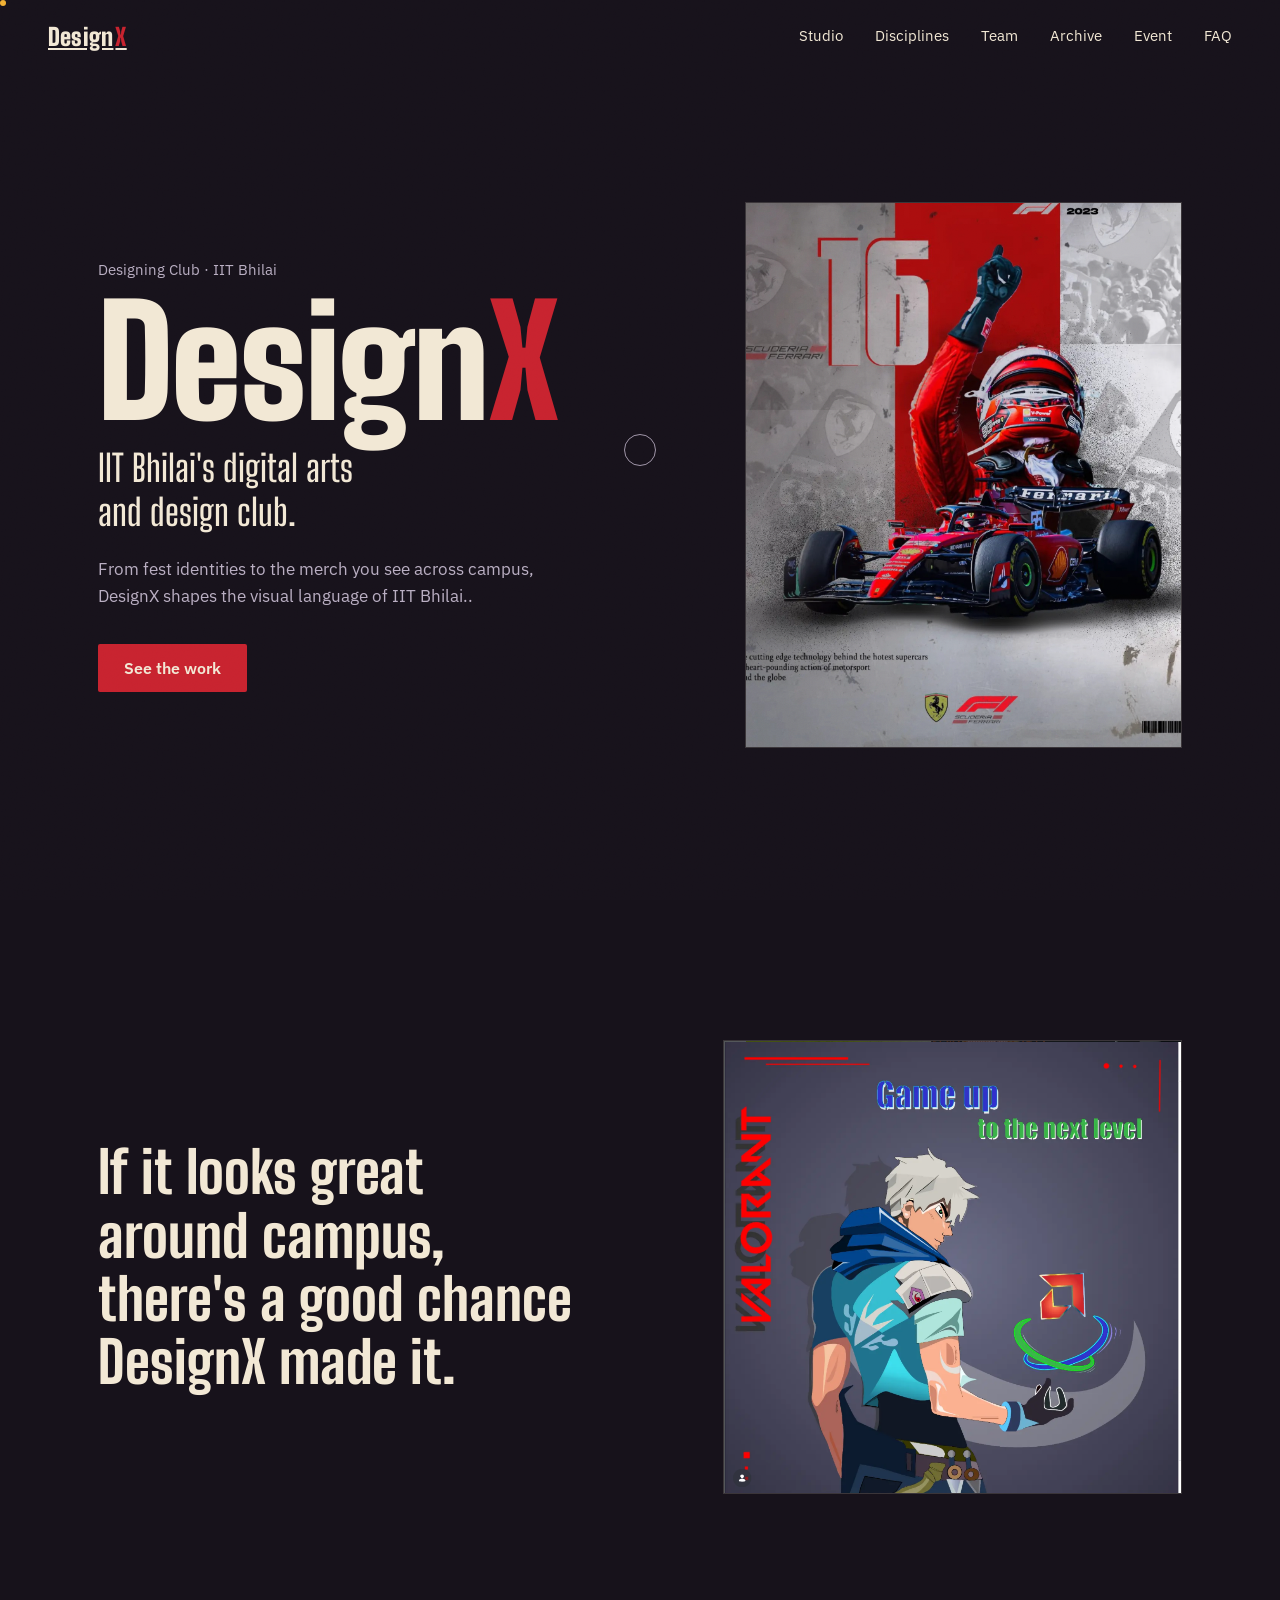
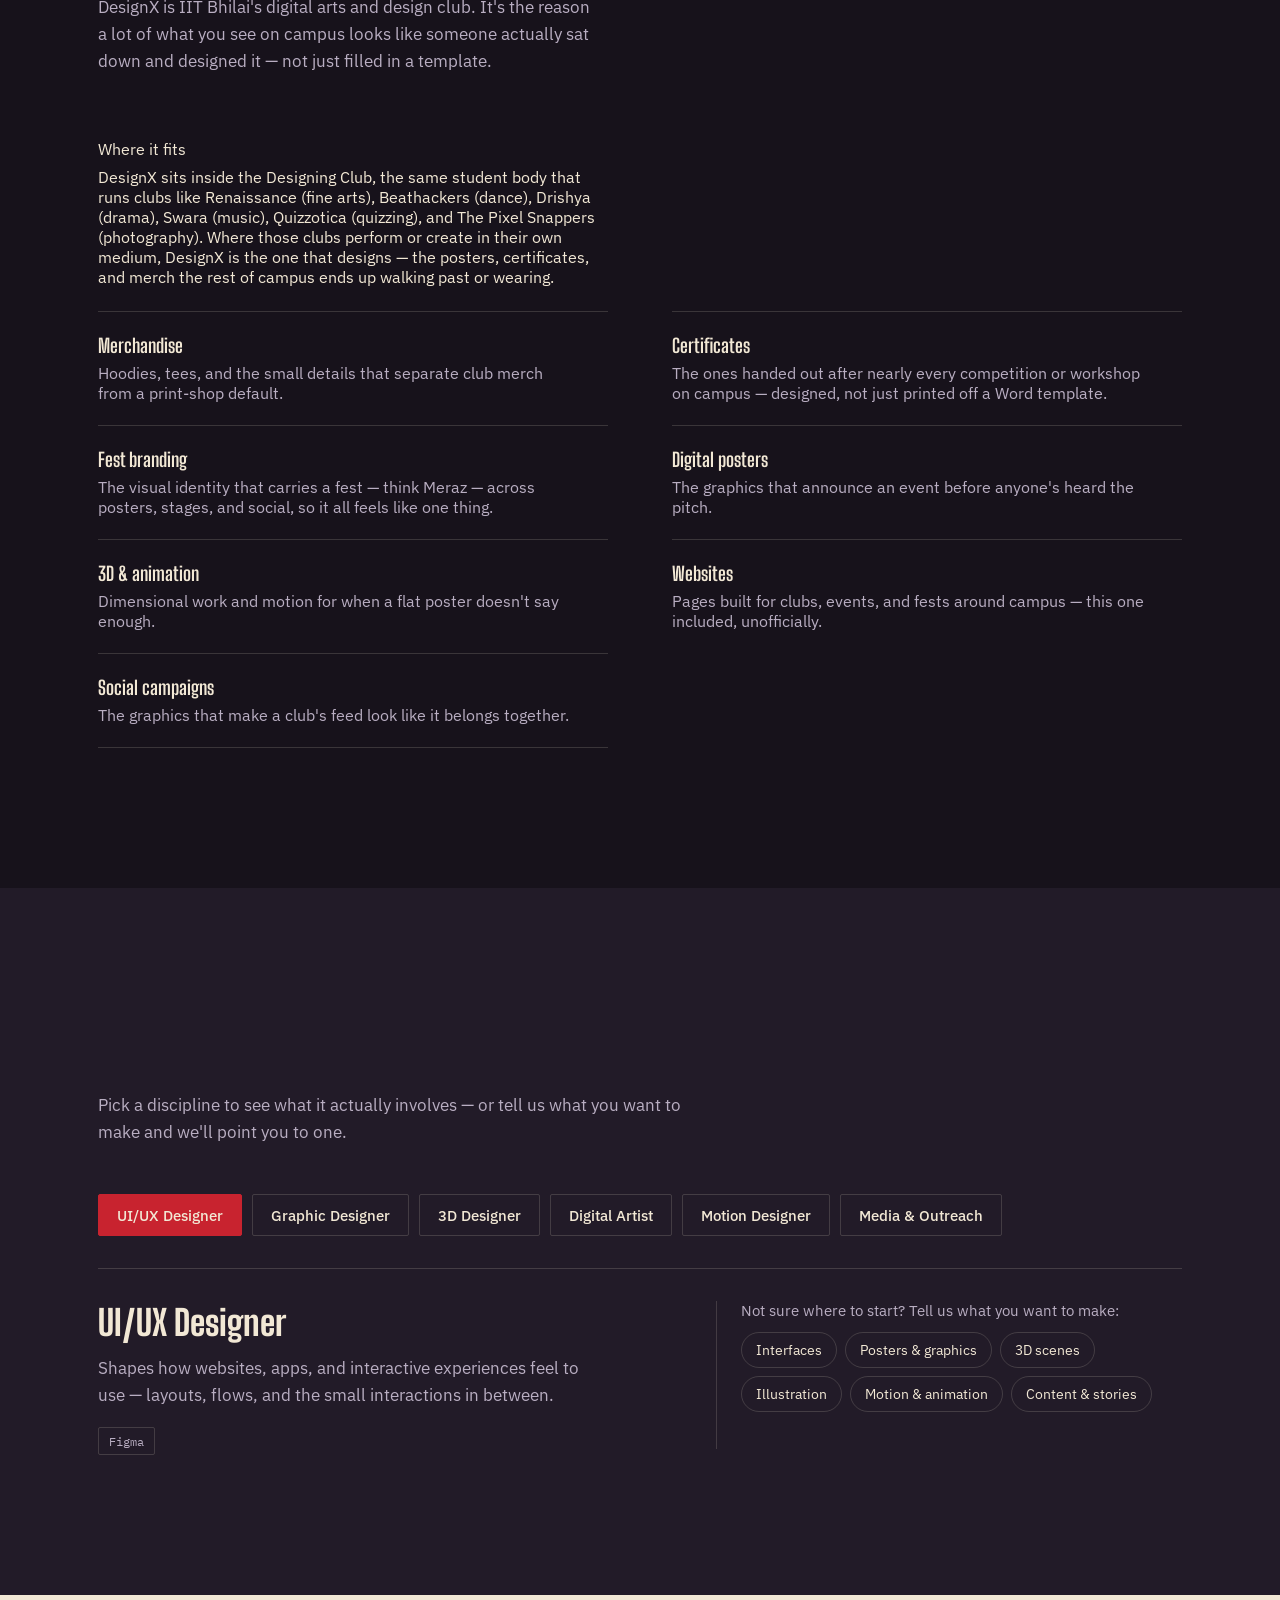
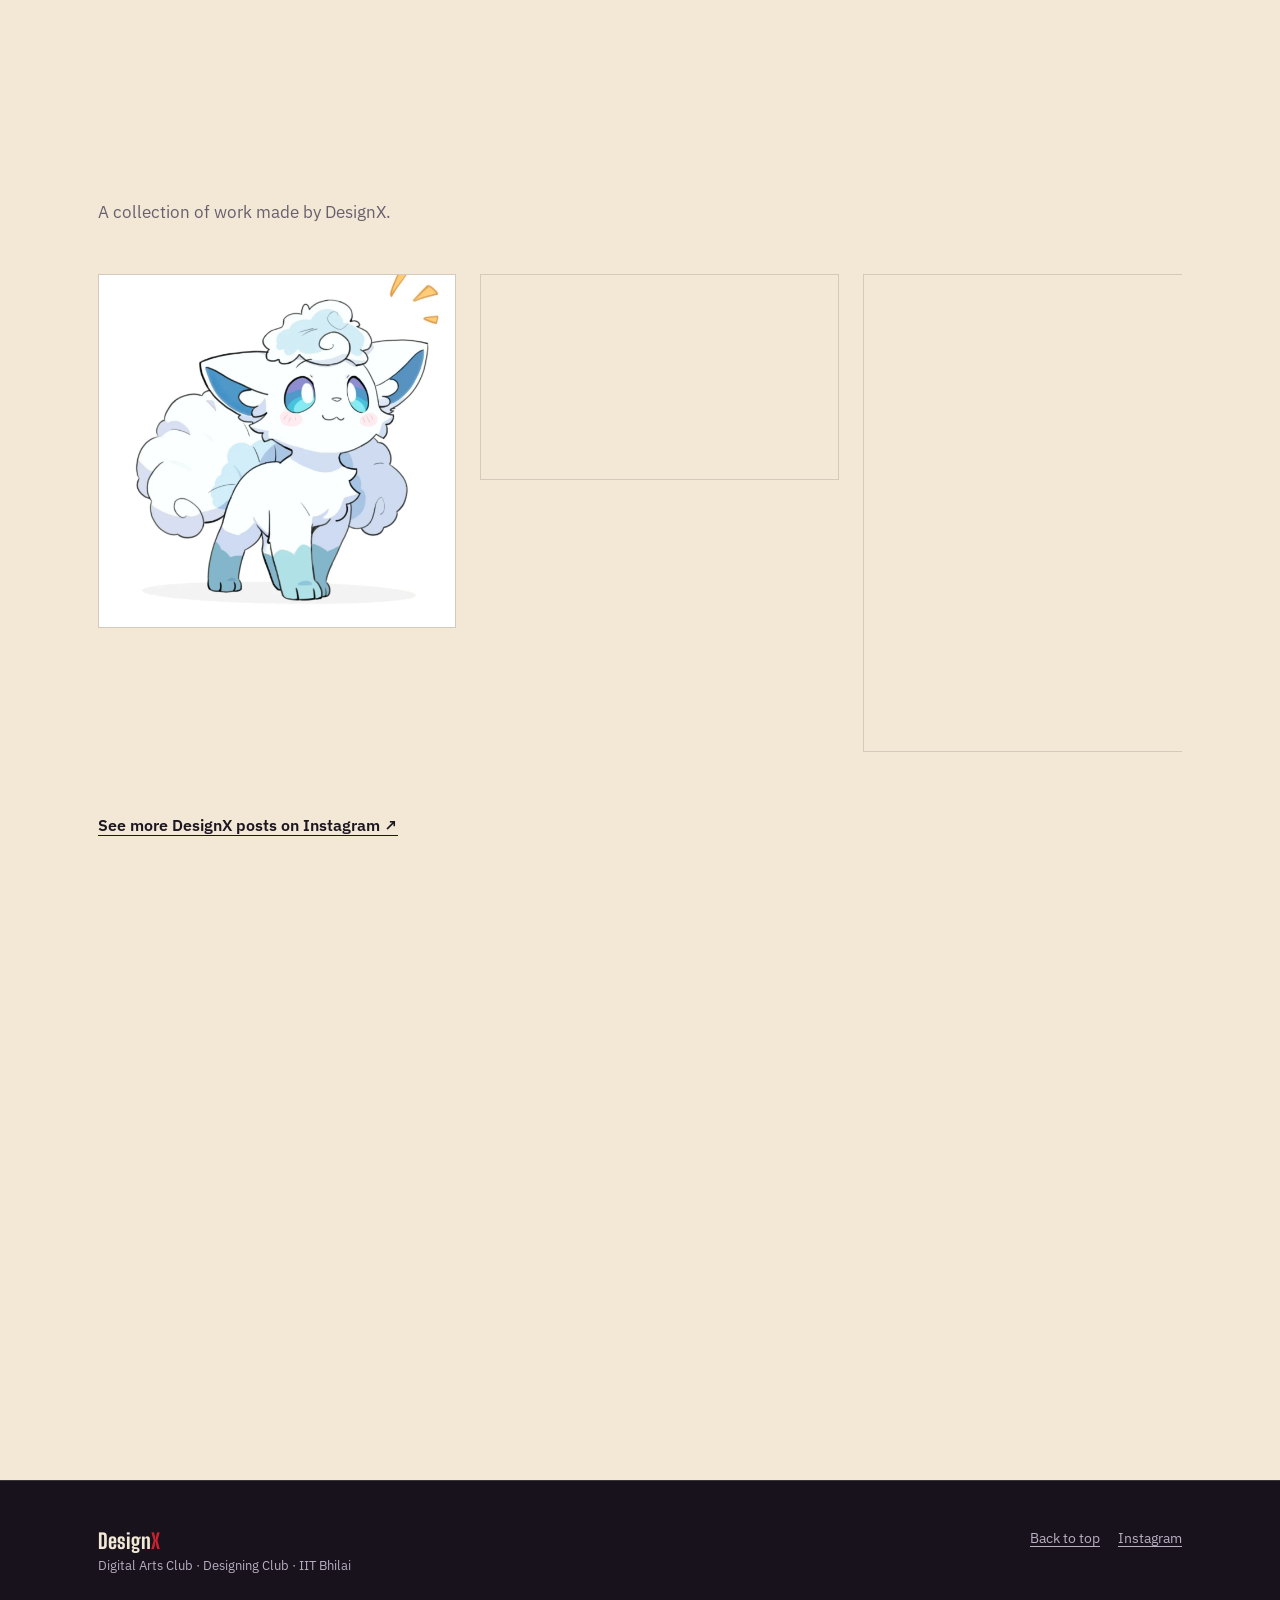
<file: index.html>
<!doctype html>
<html lang="en">
<head>
<meta charset="UTF-8">
<meta name="viewport" content="width=device-width, initial-scale=1">
<title>DesignX — Design Club of IIT Bhilai</title>
<meta name="description" content="An introduction to DesignX, the design club of IIT Bhilai — built for the HelloWorld hackathon by OpenLake.">
<meta name="theme-color" content="#17121b">

<meta property="og:type" content="website">
<meta property="og:title" content="DesignX — Design Club of IIT Bhilai">
<meta property="og:description" content="IIT Bhilai's digital arts and design club. An unofficial introduction, built for the HelloWorld hackathon.">

<link rel="icon" href="data:image/svg+xml,%3Csvg xmlns='http://www.w3.org/2000/svg' viewBox='0 0 64 64'%3E%3Crect width='64' height='64' fill='%2317121b'/%3E%3Ctext x='32' y='42' font-family='Georgia,serif' font-size='30' font-weight='700' fill='%23c8232f' text-anchor='middle'%3EDX%3C/text%3E%3C/svg%3E">

<link rel="preconnect" href="https://fonts.googleapis.com">
<link rel="preconnect" href="https://fonts.gstatic.com" crossorigin>
<link rel="preconnect" href="https://www.instagram.com">
<link href="https://fonts.googleapis.com/css2?family=Big+Shoulders+Display:wght@600;800;900&family=IBM+Plex+Sans:wght@400;500;600&family=IBM+Plex+Mono:wght@500&display=swap" rel="stylesheet">

<style>
/* ============================================================
   0. RESET
   ============================================================ */
*, *::before, *::after { box-sizing: border-box; }
html { scroll-behavior: smooth; }
@media (prefers-reduced-motion: reduce) { html { scroll-behavior: auto; } }
body, h1, h2, h3, p, ul, ol, figure { margin: 0; }
ul { padding: 0; list-style: none; }
img { max-width: 100%; display: block; }
button { font: inherit; color: inherit; background: none; border: 0; cursor: pointer; }
a { color: inherit; }
input, textarea, select { font: inherit; }

/* ============================================================
   1. DESIGN TOKENS
   ============================================================ */
:root {
  --ink:        #17121b;
  --ink-2:      #221b28;
  --ink-3:      #2c2333;
  --paper:      #f2e8d5;
  --paper-2:    #e9dcc0;
  --red:        #c8232f;
  --red-deep:   #8f1620;
  --sun:        #f2b134;
  --text-on-ink:    #f2e8d5;
  --text-on-ink-dim: #b9aec2;
  --text-on-paper:  #1c1620;
  --text-on-paper-dim: #6b5f6e;
  --line-on-ink:    rgba(242, 232, 213, 0.16);
  --line-on-paper:  rgba(28, 22, 32, 0.14);

  --display: "Big Shoulders Display", sans-serif;
  --body: "IBM Plex Sans", sans-serif;
  --mono: "IBM Plex Mono", monospace;

  --ease: cubic-bezier(.22, .61, .36, 1);
  --ease-spring: cubic-bezier(.34, 1.56, .64, 1);
  --container: 1180px;
}

html, body { background: var(--ink); }
body {
  font-family: var(--body);
  color: var(--text-on-ink);
  -webkit-font-smoothing: antialiased;
  overflow-x: hidden;
}

.wrap { max-width: var(--container); margin-inline: auto; padding-inline: 24px; }
@media (min-width: 860px) { .wrap { padding-inline: 48px; } }

/* ============================================================
   2. ACCESSIBILITY UTILITIES
   ============================================================ */
.skip-link {
  position: absolute; left: 12px; top: -48px;
  background: var(--sun); color: var(--ink);
  padding: 10px 16px; font-weight: 600; border-radius: 2px;
  z-index: 999; transition: top .2s var(--ease);
}
.skip-link:focus { top: 12px; }
:focus-visible { outline: 3px solid var(--sun); outline-offset: 3px; }
.sr-only {
  position: absolute; width: 1px; height: 1px; padding: 0; margin: -1px;
  overflow: hidden; clip: rect(0,0,0,0); white-space: nowrap; border: 0;
}

/* ============================================================
   3. GRAIN OVERLAY (subtle texture, whole page)
   ============================================================ */
.grain {
  position: fixed; inset: 0; z-index: 5;
  pointer-events: none;
  opacity: 0.05;
  mix-blend-mode: overlay;
  background-image: url("data:image/svg+xml;utf8,%3Csvg xmlns='http://www.w3.org/2000/svg' width='140' height='140'%3E%3Cfilter id='n'%3E%3CfeTurbulence type='fractalNoise' baseFrequency='0.85' numOctaves='2' stitchTiles='stitch'/%3E%3C/filter%3E%3Crect width='100%25' height='100%25' filter='url(%23n)'/%3E%3C/svg%3E");
}

/* ============================================================
   4. CUSTOM CURSOR (desktop, motion-safe only)
   ============================================================ */
body.has-custom-cursor, body.has-custom-cursor a, body.has-custom-cursor button { cursor: none; }
.cursor-dot, .cursor-ring {
  position: fixed; top: 0; left: 0;
  pointer-events: none; z-index: 300;
  border-radius: 50%;
  will-change: transform;
}
.cursor-dot { width: 6px; height: 6px; background: var(--sun); }
.cursor-ring {
  width: 32px; height: 32px;
  border: 1px solid var(--text-on-ink-dim);
  opacity: 0.85;
  transition: width .25s var(--ease), height .25s var(--ease), border-color .25s var(--ease);
}
.cursor-ring.is-active { width: 52px; height: 52px; border-color: var(--sun); }

/* ============================================================
   5. HEADER / NAV
   ============================================================ */
.site-header {
  position: fixed; inset-inline: 0; top: 0; z-index: 100;
  padding: 18px 24px;
  display: flex; align-items: center; justify-content: space-between;
  transition: background-color .35s var(--ease), padding .35s var(--ease), border-color .35s var(--ease);
  border-bottom: 1px solid transparent;
}
@media (min-width: 860px) { .site-header { padding: 22px 48px; } }
.site-header.is-scrolled {
  background: rgba(23, 18, 27, 0.92);
  backdrop-filter: blur(6px);
  padding-block: 12px;
  border-color: var(--line-on-ink);
}
.brand {
  font-family: var(--display); font-weight: 900; font-size: 1.5rem;
  letter-spacing: 0.01em; display: inline-flex; align-items: baseline; gap: 2px;
}
.brand .x { color: var(--red); }

.nav-desktop { display: none; }
@media (min-width: 860px) { .nav-desktop { display: flex; gap: 32px; font-size: 0.95rem; } }
.nav-desktop a { text-decoration: none; position: relative; padding-bottom: 4px; display: inline-block; min-width: 3ch; }
.nav-desktop a::after {
  content: ""; position: absolute; left: 0; bottom: 0; width: 100%; height: 1px;
  background: var(--red); transform: scaleX(0); transform-origin: left;
  transition: transform .3s var(--ease);
}
.nav-desktop a:hover::after, .nav-desktop a:focus-visible::after { transform: scaleX(1); }

.nav-toggle { display: inline-flex; flex-direction: column; gap: 5px; padding: 10px; margin: -10px; }
@media (min-width: 860px) { .nav-toggle { display: none; } }
.nav-toggle span { width: 22px; height: 2px; background: var(--text-on-ink); transition: transform .25s var(--ease), opacity .25s var(--ease); }
.nav-toggle[aria-expanded="true"] span:nth-child(1) { transform: translateY(7px) rotate(45deg); }
.nav-toggle[aria-expanded="true"] span:nth-child(2) { opacity: 0; }
.nav-toggle[aria-expanded="true"] span:nth-child(3) { transform: translateY(-7px) rotate(-45deg); }

.nav-mobile {
  position: fixed; inset: 0; background: var(--ink); z-index: 90;
  display: flex; flex-direction: column; justify-content: center; padding: 24px;
  transform: translateY(-100%); transition: transform .4s var(--ease);
}
.nav-mobile.is-open { transform: translateY(0); }
.nav-mobile ul { display: flex; flex-direction: column; gap: 8px; }
.nav-mobile a {
  font-family: var(--display); font-weight: 800; font-size: clamp(2rem, 10vw, 3.2rem);
  text-decoration: none; display: inline-block; padding: 6px 0;
}

/* ============================================================
   6. HERO
   ============================================================ */
.hero { min-height: 100svh; display: flex; flex-direction: column; justify-content: center; padding-top: 110px; padding-bottom: 60px; position: relative; }

.hero-grid { display: grid; grid-template-columns: 1fr; gap: 44px; align-items: center; }
@media (min-width: 960px) { .hero-grid { grid-template-columns: 1.15fr 0.85fr; gap: 56px; } }

.hero-kicker { font-size: 0.95rem; color: var(--text-on-ink-dim); margin-bottom: 18px; display: flex; align-items: center; gap: 10px; min-height: 1.4em; }
.hero-kicker .dot { width: 7px; height: 7px; border-radius: 50%; background: var(--red); flex-shrink: 0; }

.hero-mark { font-family: var(--display); font-weight: 900; line-height: 0.85; font-size: clamp(4.2rem, 15vw, 9.5rem); letter-spacing: -0.01em; will-change: transform; }
.hero-mark .x { color: var(--red); }

.hero-tagline { font-family: var(--display); font-weight: 600; font-size: clamp(1.4rem, 3.6vw, 2.3rem); max-width: 20ch; margin-top: 20px; color: var(--text-on-ink); }
[data-kinetic] .word { display: inline-block; opacity: 0; transform: translateY(0.4em); transition: opacity .5s var(--ease), transform .5s var(--ease); transition-delay: calc(var(--i, 0) * 55ms); }
[data-kinetic].is-visible .word { opacity: 1; transform: translateY(0); }
@media (prefers-reduced-motion: reduce) { [data-kinetic] .word { opacity: 1; transform: none; transition: none; } }

.hero-sub { max-width: 48ch; margin-top: 22px; font-size: 1.05rem; line-height: 1.6; color: var(--text-on-ink-dim); }

.hero-actions { display: flex; flex-wrap: wrap; gap: 14px; margin-top: 34px; }

.btn {
  display: inline-flex; align-items: center; justify-content: center;
  padding: 14px 26px; font-weight: 600; font-size: 0.98rem; border-radius: 2px;
  text-decoration: none; will-change: transform;
}
.btn-primary { background: var(--red); color: var(--paper); transition: background-color .25s var(--ease); }
.btn-primary:hover, .btn-primary:focus-visible { background: var(--red-deep); }
.btn-ghost { border: 1px solid var(--line-on-ink); color: var(--text-on-ink); transition: border-color .25s var(--ease), background-color .25s var(--ease); }
.btn-ghost:hover, .btn-ghost:focus-visible { border-color: var(--text-on-ink); background: rgba(242,232,213,0.06); }

.hero-visual { display: flex; justify-content: center; }
.hero-image { width: min(100%, 520px); aspect-ratio: 4 / 5; object-fit: cover; border: 1px solid var(--line-on-ink); }

.scroll-cue { position: absolute; bottom: 28px; left: 24px; display: flex; align-items: center; gap: 10px; font-size: 0.8rem; color: var(--text-on-ink-dim); }
@media (min-width: 860px) { .scroll-cue { left: 48px; } }
.scroll-cue .line { width: 1px; height: 26px; background: var(--text-on-ink-dim); overflow: hidden; position: relative; }
.scroll-cue .line::after {
  content: ""; position: absolute; inset: 0; background: var(--sun);
  transform: translateY(-100%); animation: scrollcue 1.8s ease-in-out infinite;
}
@keyframes scrollcue { 0% { transform: translateY(-100%); } 60% { transform: translateY(100%); } 100% { transform: translateY(100%); } }
@media (prefers-reduced-motion: reduce) { .scroll-cue .line::after { animation: none; display: none; } }

/* ============================================================
   7. SECTION SCAFFOLDING
   ============================================================ */
.section { padding-block: 96px; }
@media (min-width: 860px) { .section { padding-block: 140px; } }
.section-ink   { background: var(--ink); color: var(--text-on-ink); }
.section-ink-2 { background: var(--ink-2); color: var(--text-on-ink); }
.section-paper { background: var(--paper); color: var(--text-on-paper); }

.section-head { max-width: 62ch; margin-bottom: 48px; }
.section-title { font-family: var(--display); font-weight: 800; font-size: clamp(1.9rem, 5vw, 3rem); line-height: 1.05; }
.section-note { margin-top: 14px; font-size: 1.05rem; line-height: 1.6; }
.section-ink .section-note, .section-ink-2 .section-note { color: var(--text-on-ink-dim); }
.section-paper .section-note { color: var(--text-on-paper-dim); }

.cite { display: inline-block; margin-top: 14px; font-family: var(--mono); font-size: 0.76rem; }
.cite a { text-decoration: underline; text-underline-offset: 3px; }
.section-ink .cite, .section-ink-2 .cite { color: var(--text-on-ink-dim); }
.section-paper .cite { color: var(--text-on-paper-dim); }

[data-reveal] { opacity: 0; transform: translateY(18px); transition: opacity .7s var(--ease), transform .7s var(--ease); }
[data-reveal].is-visible { opacity: 1; transform: translateY(0); }
@media (prefers-reduced-motion: reduce) { [data-reveal] { opacity: 1; transform: none; transition: none; } }

/* masked / clip-path reveal, layered on top of data-reveal elements */
.mask-reveal { clip-path: inset(0 0 100% 0); transition: clip-path .8s var(--ease); }
.mask-reveal.is-visible { clip-path: inset(0 0 0% 0); }
@media (prefers-reduced-motion: reduce) { .mask-reveal { clip-path: none; transition: none; } }

/* ============================================================
   8. STATEMENT SECTION
   ============================================================ */
.statement { font-family: var(--display); font-weight: 800; font-size: clamp(1.9rem, 6vw, 3.6rem); line-height: 1.1; max-width: 18ch; }

.work-grid { margin-top: 64px; display: grid; gap: 0; grid-template-columns: 1fr; }
@media (min-width: 860px) { .work-grid { grid-template-columns: 1fr 1fr; column-gap: 64px; } }
.statement-grid { display: grid; grid-template-columns: 1fr; gap: 32px; align-items: center; }
@media (min-width: 860px) { .statement-grid { grid-template-columns: 1.1fr .9fr; gap: 64px; } }
.section-image { display: block; width: 100%; height: auto; border: 1px solid var(--line-on-ink); }

.work-row { padding-block: 22px; border-top: 1px solid var(--line-on-ink); display: grid; grid-template-columns: 1fr; gap: 6px; }
.work-row:last-child { border-bottom: 1px solid var(--line-on-ink); }
.work-row .label { font-family: var(--display); font-weight: 700; font-size: 1.2rem; }
.work-row .desc { color: var(--text-on-ink-dim); font-size: 0.98rem; max-width: 48ch; }

/* ============================================================
   9. DISCIPLINES
   ============================================================ */
.tablist { display: flex; flex-wrap: wrap; gap: 10px; margin-bottom: 32px; }
.tab {
  padding: 10px 18px; border: 1px solid var(--line-on-ink); border-radius: 2px;
  font-size: 0.95rem; font-weight: 500;
  transition: background-color .25s var(--ease), border-color .25s var(--ease), color .25s var(--ease), transform .3s var(--ease-spring);
}
.tab[aria-selected="true"] { background: var(--red); border-color: var(--red); color: var(--paper); }
.tab:not([aria-selected="true"]):hover, .tab:not([aria-selected="true"]):focus-visible { border-color: var(--text-on-ink); transform: translateY(-2px); }

.tabpanel { border-top: 1px solid var(--line-on-ink); padding-top: 32px; display: grid; gap: 20px; }
@media (min-width: 860px) { .tabpanel { grid-template-columns: 1.1fr 0.9fr; gap: 48px; align-items: start; } }
.tabpanel-title { font-family: var(--display); font-weight: 800; font-size: clamp(1.6rem, 3.4vw, 2.2rem); margin-bottom: 12px; }
.tabpanel-desc { color: var(--text-on-ink-dim); font-size: 1.05rem; line-height: 1.6; max-width: 50ch; }
.tool-tags { display: flex; flex-wrap: wrap; gap: 8px; margin-top: 18px; }
.tool-tag { font-family: var(--mono); font-size: 0.78rem; padding: 5px 10px; border: 1px solid var(--line-on-ink); border-radius: 2px; color: var(--text-on-ink-dim); }
.tabpanel-quiz { border-left: 1px solid var(--line-on-ink); padding-left: 24px; }
@media (max-width: 859px) { .tabpanel-quiz { border-left: none; border-top: 1px solid var(--line-on-ink); padding-left: 0; padding-top: 20px; } }
.tabpanel-quiz-label { font-size: 0.92rem; color: var(--text-on-ink-dim); margin-bottom: 12px; }
.quiz-options { display: flex; flex-wrap: wrap; gap: 8px; }
.quiz-chip {
  padding: 8px 14px; border: 1px solid var(--line-on-ink); border-radius: 999px; font-size: 0.88rem;
  transition: border-color .2s var(--ease), transform .3s var(--ease-spring);
}
.quiz-chip:hover, .quiz-chip:focus-visible { border-color: var(--sun); transform: translateY(-2px); }
.quiz-result { margin-top: 16px; font-size: 0.95rem; color: var(--sun); min-height: 1.4em; }

/* ============================================================
   10. INSTAGRAM EMBEDS (core team + hero visual)
   ============================================================ */
.ig-embed-wrap { display: flex; justify-content: center; width: 100%; }
.ig-embed-wrap :global, .ig-embed-wrap blockquote.instagram-media { margin: 0 auto !important; max-width: 100% !important; }
.artwork-grid { display: grid; grid-template-columns: 1fr; gap: 24px; }
@media (min-width: 760px) { .artwork-grid { grid-template-columns: repeat(2, minmax(0, 1fr)); gap: 32px; } }
.artwork-card { min-width: 0; }
.artwork-image { width: 100%; height: auto; border: 1px solid var(--line-on-paper); }
.artwork-more { margin-top: 36px; }
.artwork-more a { color: var(--text-on-paper); font-weight: 600; text-underline-offset: 4px; }
.ig-fallback {
  display: block; padding: 40px 24px; text-align: center;
  border: 1px dashed var(--line-on-ink); border-radius: 4px;
  color: var(--text-on-ink-dim); text-decoration: underline; text-underline-offset: 3px;
  width: 100%; max-width: 420px;
}

/* ============================================================
   11. ARCHIVE
   ============================================================ */
/* ============================================================
   12. VORTEX / EVENT POSTER
   ============================================================ */
.poster {
  background: var(--red); color: var(--paper); border-radius: 4px; padding: 48px 28px;
  position: relative; overflow: hidden;
  transition: transform .5s var(--ease-spring);
}
@media (min-width: 860px) { .poster { padding: 72px 64px; } }
.poster-eyebrow { font-family: var(--mono); font-size: 0.8rem; color: rgba(242,232,213,0.8); margin-bottom: 18px; }
.poster-title { font-family: var(--display); font-weight: 900; font-size: clamp(3.2rem, 13vw, 7rem); line-height: 0.9; }
.poster-sub { font-family: var(--display); font-weight: 600; font-size: clamp(1.1rem, 2.6vw, 1.5rem); margin-top: 18px; max-width: 30ch; }
.poster-desc { margin-top: 20px; max-width: 52ch; color: rgba(242,232,213,0.85); line-height: 1.6; }
.poster-band { position: absolute; right: -10%; bottom: -18%; width: 60%; aspect-ratio: 1; border: 22px solid rgba(242,232,213,0.12); border-radius: 50%; will-change: transform; }

/* ============================================================
   13. TOOLKIT
   ============================================================ */
.tool-wall { display: flex; flex-wrap: wrap; gap: 12px; }
.tool-chip {
  position: relative; border: 1px solid var(--line-on-ink); border-radius: 2px; padding: 18px 22px;
  font-family: var(--display); font-weight: 700; font-size: 1.15rem; cursor: default;
  transition: border-color .25s var(--ease), background-color .25s var(--ease), transform .5s var(--ease-spring);
  transform-style: preserve-3d;
}
.tool-chip:hover, .tool-chip:focus-within { border-color: var(--sun); background: rgba(242,177,52,0.06); }
.tool-chip .note { display: block; font-family: var(--body); font-weight: 400; font-size: 0.82rem; color: var(--text-on-ink-dim); margin-top: 6px; max-width: 22ch; }

/* ============================================================
   14. FAQ (reuses work-row visual language)
   ============================================================ */

/* ============================================================
   15. FOLLOW CTA
   ============================================================ */
.follow-cta { text-align: center; }
.follow-cta .section-title { margin-inline: auto; }
.follow-cta .section-note { margin-inline: auto; max-width: 52ch; }
.follow-cta .btn { margin-top: 28px; }

/* ============================================================
   16. FOOTER
   ============================================================ */
.site-footer { padding-block: 48px; border-top: 1px solid var(--line-on-ink); font-size: 0.88rem; color: var(--text-on-ink-dim); }
.footer-top { display: flex; flex-wrap: wrap; justify-content: space-between; gap: 20px; align-items: flex-start; margin-bottom: 24px; }
.footer-brand { font-family: var(--display); font-weight: 800; font-size: 1.3rem; color: var(--text-on-ink); }
.footer-brand small { display: block; font-family: var(--body); font-weight: 400; font-size: 0.8rem; color: var(--text-on-ink-dim); margin-top: 4px; }
.footer-links { display: flex; gap: 18px; flex-wrap: wrap; }
.footer-links a { text-decoration: underline; text-underline-offset: 3px; }
.footer-disclaimer { max-width: 70ch; line-height: 1.6; padding-top: 20px; border-top: 1px solid var(--line-on-ink); }

/* ============================================================
   17. TOAST (easter egg)
   ============================================================ */
.toast {
  position: fixed; left: 50%; bottom: 28px; transform: translate(-50%, 20px);
  background: var(--sun); color: var(--ink); padding: 12px 20px; border-radius: 2px;
  font-size: 0.9rem; font-weight: 600; opacity: 0; pointer-events: none;
  transition: opacity .3s var(--ease), transform .3s var(--ease);
  z-index: 200; max-width: 90vw; text-align: center;
}
.toast.is-shown { opacity: 1; transform: translate(-50%, 0); }
</style>
<link rel="stylesheet" href="enhancements.css">
</head>
<body>

<a class="skip-link" href="#main">Skip to content</a>
<div class="grain" aria-hidden="true"></div>

<!-- =================== HEADER =================== -->
<header class="site-header" id="siteHeader">
  <a href="#top" class="brand" aria-label="DesignX — back to top">Design<span class="x">X</span></a>

  <nav class="nav-desktop" aria-label="Primary">
    <a href="studio.html">Studio</a>
    <a href="disciplines.html">Disciplines</a>
    <a href="team.html">Team</a>
    <a href="archive.html">Archive</a>
    <a href="event.html">Event</a>
    <a href="faq.html">FAQ</a>
  </nav>

  <button class="nav-toggle" id="navToggle" aria-expanded="false" aria-controls="navMobile" aria-label="Open menu">
    <span></span><span></span><span></span>
  </button>
</header>

<nav class="nav-mobile" id="navMobile" aria-label="Mobile" hidden>
  <ul>
    <li><a href="studio.html">Studio</a></li>
    <li><a href="disciplines.html">Disciplines</a></li>
    <li><a href="team.html">Team</a></li>
    <li><a href="archive.html">Archive</a></li>
    <li><a href="event.html">Event</a></li>
    <li><a href="faq.html">FAQ</a></li>
  </ul>
</nav>

<main id="main">

  <!-- =================== HERO =================== -->
  <section class="hero wrap" id="top">
    <div class="hero-grid">
      <div class="hero-content">
        <p class="hero-kicker" id="heroKicker"><span class="dot" aria-hidden="true"></span>Designing Club · IIT Bhilai</p>
        <h1 class="hero-mark" id="heroMark">Design<span class="x">X</span></h1>
        <p class="hero-tagline" data-kinetic>
          <span class="word" style="--i:0">IIT</span>
          <span class="word" style="--i:1">Bhilai's</span>
          <span class="word" style="--i:2">digital</span>
          <span class="word" style="--i:3">arts</span>
          <span class="word" style="--i:4">and</span>
          <span class="word" style="--i:5">design</span>
          <span class="word" style="--i:6">club.</span>
        </p>
        <p class="hero-sub">From fest identities to the merch you see across campus, DesignX shapes the visual language of IIT Bhilai..</p>
        <div class="hero-actions">
          <a class="btn btn-primary" data-magnetic href="#archive">See the work</a>
        </div>
      </div>

      <div class="hero-visual">
        <img class="hero-image" src="Frontpage.PNG" alt="DesignX front page artwork" data-reveal>
      </div>
    </div>
  </section>

  <!-- =================== WHAT DESIGNX DOES =================== -->
  <section class="section section-ink" id="studio">
    <div class="wrap">
      <div class="statement-grid">
      <h2 class="statement" data-kinetic>
        <span class="word" style="--i:0">If</span>
        <span class="word" style="--i:1">it</span>
        <span class="word" style="--i:2">looks</span>
        <span class="word" style="--i:3">great</span>
        <span class="word" style="--i:4">around</span>
        <span class="word" style="--i:5">campus,</span>
        <span class="word" style="--i:6">there's</span>
        <span class="word" style="--i:7">a</span>
        <span class="word" style="--i:8">good</span>
        <span class="word" style="--i:9">chance</span>
        <span class="word" style="--i:10">DesignX</span>
        <span class="word" style="--i:11">made</span>
        <span class="word" style="--i:12">it.</span>
      </h2>
      <img class="section-image" src="next.PNG" alt="DesignX creative work" data-reveal>
      </div>

      <div class="work-grid">
        <div>
          <p class="section-note" data-reveal style="max-width:50ch; margin-top:36px;">
            DesignX is IIT Bhilai's digital arts and design club. It's the reason a lot of what you see on campus looks like someone actually sat down and designed it — not just filled in a template.
          </p>
        </div>
      </div>

      <div class="work-grid" data-reveal>
        <div>
          <p class="label" style="margin-bottom:8px;">Where it fits</p>
          <p class="desc" style="max-width:56ch;">
            DesignX sits inside the Designing Club, the same student body that runs clubs like Renaissance
            (fine arts), Beathackers (dance), Drishya (drama), Swara (music), Quizzotica (quizzing), and The
            Pixel Snappers (photography). Where those clubs perform or create in their own medium, DesignX is
            the one that designs — the posters, certificates, and merch the rest of campus ends up walking
            past or wearing.
          </p>
        </div>
      </div>

      <div class="work-grid" data-reveal style="margin-top:24px;">
        <div class="work-row">
          <p class="label">Merchandise</p>
          <p class="desc">Hoodies, tees, and the small details that separate club merch from a print-shop default.</p>
        </div>
        <div class="work-row">
          <p class="label">Certificates</p>
          <p class="desc">The ones handed out after nearly every competition or workshop on campus — designed, not just printed off a Word template.</p>
        </div>
        <div class="work-row">
          <p class="label">Fest branding</p>
          <p class="desc">The visual identity that carries a fest — think Meraz — across posters, stages, and social, so it all feels like one thing.</p>
        </div>
        <div class="work-row">
          <p class="label">Digital posters</p>
          <p class="desc">The graphics that announce an event before anyone's heard the pitch.</p>
        </div>
        <div class="work-row">
          <p class="label">3D &amp; animation</p>
          <p class="desc">Dimensional work and motion for when a flat poster doesn't say enough.</p>
        </div>
        <div class="work-row">
          <p class="label">Websites</p>
          <p class="desc">Pages built for clubs, events, and fests around campus — this one included, unofficially.</p>
        </div>
        <div class="work-row">
          <p class="label">Social campaigns</p>
          <p class="desc">The graphics that make a club's feed look like it belongs together.</p>
        </div>
      </div>
    </div>
  </section>

  <!-- =================== DISCIPLINES =================== -->
  <section class="section section-ink-2" id="disciplines">
    <div class="wrap">
      <div class="section-head" data-reveal>
        <h2 class="section-title mask-reveal">Six ways to make things here</h2>
        <p class="section-note">Pick a discipline to see what it actually involves — or tell us what you want to make and we'll point you to one.</p>
      </div>

      <div class="tablist" role="tablist" aria-label="Disciplines" id="tablist" data-reveal>
        <button class="tab" role="tab" aria-selected="true" aria-controls="tabpanel" id="tab-uiux" data-desc="Shapes how websites, apps, and interactive experiences feel to use — layouts, flows, and the small interactions in between." data-tools="Figma">UI/UX Designer</button>
        <button class="tab" role="tab" aria-selected="false" aria-controls="tabpanel" id="tab-graphic" data-desc="Builds the posters, layouts, and print pieces that carry a message at a glance." data-tools="Illustrator, Photoshop">Graphic Designer</button>
        <button class="tab" role="tab" aria-selected="false" aria-controls="tabpanel" id="tab-3d" data-desc="Creates dimensional scenes and objects for when flat design isn't enough." data-tools="Blender">3D Designer</button>
        <button class="tab" role="tab" aria-selected="false" aria-controls="tabpanel" id="tab-digitalart" data-desc="Illustrates original artwork and visual style for campaigns and covers." data-tools="Photoshop, Illustrator">Digital Artist</button>
        <button class="tab" role="tab" aria-selected="false" aria-controls="tabpanel" id="tab-motion" data-desc="Brings static design to life — animated posters, transitions, motion for reels and events." data-tools="">Motion Designer</button>
        <button class="tab" role="tab" aria-selected="false" aria-controls="tabpanel" id="tab-media" data-desc="Runs the content, coordination, and communication that gets the work in front of people." data-tools="">Media &amp; Outreach</button>
      </div>

      <div class="tabpanel" role="tabpanel" id="tabpanel" data-reveal>
        <div>
          <h3 class="tabpanel-title" id="panelTitle">UI/UX Designer</h3>
          <p class="tabpanel-desc" id="panelDesc">Shapes how websites, apps, and interactive experiences feel to use — layouts, flows, and the small interactions in between.</p>
          <div class="tool-tags" id="panelTools" aria-label="Tools you might use">
            <span class="tool-tag">Figma</span>
          </div>
        </div>
        <div class="tabpanel-quiz">
          <p class="tabpanel-quiz-label">Not sure where to start? Tell us what you want to make:</p>
          <div class="quiz-options">
            <button class="quiz-chip" data-target="tab-uiux">Interfaces</button>
            <button class="quiz-chip" data-target="tab-graphic">Posters &amp; graphics</button>
            <button class="quiz-chip" data-target="tab-3d">3D scenes</button>
            <button class="quiz-chip" data-target="tab-digitalart">Illustration</button>
            <button class="quiz-chip" data-target="tab-motion">Motion &amp; animation</button>
            <button class="quiz-chip" data-target="tab-media">Content &amp; stories</button>
          </div>
          <p class="quiz-result" id="quizResult" aria-live="polite"></p>
        </div>
      </div>
    </div>
  </section>

  <!-- =================== ARTWORKS =================== -->
  <section class="section section-paper horizontal-section" id="archive">
    <div class="wrap">
      <div class="section-head" data-reveal>
        <h2 class="section-title mask-reveal">Artworks</h2>
        <p class="section-note">A collection of work made by DesignX.</p>
      </div>

      <div class="horizontal-viewport">
      <div class="artwork-grid" data-horizontal-gallery>
        <div class="artwork-card"><img class="artwork-image" src="images/Artworks/2.PNG" alt="DesignX artwork 2"></div>
        <div class="artwork-card"><img class="artwork-image" src="images/Artworks/3.PNG" alt="DesignX artwork 3"></div>
        <div class="artwork-card"><img class="artwork-image" src="images/Artworks/4.PNG" alt="DesignX artwork 4"></div>
        <div class="artwork-card"><img class="artwork-image" src="images/Artworks/5.PNG" alt="DesignX artwork 5"></div>
        <div class="artwork-card"><img class="artwork-image" src="images/Artworks/6.PNG" alt="DesignX artwork 6"></div>
        <div class="artwork-card"><img class="artwork-image" src="images/Artworks/8.PNG" alt="DesignX artwork 8"></div>
        <div class="artwork-card"><img class="artwork-image" src="images/Artworks/9.PNG" alt="DesignX artwork 9"></div>
        <div class="artwork-card"><img class="artwork-image" src="images/Artworks/10.PNG" alt="DesignX artwork 10"></div>
        <div class="artwork-card"><img class="artwork-image" src="images/Artworks/11.PNG" alt="DesignX artwork 11"></div>
        <div class="artwork-card"><img class="artwork-image" src="images/Artworks/12.PNG" alt="DesignX artwork 12"></div>
        <div class="artwork-card"><img class="artwork-image" src="images/Artworks/13.PNG" alt="DesignX artwork 13"></div>
        <div class="artwork-card"><img class="artwork-image" src="images/Artworks/14.PNG" alt="DesignX artwork 14"></div>
        <div class="artwork-card"><img class="artwork-image" src="images/Artworks/Capture.PNG" alt="DesignX artwork capture"></div>
      </div>
      </div>
      <p class="artwork-more"><a href="https://www.instagram.com/designx_iitbhilai/" target="_blank" rel="noopener">See more DesignX posts on Instagram ↗</a></p>
    </div>
  </section>

</main>

<!-- =================== FOOTER =================== -->
<footer class="site-footer">
  <div class="wrap">
    <div class="footer-top">
      <div class="footer-brand">
        Design<span style="color:var(--red)">X</span>
        <small>Digital Arts Club · Designing Club · IIT Bhilai</small>
      </div>
      <div class="footer-links">
        <a href="#top">Back to top</a>
        <a href="https://www.instagram.com/designx_iitbhilai/" target="_blank" rel="noopener">Instagram</a>
      </div>
    </div>
  </div>
</footer>

<div class="toast" id="toast" role="status" aria-live="polite"></div>

<script>
(function () {
  "use strict";

  var reduceMotion = window.matchMedia("(prefers-reduced-motion: reduce)").matches;
  var isCoarsePointer = window.matchMedia("(hover: none), (pointer: coarse)").matches;

  /* ---------- footer year ---------- */
  var yearEl = document.getElementById("year");
  if (yearEl) yearEl.textContent = new Date().getFullYear();

  /* ---------- header scroll state ---------- */
  var header = document.getElementById("siteHeader");
  function onScroll() {
    if (window.scrollY > 40) header.classList.add("is-scrolled");
    else header.classList.remove("is-scrolled");
  }
  document.addEventListener("scroll", onScroll, { passive: true });
  onScroll();

  /* ---------- mobile nav ---------- */
  var navToggle = document.getElementById("navToggle");
  var navMobile = document.getElementById("navMobile");
  function closeMobileNav() {
    navMobile.classList.remove("is-open");
    navToggle.setAttribute("aria-expanded", "false");
    navToggle.setAttribute("aria-label", "Open menu");
    setTimeout(function () { navMobile.hidden = true; }, 350);
  }
  function openMobileNav() {
    navMobile.hidden = false;
    requestAnimationFrame(function () { navMobile.classList.add("is-open"); });
    navToggle.setAttribute("aria-expanded", "true");
    navToggle.setAttribute("aria-label", "Close menu");
  }
  navToggle.addEventListener("click", function () {
    var isOpen = navToggle.getAttribute("aria-expanded") === "true";
    if (isOpen) closeMobileNav(); else openMobileNav();
  });
  navMobile.querySelectorAll("a").forEach(function (a) { a.addEventListener("click", closeMobileNav); });
  document.addEventListener("keydown", function (e) {
    if (e.key === "Escape" && navToggle.getAttribute("aria-expanded") === "true") closeMobileNav();
  });

  /* ---------- scroll reveal (opacity/translate + clip-path mask) ---------- */
  var revealTargets = document.querySelectorAll("[data-reveal]");
  var kineticTargets = document.querySelectorAll("[data-kinetic]");

  if (reduceMotion || !("IntersectionObserver" in window)) {
    revealTargets.forEach(function (el) { el.classList.add("is-visible"); });
    kineticTargets.forEach(function (el) { el.classList.add("is-visible"); });
  } else {
    var io = new IntersectionObserver(function (entries) {
      entries.forEach(function (entry) {
        if (entry.isIntersecting) {
          entry.target.classList.add("is-visible");
          io.unobserve(entry.target);
        }
      });
    }, { threshold: 0.2 });
    revealTargets.forEach(function (el) { io.observe(el); });
    kineticTargets.forEach(function (el) { io.observe(el); });
  }

  /* ---------- disciplines tabs ---------- */
  var tabs = Array.prototype.slice.call(document.querySelectorAll("#tablist .tab"));
  var panelTitle = document.getElementById("panelTitle");
  var panelDesc = document.getElementById("panelDesc");
  var panelTools = document.getElementById("panelTools");

  function selectTab(tab) {
    tabs.forEach(function (t) { t.setAttribute("aria-selected", t === tab ? "true" : "false"); });
    panelTitle.textContent = tab.textContent;
    panelDesc.textContent = tab.getAttribute("data-desc");
    var toolsStr = tab.getAttribute("data-tools") || "";
    panelTools.innerHTML = "";
    if (toolsStr.trim().length) {
      toolsStr.split(",").forEach(function (t) {
        var span = document.createElement("span");
        span.className = "tool-tag";
        span.textContent = t.trim();
        panelTools.appendChild(span);
      });
    } else {
      var span = document.createElement("span");
      span.className = "tool-tag";
      span.textContent = "Tools vary by project";
      panelTools.appendChild(span);
    }
  }
  tabs.forEach(function (tab, i) {
    tab.addEventListener("click", function () { selectTab(tab); });
    tab.addEventListener("keydown", function (e) {
      var next = null;
      if (e.key === "ArrowRight") next = tabs[(i + 1) % tabs.length];
      if (e.key === "ArrowLeft") next = tabs[(i - 1 + tabs.length) % tabs.length];
      if (next) { next.focus(); selectTab(next); e.preventDefault(); }
    });
  });

  /* ---------- quiz chips ---------- */
  var quizChips = document.querySelectorAll(".quiz-chip");
  var quizResult = document.getElementById("quizResult");
  quizChips.forEach(function (chip) {
    chip.addEventListener("click", function () {
      var targetId = chip.getAttribute("data-target");
      var targetTab = document.getElementById(targetId);
      if (!targetTab) return;
      selectTab(targetTab);
      quizResult.textContent = "That's probably " + targetTab.textContent + ". Have a look on the left.";
      document.getElementById("disciplines").scrollIntoView({ behavior: reduceMotion ? "auto" : "smooth", block: "start" });
    });
  });

  /* ---------- magnetic buttons (desktop, motion-safe only) ---------- */
  if (!reduceMotion && !isCoarsePointer) {
    document.querySelectorAll("[data-magnetic]").forEach(function (btn) {
      btn.addEventListener("mousemove", function (e) {
        var rect = btn.getBoundingClientRect();
        var x = e.clientX - rect.left - rect.width / 2;
        var y = e.clientY - rect.top - rect.height / 2;
        btn.style.transition = "none";
        btn.style.transform = "translate(" + (x * 0.18) + "px," + (y * 0.28) + "px)";
      });
      btn.addEventListener("mouseleave", function () {
        btn.style.transition = "transform .5s var(--ease-spring)";
        btn.style.transform = "translate(0,0)";
      });
    });
  }

  /* ---------- 3D tilt / perspective on hover (desktop, motion-safe only) ---------- */
  if (!reduceMotion && !isCoarsePointer) {
    document.querySelectorAll("[data-tilt]").forEach(function (el) {
      el.addEventListener("mousemove", function (e) {
        var r = el.getBoundingClientRect();
        var px = (e.clientX - r.left) / r.width - 0.5;
        var py = (e.clientY - r.top) / r.height - 0.5;
        el.style.transition = "none";
        el.style.transform = "perspective(700px) rotateX(" + (py * -7) + "deg) rotateY(" + (px * 7) + "deg)";
      });
      el.addEventListener("mouseleave", function () {
        el.style.transition = "transform .6s var(--ease-spring)";
        el.style.transform = "perspective(700px) rotateX(0) rotateY(0)";
      });
    });
  }

  /* ---------- scroll-linked parallax ---------- */
  if (!reduceMotion) {
    var heroMark = document.getElementById("heroMark");
    var posterBand = document.getElementById("posterBand");
    var ticking = false;
    function updateParallax() {
      var y = window.scrollY;
      if (heroMark) heroMark.style.transform = "translateY(" + (y * 0.08) + "px)";
      if (posterBand) posterBand.style.transform = "translateY(" + (-y * 0.04) + "px)";
      ticking = false;
    }
    document.addEventListener("scroll", function () {
      if (!ticking) { requestAnimationFrame(updateParallax); ticking = true; }
    }, { passive: true });
  }

  /* ---------- text scramble ---------- */
  var SCRAMBLE_CHARS = "ABCDEFGHIJKLMNOPQRSTUVWXYZ0123456789";
  function scrambleTo(el, text, duration) {
    var start = null;
    function step(ts) {
      if (!start) start = ts;
      var progress = Math.min((ts - start) / duration, 1);
      var revealCount = Math.floor(progress * text.length);
      var out = "";
      for (var i = 0; i < text.length; i++) {
        if (i < revealCount || text.charAt(i) === " " || text.charAt(i) === "\u00B7") out += text.charAt(i);
        else out += SCRAMBLE_CHARS.charAt(Math.floor(Math.random() * SCRAMBLE_CHARS.length));
      }
      el.textContent = out;
      if (progress < 1) requestAnimationFrame(step);
      else el.textContent = text;
    }
    requestAnimationFrame(step);
  }
  if (!reduceMotion) {
    var kicker = document.getElementById("heroKicker");
    if (kicker) {
      var dotEl = kicker.querySelector(".dot");
      var kickerText = "Designing Club \u00B7 IIT Bhilai";
      window.addEventListener("load", function () {
        scrambleTo(kicker, kickerText, 700);
        setTimeout(function () {
          if (!kicker.querySelector(".dot")) {
            kicker.innerHTML = "";
            kicker.appendChild(dotEl || document.createElement("span"));
            kicker.appendChild(document.createTextNode(kickerText));
          }
        }, 750);
      });
    }
    document.querySelectorAll(".nav-desktop a").forEach(function (link) {
      var original = link.textContent;
      link.addEventListener("mouseenter", function () { scrambleTo(link, original, 320); });
    });
  }

  /* ---------- custom smooth-following cursor (desktop, motion-safe only) ---------- */
  if (!reduceMotion && !isCoarsePointer && window.matchMedia("(pointer: fine)").matches) {
    document.body.classList.add("has-custom-cursor");
    var dot = document.createElement("div");
    dot.className = "cursor-dot";
    var ring = document.createElement("div");
    ring.className = "cursor-ring";
    document.body.appendChild(dot);
    document.body.appendChild(ring);

    var mouseX = window.innerWidth / 2, mouseY = window.innerHeight / 2;
    var ringX = mouseX, ringY = mouseY;

    document.addEventListener("mousemove", function (e) {
      mouseX = e.clientX; mouseY = e.clientY;
      dot.style.transform = "translate(" + mouseX + "px," + mouseY + "px) translate(-50%,-50%)";
    });

    function cursorLoop() {
      ringX += (mouseX - ringX) * 0.18;
      ringY += (mouseY - ringY) * 0.18;
      ring.style.transform = "translate(" + ringX + "px," + ringY + "px) translate(-50%,-50%)";
      requestAnimationFrame(cursorLoop);
    }
    cursorLoop();

    document.querySelectorAll("a, button, [data-tilt]").forEach(function (el) {
      el.addEventListener("mouseenter", function () { ring.classList.add("is-active"); });
      el.addEventListener("mouseleave", function () { ring.classList.remove("is-active"); });
    });
  }

  /* ---------- easter egg: click the wordmark ---------- */
  var brand = document.querySelector(".brand");
  var clickCount = 0;
  var toast = document.getElementById("toast");
  var toastTimer = null;
  function showToast(msg) {
    toast.textContent = msg;
    toast.classList.add("is-shown");
    clearTimeout(toastTimer);
    toastTimer = setTimeout(function () { toast.classList.remove("is-shown"); }, 3200);
  }
  brand.addEventListener("click", function (e) {
    clickCount++;
    if (clickCount >= 5) {
      e.preventDefault();
      showToast("You found the secret. Ship something small and good.");
      clickCount = 0;
    }
  });
})();
</script>

<script async src="//www.instagram.com/embed.js"></script>

<script src="designx-enhancements.js"></script>
</body>
</html>
</file>
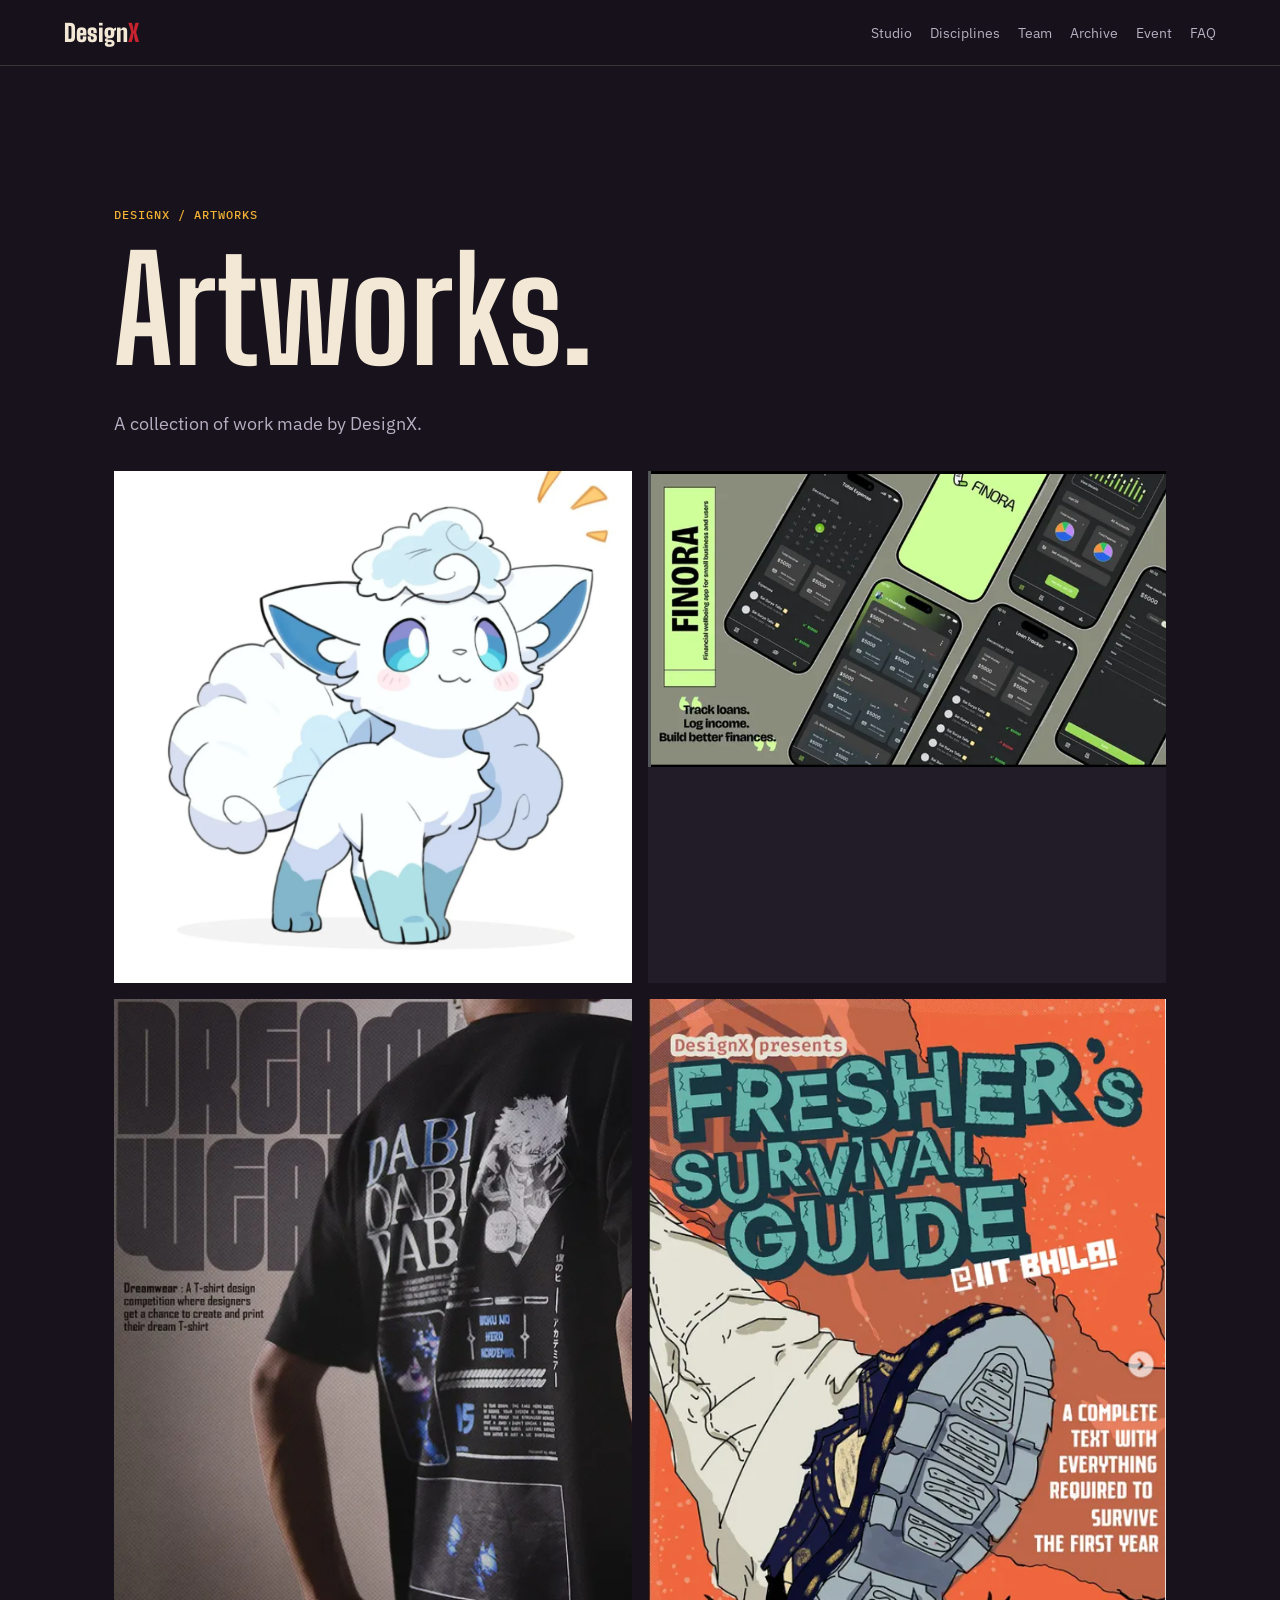
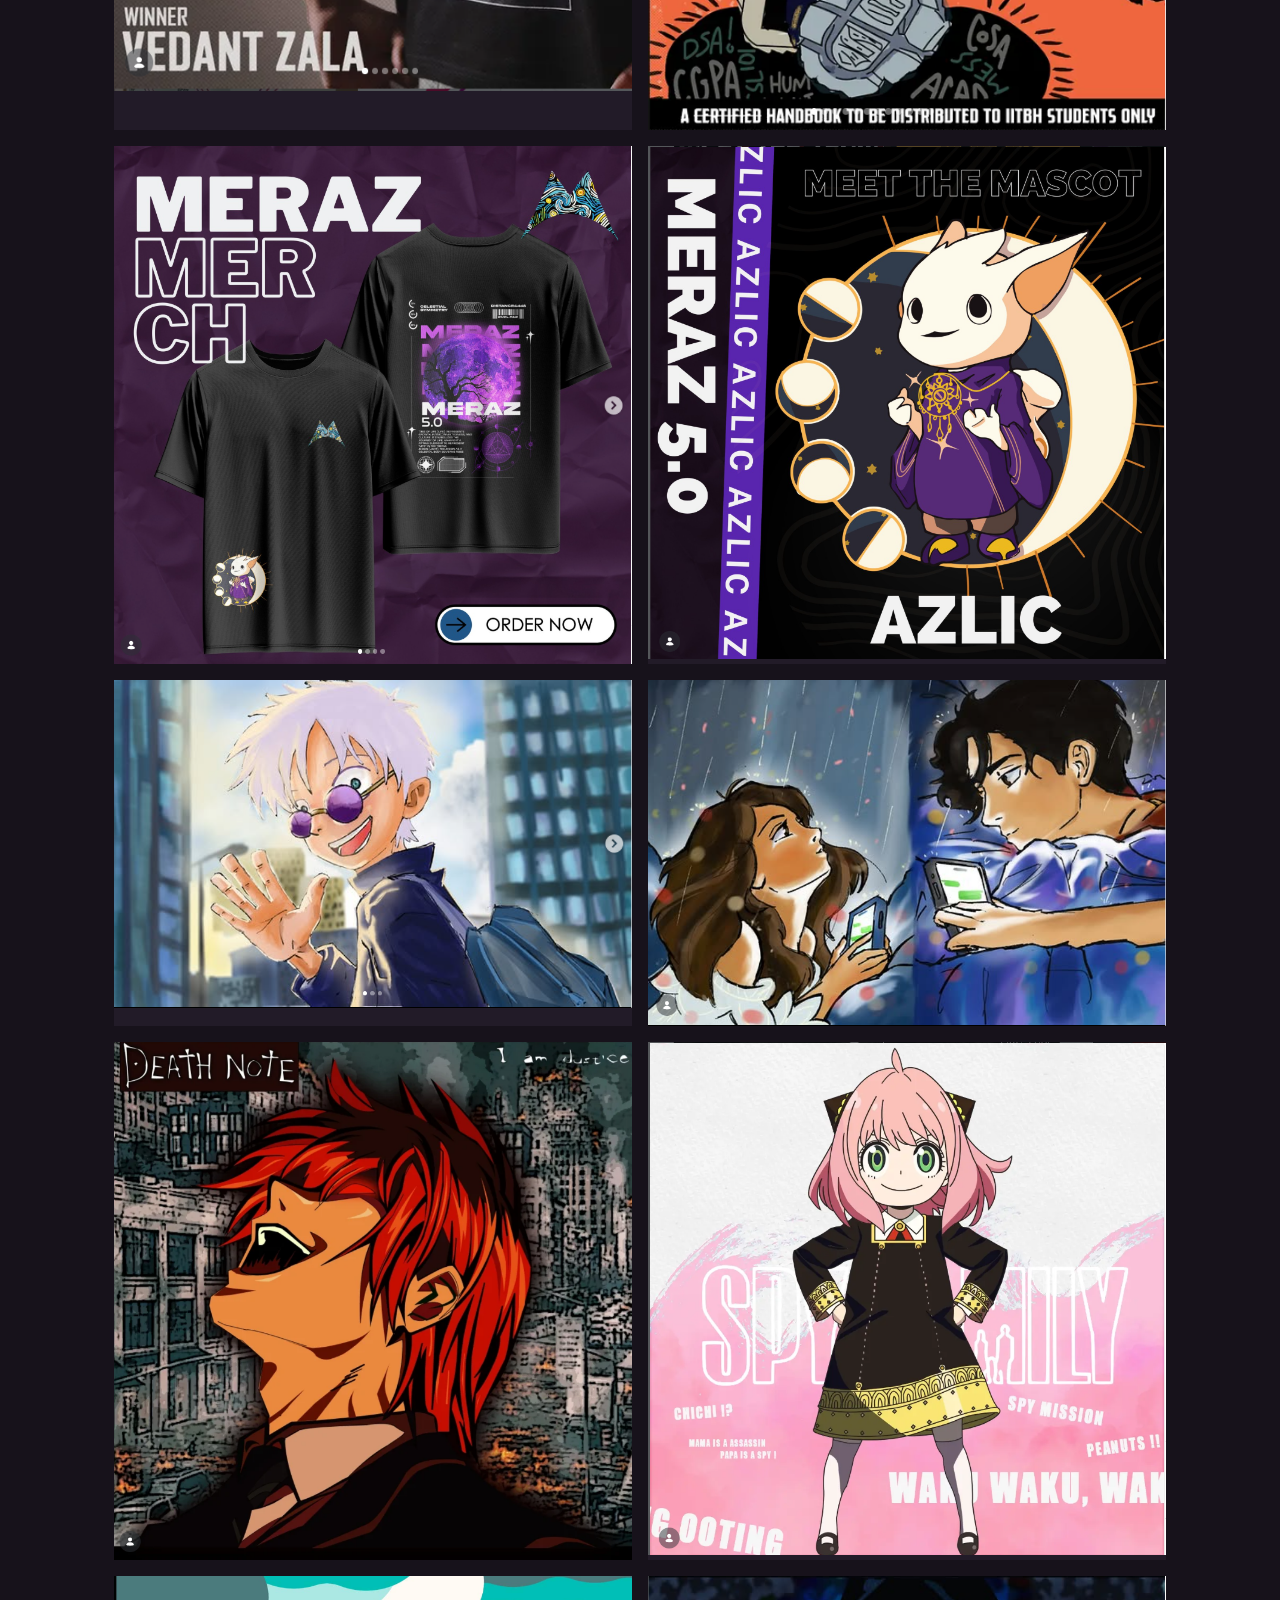
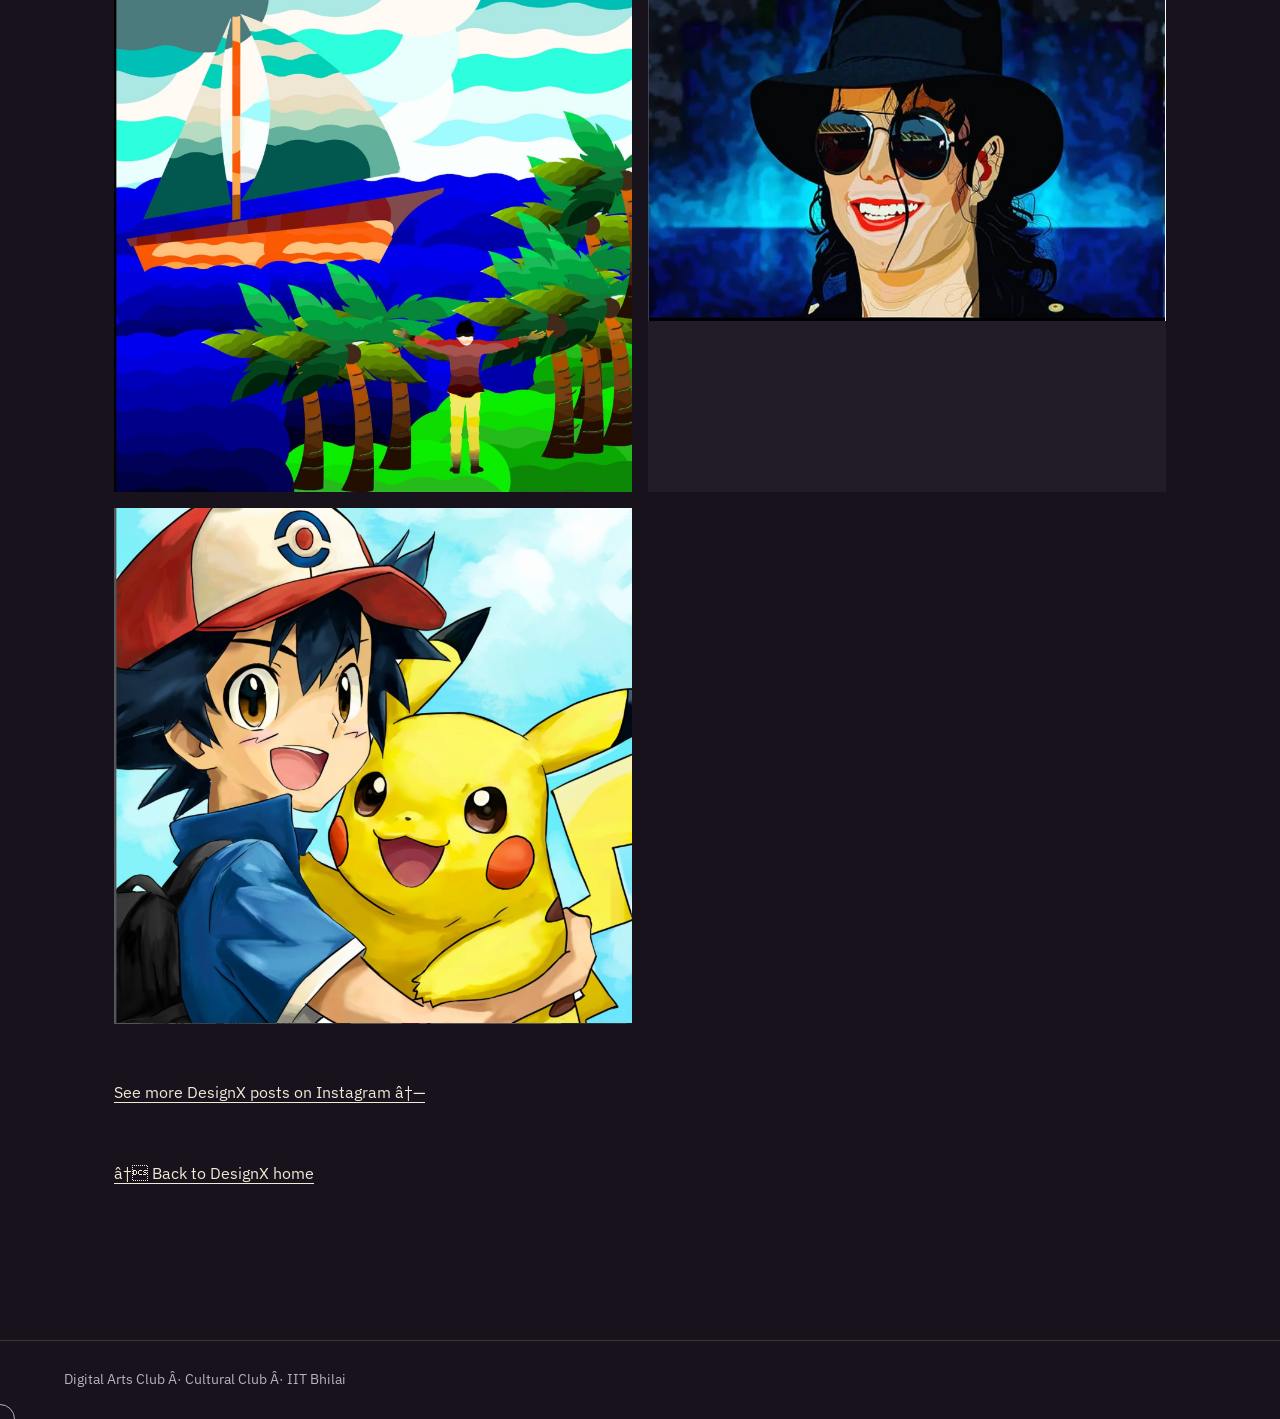
<file: archive.html>
﻿<!doctype html>
<html lang="en">
<head><meta charset="UTF-8"><meta name="viewport" content="width=device-width, initial-scale=1"><title>Archive | DesignX</title><link rel="preconnect" href="https://fonts.googleapis.com"><link rel="preconnect" href="https://fonts.gstatic.com" crossorigin><link href="https://fonts.googleapis.com/css2?family=Big+Shoulders+Display:wght@600;800;900&family=IBM+Plex+Sans:wght@400;500;600&family=IBM+Plex+Mono:wght@500&display=swap" rel="stylesheet"><link rel="stylesheet" href="pages.css"></head>
<body><header class="site-header"><a class="brand" href="index.html">Design<span class="x">X</span></a><nav class="nav" aria-label="Primary"><a href="studio.html">Studio</a><a href="disciplines.html">Disciplines</a><a href="team.html">Team</a><a href="archive.html">Archive</a><a href="event.html">Event</a><a href="faq.html">FAQ</a></nav></header><main><p class="eyebrow">DesignX / Artworks</p><h1>Artworks.</h1><p class="intro">A collection of work made by DesignX.</p><div class="image-grid"><article class="image-card"><img src="images/Artworks/2.PNG" alt="DesignX artwork 2"></article><article class="image-card"><img src="images/Artworks/3.PNG" alt="DesignX artwork 3"></article><article class="image-card"><img src="images/Artworks/4.PNG" alt="DesignX artwork 4"></article><article class="image-card"><img src="images/Artworks/5.PNG" alt="DesignX artwork 5"></article><article class="image-card"><img src="images/Artworks/6.PNG" alt="DesignX artwork 6"></article><article class="image-card"><img src="images/Artworks/8.PNG" alt="DesignX artwork 8"></article><article class="image-card"><img src="images/Artworks/9.PNG" alt="DesignX artwork 9"></article><article class="image-card"><img src="images/Artworks/10.PNG" alt="DesignX artwork 10"></article><article class="image-card"><img src="images/Artworks/11.PNG" alt="DesignX artwork 11"></article><article class="image-card"><img src="images/Artworks/12.PNG" alt="DesignX artwork 12"></article><article class="image-card"><img src="images/Artworks/13.PNG" alt="DesignX artwork 13"></article><article class="image-card"><img src="images/Artworks/14.PNG" alt="DesignX artwork 14"></article><article class="image-card"><img src="images/Artworks/Capture.PNG" alt="DesignX artwork capture"></article></div><a class="back" href="https://www.instagram.com/designx_iitbhilai/" target="_blank" rel="noopener">See more DesignX posts on Instagram â†—</a><br><a class="back" href="index.html">â† Back to DesignX home</a></main><footer class="site-footer">Digital Arts Club Â· Cultural Club Â· IIT Bhilai</footer></body>
<script src="designx-enhancements.js"></script>
</html>
</file>
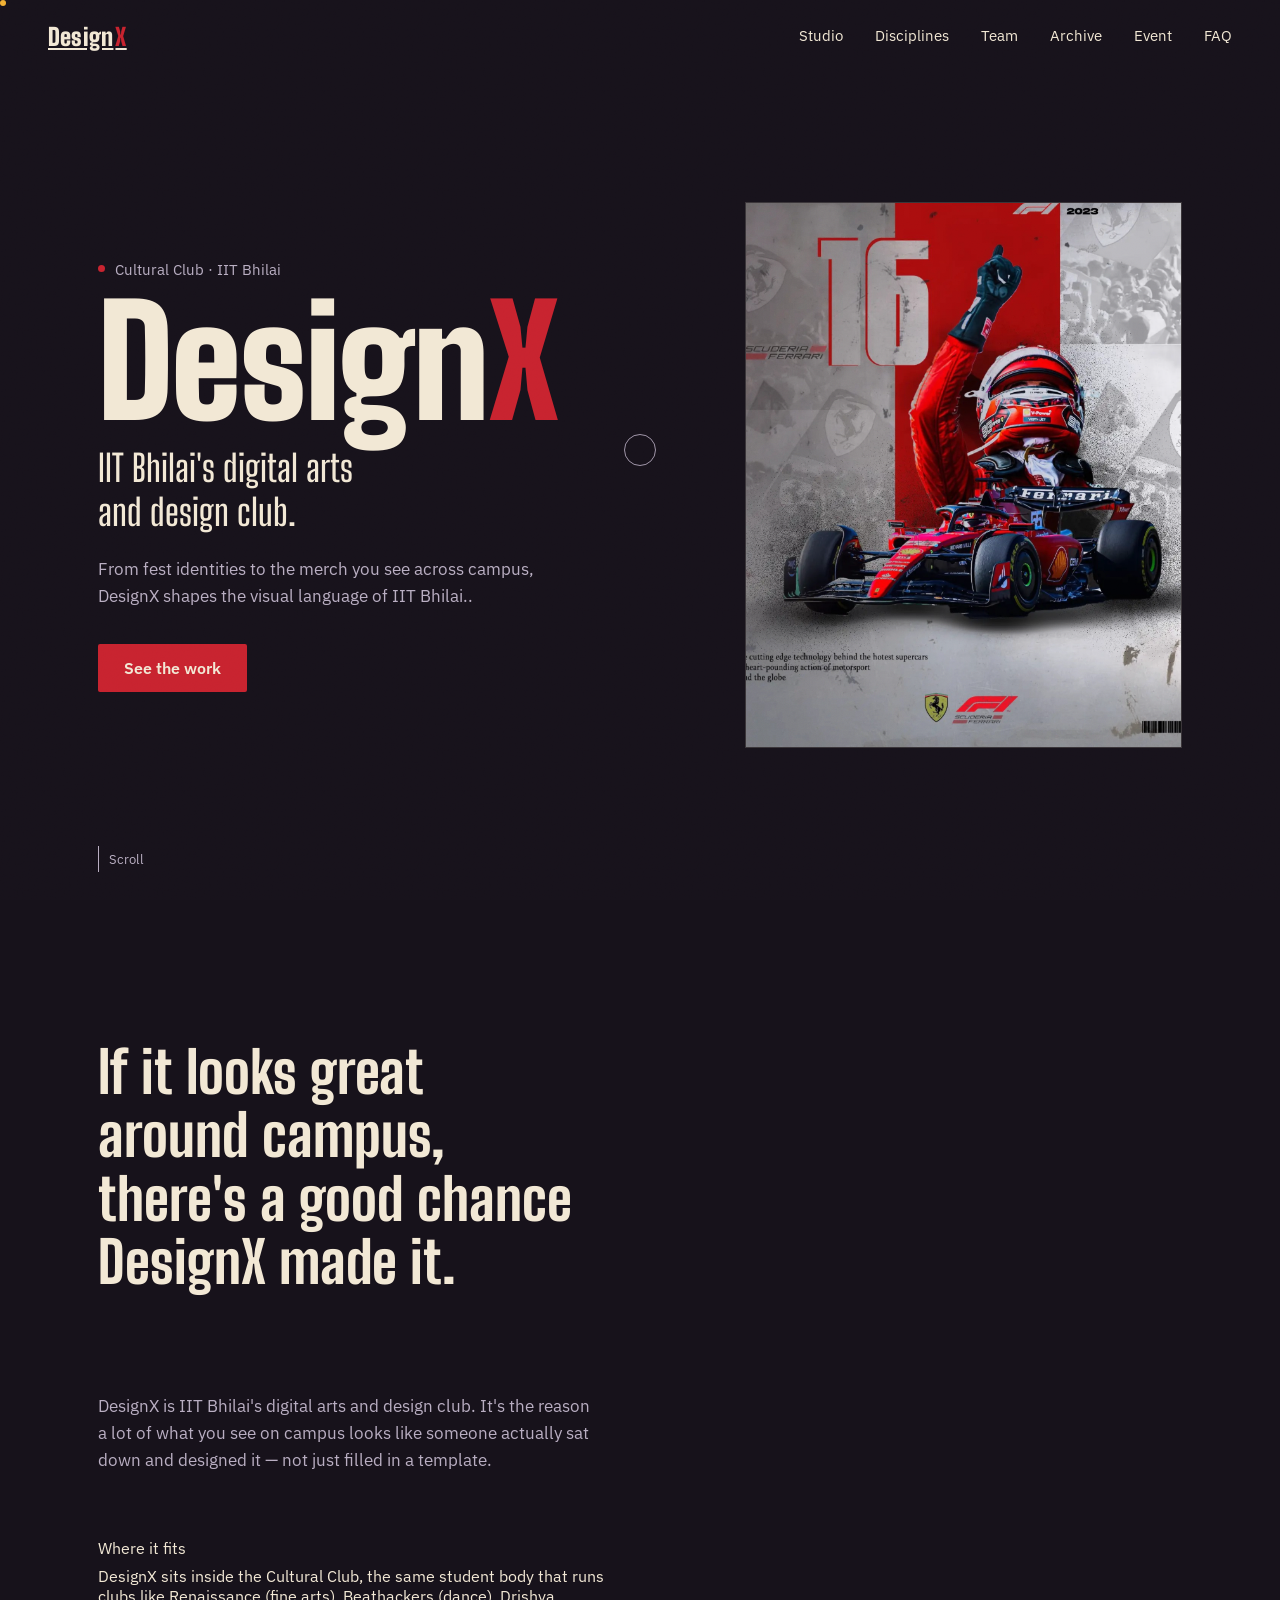
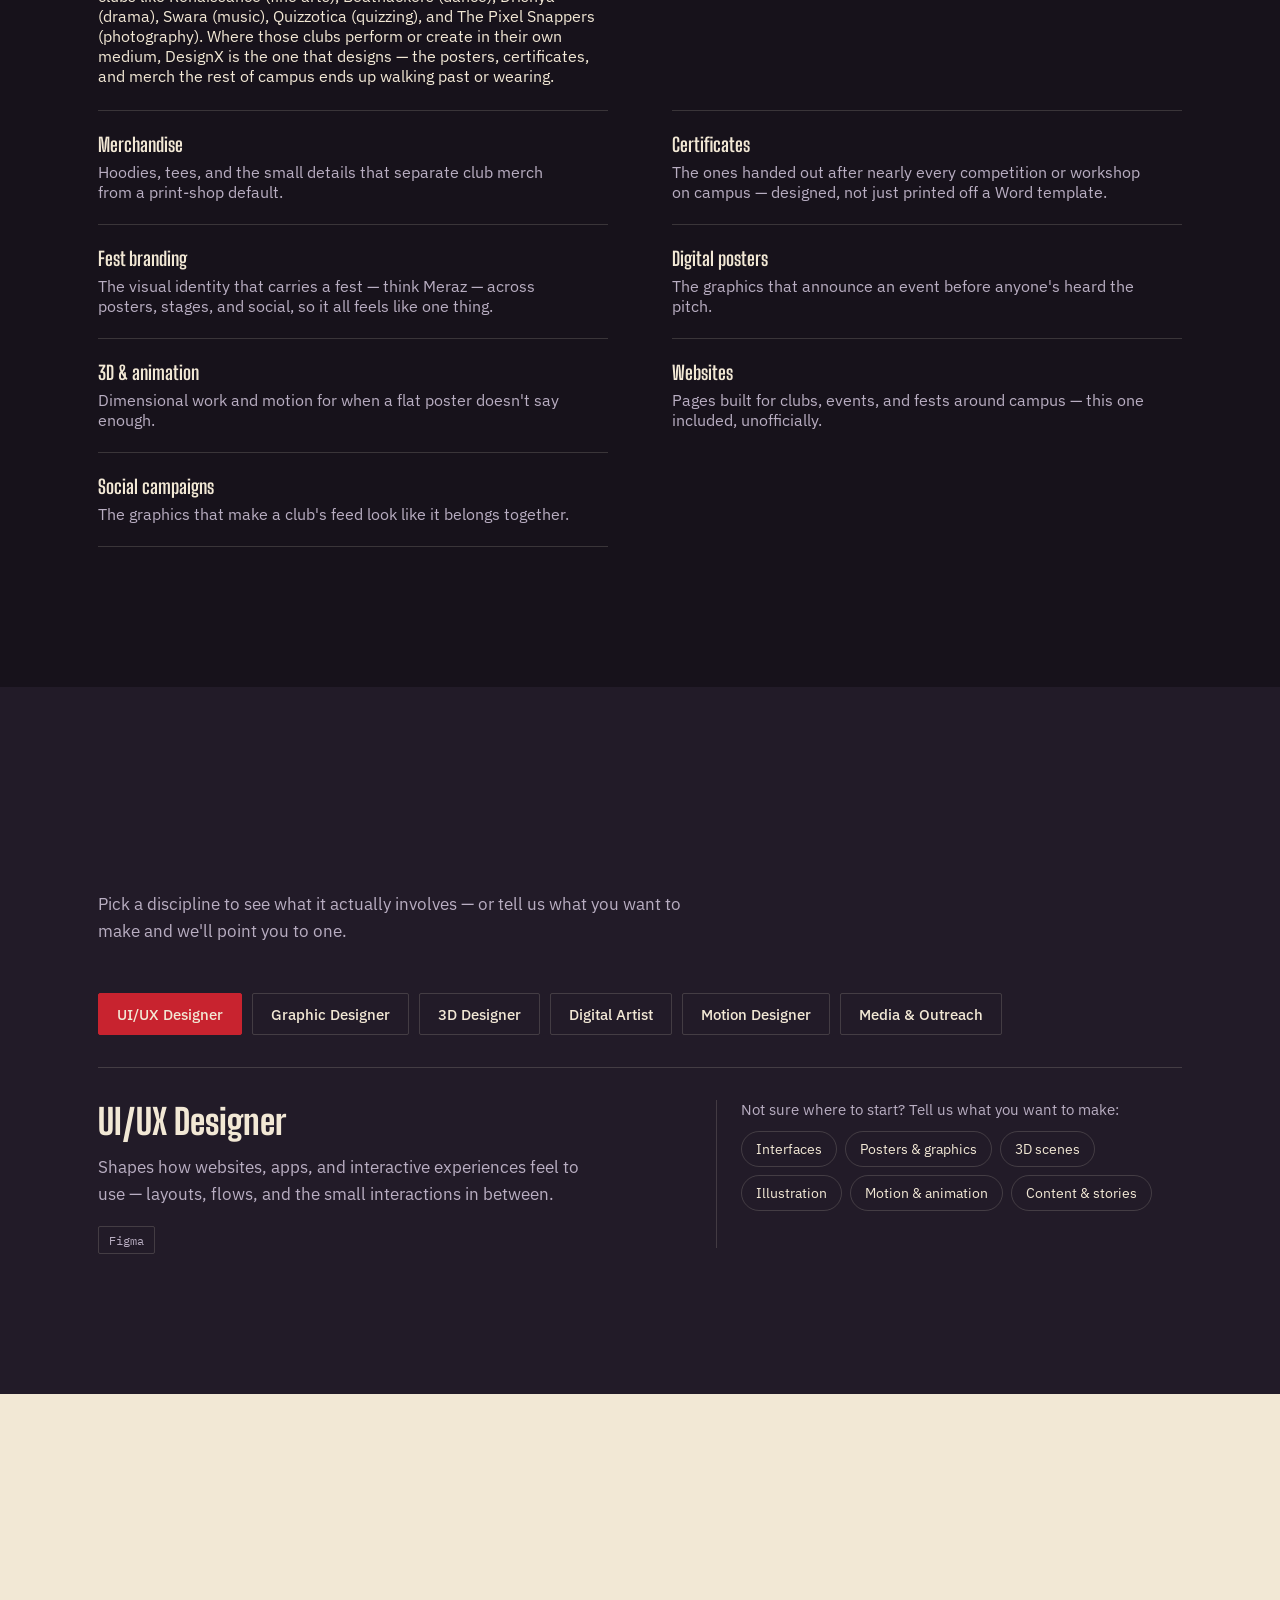
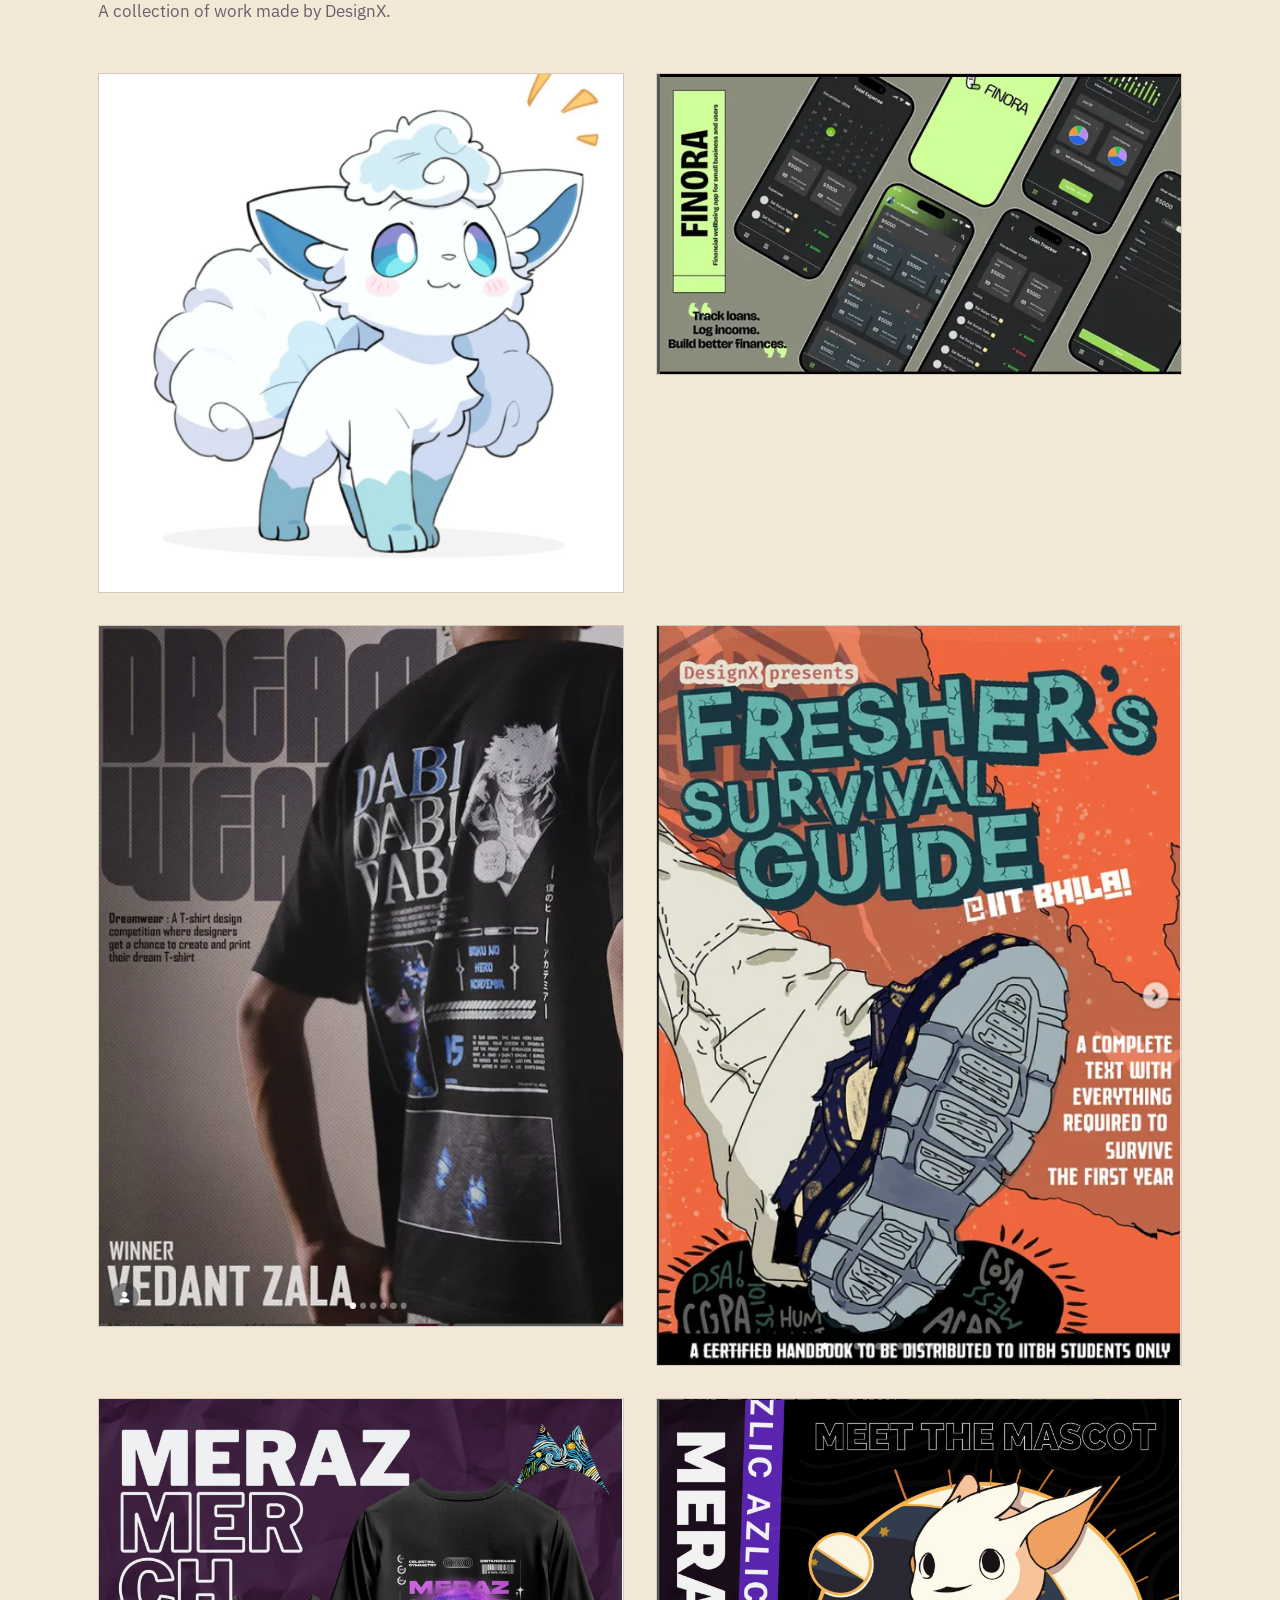
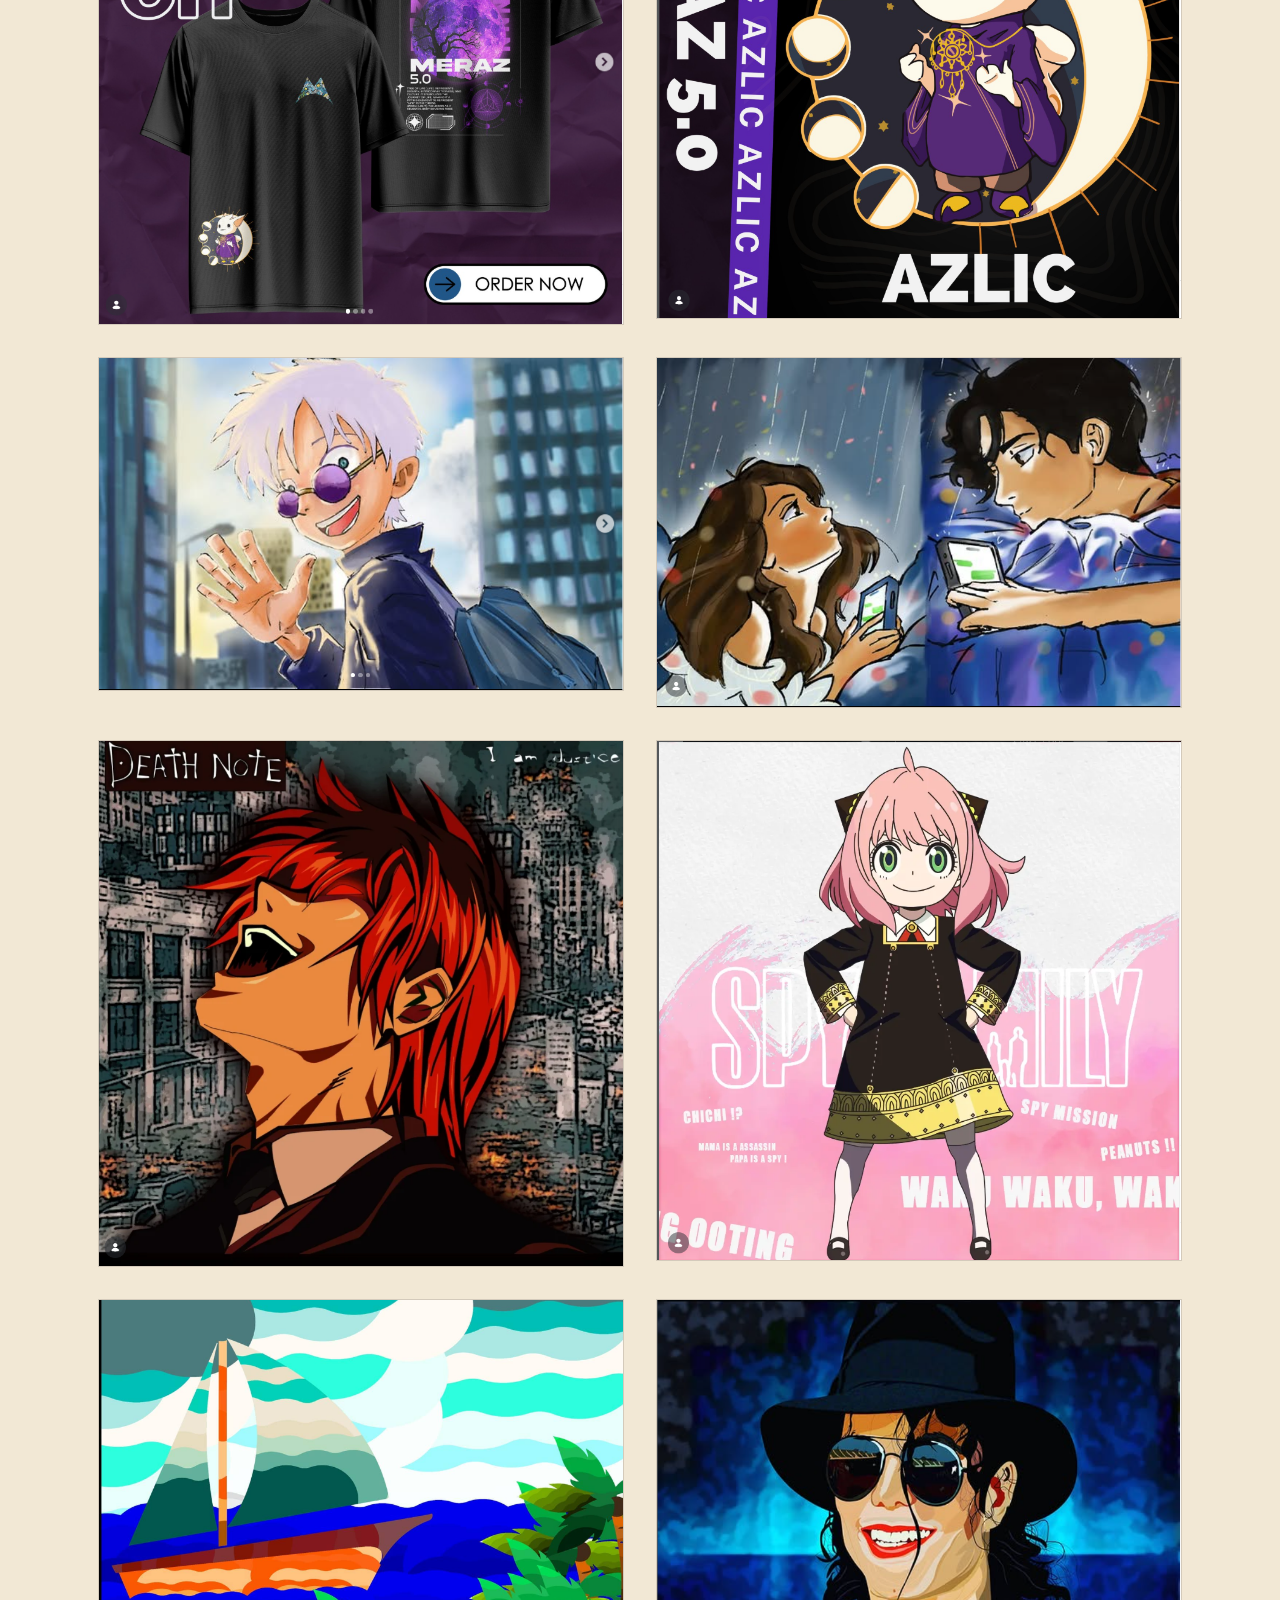
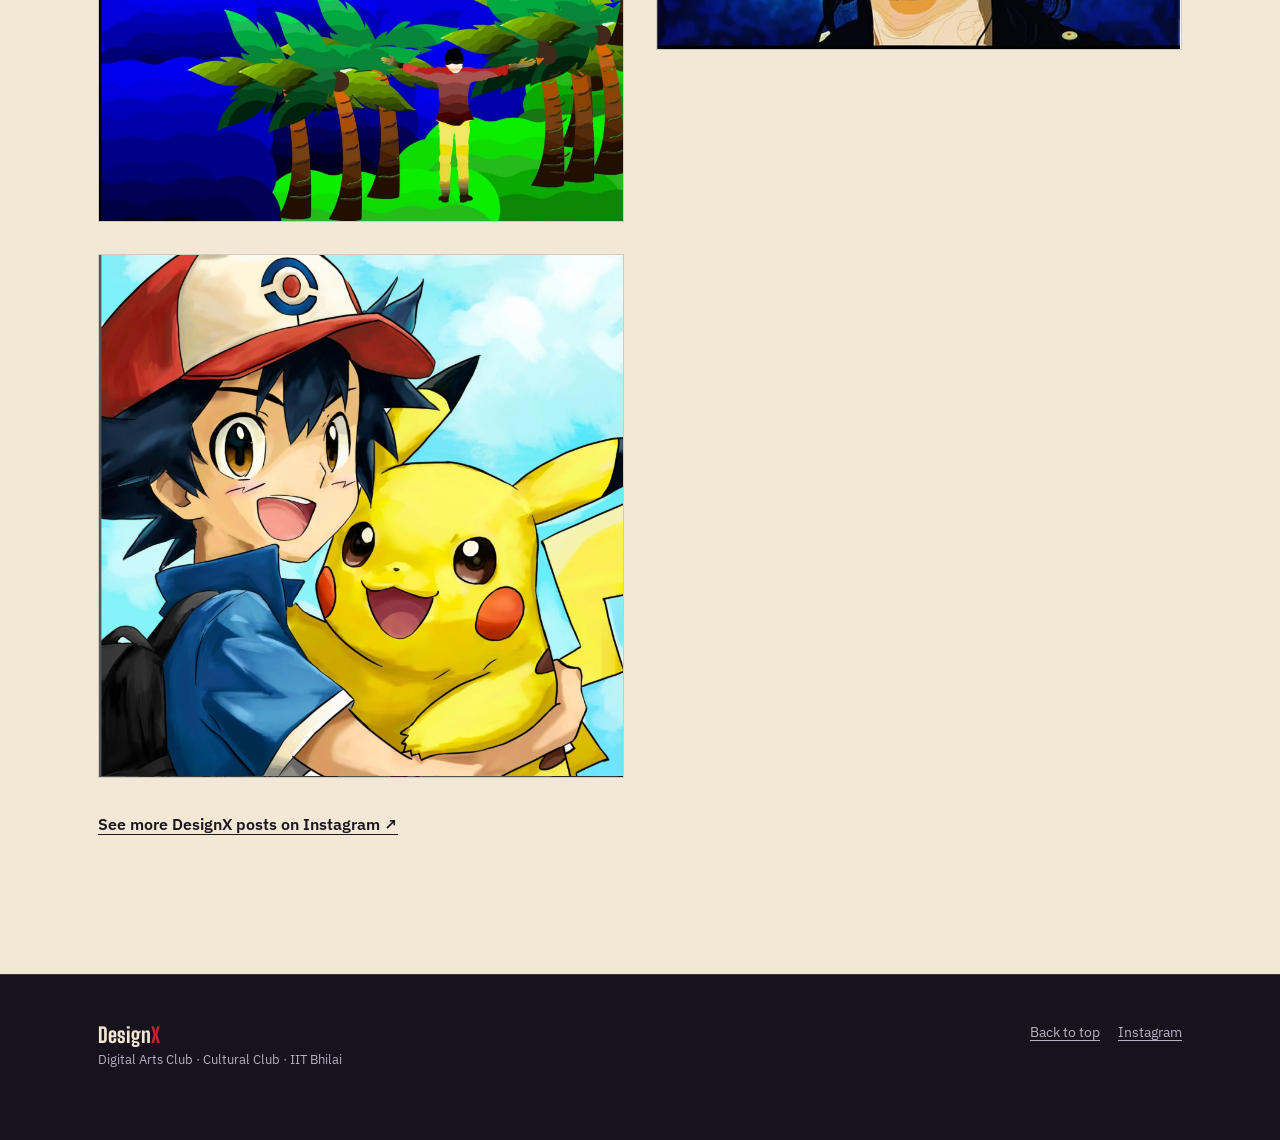
<file: desinx (1).html>
<!doctype html>
<html lang="en">
<head>
<meta charset="UTF-8">
<meta name="viewport" content="width=device-width, initial-scale=1">
<title>DesignX — Design Club of IIT Bhilai</title>
<meta name="description" content="An introduction to DesignX, the design club of IIT Bhilai — built for the HelloWorld hackathon by OpenLake.">
<meta name="theme-color" content="#17121b">

<meta property="og:type" content="website">
<meta property="og:title" content="DesignX — Design Club of IIT Bhilai">
<meta property="og:description" content="IIT Bhilai's digital arts and design club. An unofficial introduction, built for the HelloWorld hackathon.">

<link rel="icon" href="data:image/svg+xml,%3Csvg xmlns='http://www.w3.org/2000/svg' viewBox='0 0 64 64'%3E%3Crect width='64' height='64' fill='%2317121b'/%3E%3Ctext x='32' y='42' font-family='Georgia,serif' font-size='30' font-weight='700' fill='%23c8232f' text-anchor='middle'%3EDX%3C/text%3E%3C/svg%3E">

<link rel="preconnect" href="https://fonts.googleapis.com">
<link rel="preconnect" href="https://fonts.gstatic.com" crossorigin>
<link rel="preconnect" href="https://www.instagram.com">
<link href="https://fonts.googleapis.com/css2?family=Big+Shoulders+Display:wght@600;800;900&family=IBM+Plex+Sans:wght@400;500;600&family=IBM+Plex+Mono:wght@500&display=swap" rel="stylesheet">

<style>
/* ============================================================
   0. RESET
   ============================================================ */
*, *::before, *::after { box-sizing: border-box; }
html { scroll-behavior: smooth; }
@media (prefers-reduced-motion: reduce) { html { scroll-behavior: auto; } }
body, h1, h2, h3, p, ul, ol, figure { margin: 0; }
ul { padding: 0; list-style: none; }
img { max-width: 100%; display: block; }
button { font: inherit; color: inherit; background: none; border: 0; cursor: pointer; }
a { color: inherit; }
input, textarea, select { font: inherit; }

/* ============================================================
   1. DESIGN TOKENS
   ============================================================ */
:root {
  --ink:        #17121b;
  --ink-2:      #221b28;
  --ink-3:      #2c2333;
  --paper:      #f2e8d5;
  --paper-2:    #e9dcc0;
  --red:        #c8232f;
  --red-deep:   #8f1620;
  --sun:        #f2b134;
  --text-on-ink:    #f2e8d5;
  --text-on-ink-dim: #b9aec2;
  --text-on-paper:  #1c1620;
  --text-on-paper-dim: #6b5f6e;
  --line-on-ink:    rgba(242, 232, 213, 0.16);
  --line-on-paper:  rgba(28, 22, 32, 0.14);

  --display: "Big Shoulders Display", sans-serif;
  --body: "IBM Plex Sans", sans-serif;
  --mono: "IBM Plex Mono", monospace;

  --ease: cubic-bezier(.22, .61, .36, 1);
  --ease-spring: cubic-bezier(.34, 1.56, .64, 1);
  --container: 1180px;
}

html, body { background: var(--ink); }
body {
  font-family: var(--body);
  color: var(--text-on-ink);
  -webkit-font-smoothing: antialiased;
  overflow-x: hidden;
}

.wrap { max-width: var(--container); margin-inline: auto; padding-inline: 24px; }
@media (min-width: 860px) { .wrap { padding-inline: 48px; } }

/* ============================================================
   2. ACCESSIBILITY UTILITIES
   ============================================================ */
.skip-link {
  position: absolute; left: 12px; top: -48px;
  background: var(--sun); color: var(--ink);
  padding: 10px 16px; font-weight: 600; border-radius: 2px;
  z-index: 999; transition: top .2s var(--ease);
}
.skip-link:focus { top: 12px; }
:focus-visible { outline: 3px solid var(--sun); outline-offset: 3px; }
.sr-only {
  position: absolute; width: 1px; height: 1px; padding: 0; margin: -1px;
  overflow: hidden; clip: rect(0,0,0,0); white-space: nowrap; border: 0;
}

/* ============================================================
   3. GRAIN OVERLAY (subtle texture, whole page)
   ============================================================ */
.grain {
  position: fixed; inset: 0; z-index: 5;
  pointer-events: none;
  opacity: 0.05;
  mix-blend-mode: overlay;
  background-image: url("data:image/svg+xml;utf8,%3Csvg xmlns='http://www.w3.org/2000/svg' width='140' height='140'%3E%3Cfilter id='n'%3E%3CfeTurbulence type='fractalNoise' baseFrequency='0.85' numOctaves='2' stitchTiles='stitch'/%3E%3C/filter%3E%3Crect width='100%25' height='100%25' filter='url(%23n)'/%3E%3C/svg%3E");
}

/* ============================================================
   4. CUSTOM CURSOR (desktop, motion-safe only)
   ============================================================ */
body.has-custom-cursor, body.has-custom-cursor a, body.has-custom-cursor button { cursor: none; }
.cursor-dot, .cursor-ring {
  position: fixed; top: 0; left: 0;
  pointer-events: none; z-index: 300;
  border-radius: 50%;
  will-change: transform;
}
.cursor-dot { width: 6px; height: 6px; background: var(--sun); }
.cursor-ring {
  width: 32px; height: 32px;
  border: 1px solid var(--text-on-ink-dim);
  opacity: 0.85;
  transition: width .25s var(--ease), height .25s var(--ease), border-color .25s var(--ease);
}
.cursor-ring.is-active { width: 52px; height: 52px; border-color: var(--sun); }

/* ============================================================
   5. HEADER / NAV
   ============================================================ */
.site-header {
  position: fixed; inset-inline: 0; top: 0; z-index: 100;
  padding: 18px 24px;
  display: flex; align-items: center; justify-content: space-between;
  transition: background-color .35s var(--ease), padding .35s var(--ease), border-color .35s var(--ease);
  border-bottom: 1px solid transparent;
}
@media (min-width: 860px) { .site-header { padding: 22px 48px; } }
.site-header.is-scrolled {
  background: rgba(23, 18, 27, 0.92);
  backdrop-filter: blur(6px);
  padding-block: 12px;
  border-color: var(--line-on-ink);
}
.brand {
  font-family: var(--display); font-weight: 900; font-size: 1.5rem;
  letter-spacing: 0.01em; display: inline-flex; align-items: baseline; gap: 2px;
}
.brand .x { color: var(--red); }

.nav-desktop { display: none; }
@media (min-width: 860px) { .nav-desktop { display: flex; gap: 32px; font-size: 0.95rem; } }
.nav-desktop a { text-decoration: none; position: relative; padding-bottom: 4px; display: inline-block; min-width: 3ch; }
.nav-desktop a::after {
  content: ""; position: absolute; left: 0; bottom: 0; width: 100%; height: 1px;
  background: var(--red); transform: scaleX(0); transform-origin: left;
  transition: transform .3s var(--ease);
}
.nav-desktop a:hover::after, .nav-desktop a:focus-visible::after { transform: scaleX(1); }

.nav-toggle { display: inline-flex; flex-direction: column; gap: 5px; padding: 10px; margin: -10px; }
@media (min-width: 860px) { .nav-toggle { display: none; } }
.nav-toggle span { width: 22px; height: 2px; background: var(--text-on-ink); transition: transform .25s var(--ease), opacity .25s var(--ease); }
.nav-toggle[aria-expanded="true"] span:nth-child(1) { transform: translateY(7px) rotate(45deg); }
.nav-toggle[aria-expanded="true"] span:nth-child(2) { opacity: 0; }
.nav-toggle[aria-expanded="true"] span:nth-child(3) { transform: translateY(-7px) rotate(-45deg); }

.nav-mobile {
  position: fixed; inset: 0; background: var(--ink); z-index: 90;
  display: flex; flex-direction: column; justify-content: center; padding: 24px;
  transform: translateY(-100%); transition: transform .4s var(--ease);
}
.nav-mobile.is-open { transform: translateY(0); }
.nav-mobile ul { display: flex; flex-direction: column; gap: 8px; }
.nav-mobile a {
  font-family: var(--display); font-weight: 800; font-size: clamp(2rem, 10vw, 3.2rem);
  text-decoration: none; display: inline-block; padding: 6px 0;
}

/* ============================================================
   6. HERO
   ============================================================ */
.hero { min-height: 100svh; display: flex; flex-direction: column; justify-content: center; padding-top: 110px; padding-bottom: 60px; position: relative; }

.hero-grid { display: grid; grid-template-columns: 1fr; gap: 44px; align-items: center; }
@media (min-width: 960px) { .hero-grid { grid-template-columns: 1.15fr 0.85fr; gap: 56px; } }

.hero-kicker { font-size: 0.95rem; color: var(--text-on-ink-dim); margin-bottom: 18px; display: flex; align-items: center; gap: 10px; min-height: 1.4em; }
.hero-kicker .dot { width: 7px; height: 7px; border-radius: 50%; background: var(--red); flex-shrink: 0; }

.hero-mark { font-family: var(--display); font-weight: 900; line-height: 0.85; font-size: clamp(4.2rem, 15vw, 9.5rem); letter-spacing: -0.01em; will-change: transform; }
.hero-mark .x { color: var(--red); }

.hero-tagline { font-family: var(--display); font-weight: 600; font-size: clamp(1.4rem, 3.6vw, 2.3rem); max-width: 20ch; margin-top: 20px; color: var(--text-on-ink); }
[data-kinetic] .word { display: inline-block; opacity: 0; transform: translateY(0.4em); transition: opacity .5s var(--ease), transform .5s var(--ease); transition-delay: calc(var(--i, 0) * 55ms); }
[data-kinetic].is-visible .word { opacity: 1; transform: translateY(0); }
@media (prefers-reduced-motion: reduce) { [data-kinetic] .word { opacity: 1; transform: none; transition: none; } }

.hero-sub { max-width: 48ch; margin-top: 22px; font-size: 1.05rem; line-height: 1.6; color: var(--text-on-ink-dim); }

.hero-actions { display: flex; flex-wrap: wrap; gap: 14px; margin-top: 34px; }

.btn {
  display: inline-flex; align-items: center; justify-content: center;
  padding: 14px 26px; font-weight: 600; font-size: 0.98rem; border-radius: 2px;
  text-decoration: none; will-change: transform;
}
.btn-primary { background: var(--red); color: var(--paper); transition: background-color .25s var(--ease); }
.btn-primary:hover, .btn-primary:focus-visible { background: var(--red-deep); }
.btn-ghost { border: 1px solid var(--line-on-ink); color: var(--text-on-ink); transition: border-color .25s var(--ease), background-color .25s var(--ease); }
.btn-ghost:hover, .btn-ghost:focus-visible { border-color: var(--text-on-ink); background: rgba(242,232,213,0.06); }

.hero-visual { display: flex; justify-content: center; }
.hero-image { width: min(100%, 520px); aspect-ratio: 4 / 5; object-fit: cover; border: 1px solid var(--line-on-ink); }

.scroll-cue { position: absolute; bottom: 28px; left: 24px; display: flex; align-items: center; gap: 10px; font-size: 0.8rem; color: var(--text-on-ink-dim); }
@media (min-width: 860px) { .scroll-cue { left: 48px; } }
.scroll-cue .line { width: 1px; height: 26px; background: var(--text-on-ink-dim); overflow: hidden; position: relative; }
.scroll-cue .line::after {
  content: ""; position: absolute; inset: 0; background: var(--sun);
  transform: translateY(-100%); animation: scrollcue 1.8s ease-in-out infinite;
}
@keyframes scrollcue { 0% { transform: translateY(-100%); } 60% { transform: translateY(100%); } 100% { transform: translateY(100%); } }
@media (prefers-reduced-motion: reduce) { .scroll-cue .line::after { animation: none; display: none; } }

/* ============================================================
   7. SECTION SCAFFOLDING
   ============================================================ */
.section { padding-block: 96px; }
@media (min-width: 860px) { .section { padding-block: 140px; } }
.section-ink   { background: var(--ink); color: var(--text-on-ink); }
.section-ink-2 { background: var(--ink-2); color: var(--text-on-ink); }
.section-paper { background: var(--paper); color: var(--text-on-paper); }

.section-head { max-width: 62ch; margin-bottom: 48px; }
.section-title { font-family: var(--display); font-weight: 800; font-size: clamp(1.9rem, 5vw, 3rem); line-height: 1.05; }
.section-note { margin-top: 14px; font-size: 1.05rem; line-height: 1.6; }
.section-ink .section-note, .section-ink-2 .section-note { color: var(--text-on-ink-dim); }
.section-paper .section-note { color: var(--text-on-paper-dim); }

.cite { display: inline-block; margin-top: 14px; font-family: var(--mono); font-size: 0.76rem; }
.cite a { text-decoration: underline; text-underline-offset: 3px; }
.section-ink .cite, .section-ink-2 .cite { color: var(--text-on-ink-dim); }
.section-paper .cite { color: var(--text-on-paper-dim); }

[data-reveal] { opacity: 0; transform: translateY(18px); transition: opacity .7s var(--ease), transform .7s var(--ease); }
[data-reveal].is-visible { opacity: 1; transform: translateY(0); }
@media (prefers-reduced-motion: reduce) { [data-reveal] { opacity: 1; transform: none; transition: none; } }

/* masked / clip-path reveal, layered on top of data-reveal elements */
.mask-reveal { clip-path: inset(0 0 100% 0); transition: clip-path .8s var(--ease); }
.mask-reveal.is-visible { clip-path: inset(0 0 0% 0); }
@media (prefers-reduced-motion: reduce) { .mask-reveal { clip-path: none; transition: none; } }

/* ============================================================
   8. STATEMENT SECTION
   ============================================================ */
.statement { font-family: var(--display); font-weight: 800; font-size: clamp(1.9rem, 6vw, 3.6rem); line-height: 1.1; max-width: 18ch; }

.work-grid { margin-top: 64px; display: grid; gap: 0; grid-template-columns: 1fr; }
@media (min-width: 860px) { .work-grid { grid-template-columns: 1fr 1fr; column-gap: 64px; } }

.work-row { padding-block: 22px; border-top: 1px solid var(--line-on-ink); display: grid; grid-template-columns: 1fr; gap: 6px; }
.work-row:last-child { border-bottom: 1px solid var(--line-on-ink); }
.work-row .label { font-family: var(--display); font-weight: 700; font-size: 1.2rem; }
.work-row .desc { color: var(--text-on-ink-dim); font-size: 0.98rem; max-width: 48ch; }

/* ============================================================
   9. DISCIPLINES
   ============================================================ */
.tablist { display: flex; flex-wrap: wrap; gap: 10px; margin-bottom: 32px; }
.tab {
  padding: 10px 18px; border: 1px solid var(--line-on-ink); border-radius: 2px;
  font-size: 0.95rem; font-weight: 500;
  transition: background-color .25s var(--ease), border-color .25s var(--ease), color .25s var(--ease), transform .3s var(--ease-spring);
}
.tab[aria-selected="true"] { background: var(--red); border-color: var(--red); color: var(--paper); }
.tab:not([aria-selected="true"]):hover, .tab:not([aria-selected="true"]):focus-visible { border-color: var(--text-on-ink); transform: translateY(-2px); }

.tabpanel { border-top: 1px solid var(--line-on-ink); padding-top: 32px; display: grid; gap: 20px; }
@media (min-width: 860px) { .tabpanel { grid-template-columns: 1.1fr 0.9fr; gap: 48px; align-items: start; } }
.tabpanel-title { font-family: var(--display); font-weight: 800; font-size: clamp(1.6rem, 3.4vw, 2.2rem); margin-bottom: 12px; }
.tabpanel-desc { color: var(--text-on-ink-dim); font-size: 1.05rem; line-height: 1.6; max-width: 50ch; }
.tool-tags { display: flex; flex-wrap: wrap; gap: 8px; margin-top: 18px; }
.tool-tag { font-family: var(--mono); font-size: 0.78rem; padding: 5px 10px; border: 1px solid var(--line-on-ink); border-radius: 2px; color: var(--text-on-ink-dim); }
.tabpanel-quiz { border-left: 1px solid var(--line-on-ink); padding-left: 24px; }
@media (max-width: 859px) { .tabpanel-quiz { border-left: none; border-top: 1px solid var(--line-on-ink); padding-left: 0; padding-top: 20px; } }
.tabpanel-quiz-label { font-size: 0.92rem; color: var(--text-on-ink-dim); margin-bottom: 12px; }
.quiz-options { display: flex; flex-wrap: wrap; gap: 8px; }
.quiz-chip {
  padding: 8px 14px; border: 1px solid var(--line-on-ink); border-radius: 999px; font-size: 0.88rem;
  transition: border-color .2s var(--ease), transform .3s var(--ease-spring);
}
.quiz-chip:hover, .quiz-chip:focus-visible { border-color: var(--sun); transform: translateY(-2px); }
.quiz-result { margin-top: 16px; font-size: 0.95rem; color: var(--sun); min-height: 1.4em; }

/* ============================================================
   10. INSTAGRAM EMBEDS (core team + hero visual)
   ============================================================ */
.ig-embed-wrap { display: flex; justify-content: center; width: 100%; }
.ig-embed-wrap :global, .ig-embed-wrap blockquote.instagram-media { margin: 0 auto !important; max-width: 100% !important; }
.artwork-grid { display: grid; grid-template-columns: 1fr; gap: 24px; }
@media (min-width: 760px) { .artwork-grid { grid-template-columns: repeat(2, minmax(0, 1fr)); gap: 32px; } }
.artwork-card { min-width: 0; }
.artwork-image { width: 100%; height: auto; border: 1px solid var(--line-on-paper); }
.artwork-more { margin-top: 36px; }
.artwork-more a { color: var(--text-on-paper); font-weight: 600; text-underline-offset: 4px; }
.ig-fallback {
  display: block; padding: 40px 24px; text-align: center;
  border: 1px dashed var(--line-on-ink); border-radius: 4px;
  color: var(--text-on-ink-dim); text-decoration: underline; text-underline-offset: 3px;
  width: 100%; max-width: 420px;
}

/* ============================================================
   11. ARCHIVE
   ============================================================ */
/* ============================================================
   12. VORTEX / EVENT POSTER
   ============================================================ */
.poster {
  background: var(--red); color: var(--paper); border-radius: 4px; padding: 48px 28px;
  position: relative; overflow: hidden;
  transition: transform .5s var(--ease-spring);
}
@media (min-width: 860px) { .poster { padding: 72px 64px; } }
.poster-eyebrow { font-family: var(--mono); font-size: 0.8rem; color: rgba(242,232,213,0.8); margin-bottom: 18px; }
.poster-title { font-family: var(--display); font-weight: 900; font-size: clamp(3.2rem, 13vw, 7rem); line-height: 0.9; }
.poster-sub { font-family: var(--display); font-weight: 600; font-size: clamp(1.1rem, 2.6vw, 1.5rem); margin-top: 18px; max-width: 30ch; }
.poster-desc { margin-top: 20px; max-width: 52ch; color: rgba(242,232,213,0.85); line-height: 1.6; }
.poster-band { position: absolute; right: -10%; bottom: -18%; width: 60%; aspect-ratio: 1; border: 22px solid rgba(242,232,213,0.12); border-radius: 50%; will-change: transform; }

/* ============================================================
   13. TOOLKIT
   ============================================================ */
.tool-wall { display: flex; flex-wrap: wrap; gap: 12px; }
.tool-chip {
  position: relative; border: 1px solid var(--line-on-ink); border-radius: 2px; padding: 18px 22px;
  font-family: var(--display); font-weight: 700; font-size: 1.15rem; cursor: default;
  transition: border-color .25s var(--ease), background-color .25s var(--ease), transform .5s var(--ease-spring);
  transform-style: preserve-3d;
}
.tool-chip:hover, .tool-chip:focus-within { border-color: var(--sun); background: rgba(242,177,52,0.06); }
.tool-chip .note { display: block; font-family: var(--body); font-weight: 400; font-size: 0.82rem; color: var(--text-on-ink-dim); margin-top: 6px; max-width: 22ch; }

/* ============================================================
   14. FAQ (reuses work-row visual language)
   ============================================================ */

/* ============================================================
   15. FOLLOW CTA
   ============================================================ */
.follow-cta { text-align: center; }
.follow-cta .section-title { margin-inline: auto; }
.follow-cta .section-note { margin-inline: auto; max-width: 52ch; }
.follow-cta .btn { margin-top: 28px; }

/* ============================================================
   16. FOOTER
   ============================================================ */
.site-footer { padding-block: 48px; border-top: 1px solid var(--line-on-ink); font-size: 0.88rem; color: var(--text-on-ink-dim); }
.footer-top { display: flex; flex-wrap: wrap; justify-content: space-between; gap: 20px; align-items: flex-start; margin-bottom: 24px; }
.footer-brand { font-family: var(--display); font-weight: 800; font-size: 1.3rem; color: var(--text-on-ink); }
.footer-brand small { display: block; font-family: var(--body); font-weight: 400; font-size: 0.8rem; color: var(--text-on-ink-dim); margin-top: 4px; }
.footer-links { display: flex; gap: 18px; flex-wrap: wrap; }
.footer-links a { text-decoration: underline; text-underline-offset: 3px; }
.footer-disclaimer { max-width: 70ch; line-height: 1.6; padding-top: 20px; border-top: 1px solid var(--line-on-ink); }

/* ============================================================
   17. TOAST (easter egg)
   ============================================================ */
.toast {
  position: fixed; left: 50%; bottom: 28px; transform: translate(-50%, 20px);
  background: var(--sun); color: var(--ink); padding: 12px 20px; border-radius: 2px;
  font-size: 0.9rem; font-weight: 600; opacity: 0; pointer-events: none;
  transition: opacity .3s var(--ease), transform .3s var(--ease);
  z-index: 200; max-width: 90vw; text-align: center;
}
.toast.is-shown { opacity: 1; transform: translate(-50%, 0); }
</style>
</head>
<body>

<a class="skip-link" href="#main">Skip to content</a>
<div class="grain" aria-hidden="true"></div>

<!-- =================== HEADER =================== -->
<header class="site-header" id="siteHeader">
  <a href="#top" class="brand" aria-label="DesignX — back to top">Design<span class="x">X</span></a>

  <nav class="nav-desktop" aria-label="Primary">
    <a href="studio.html">Studio</a>
    <a href="disciplines.html">Disciplines</a>
    <a href="team.html">Team</a>
    <a href="archive.html">Archive</a>
    <a href="event.html">Event</a>
    <a href="faq.html">FAQ</a>
  </nav>

  <button class="nav-toggle" id="navToggle" aria-expanded="false" aria-controls="navMobile" aria-label="Open menu">
    <span></span><span></span><span></span>
  </button>
</header>

<nav class="nav-mobile" id="navMobile" aria-label="Mobile" hidden>
  <ul>
    <li><a href="studio.html">Studio</a></li>
    <li><a href="disciplines.html">Disciplines</a></li>
    <li><a href="team.html">Team</a></li>
    <li><a href="archive.html">Archive</a></li>
    <li><a href="event.html">Event</a></li>
    <li><a href="faq.html">FAQ</a></li>
  </ul>
</nav>

<main id="main">

  <!-- =================== HERO =================== -->
  <section class="hero wrap" id="top">
    <div class="hero-grid">
      <div class="hero-content">
        <p class="hero-kicker" id="heroKicker"><span class="dot" aria-hidden="true"></span>Cultural Club · IIT Bhilai</p>
        <h1 class="hero-mark" id="heroMark">Design<span class="x">X</span></h1>
        <p class="hero-tagline" data-kinetic>
          <span class="word" style="--i:0">IIT</span>
          <span class="word" style="--i:1">Bhilai's</span>
          <span class="word" style="--i:2">digital</span>
          <span class="word" style="--i:3">arts</span>
          <span class="word" style="--i:4">and</span>
          <span class="word" style="--i:5">design</span>
          <span class="word" style="--i:6">club.</span>
        </p>
        <p class="hero-sub">From fest identities to the merch you see across campus, DesignX shapes the visual language of IIT Bhilai..</p>
        <div class="hero-actions">
          <a class="btn btn-primary" data-magnetic href="#archive">See the work</a>
        </div>
      </div>

      <div class="hero-visual">
        <img class="hero-image" src="Frontpage.PNG" alt="DesignX front page artwork" data-reveal>
      </div>
    </div>

    <div class="scroll-cue" aria-hidden="true"><span class="line"></span>Scroll</div>
  </section>

  <!-- =================== WHAT DESIGNX DOES =================== -->
  <section class="section section-ink" id="studio">
    <div class="wrap">
      <h2 class="statement" data-kinetic>
        <span class="word" style="--i:0">If</span>
        <span class="word" style="--i:1">it</span>
        <span class="word" style="--i:2">looks</span>
        <span class="word" style="--i:3">great</span>
        <span class="word" style="--i:4">around</span>
        <span class="word" style="--i:5">campus,</span>
        <span class="word" style="--i:6">there's</span>
        <span class="word" style="--i:7">a</span>
        <span class="word" style="--i:8">good</span>
        <span class="word" style="--i:9">chance</span>
        <span class="word" style="--i:10">DesignX</span>
        <span class="word" style="--i:11">made</span>
        <span class="word" style="--i:12">it.</span>
      </h2>

      <div class="work-grid">
        <div>
          <p class="section-note" data-reveal style="max-width:50ch; margin-top:36px;">
            DesignX is IIT Bhilai's digital arts and design club. It's the reason a lot of what you see on campus looks like someone actually sat down and designed it — not just filled in a template.
          </p>
        </div>
      </div>

      <div class="work-grid" data-reveal>
        <div>
          <p class="label" style="margin-bottom:8px;">Where it fits</p>
          <p class="desc" style="max-width:56ch;">
            DesignX sits inside the Cultural Club, the same student body that runs clubs like Renaissance
            (fine arts), Beathackers (dance), Drishya (drama), Swara (music), Quizzotica (quizzing), and The
            Pixel Snappers (photography). Where those clubs perform or create in their own medium, DesignX is
            the one that designs — the posters, certificates, and merch the rest of campus ends up walking
            past or wearing.
          </p>
        </div>
      </div>

      <div class="work-grid" data-reveal style="margin-top:24px;">
        <div class="work-row">
          <p class="label">Merchandise</p>
          <p class="desc">Hoodies, tees, and the small details that separate club merch from a print-shop default.</p>
        </div>
        <div class="work-row">
          <p class="label">Certificates</p>
          <p class="desc">The ones handed out after nearly every competition or workshop on campus — designed, not just printed off a Word template.</p>
        </div>
        <div class="work-row">
          <p class="label">Fest branding</p>
          <p class="desc">The visual identity that carries a fest — think Meraz — across posters, stages, and social, so it all feels like one thing.</p>
        </div>
        <div class="work-row">
          <p class="label">Digital posters</p>
          <p class="desc">The graphics that announce an event before anyone's heard the pitch.</p>
        </div>
        <div class="work-row">
          <p class="label">3D &amp; animation</p>
          <p class="desc">Dimensional work and motion for when a flat poster doesn't say enough.</p>
        </div>
        <div class="work-row">
          <p class="label">Websites</p>
          <p class="desc">Pages built for clubs, events, and fests around campus — this one included, unofficially.</p>
        </div>
        <div class="work-row">
          <p class="label">Social campaigns</p>
          <p class="desc">The graphics that make a club's feed look like it belongs together.</p>
        </div>
      </div>
    </div>
  </section>

  <!-- =================== DISCIPLINES =================== -->
  <section class="section section-ink-2" id="disciplines">
    <div class="wrap">
      <div class="section-head" data-reveal>
        <h2 class="section-title mask-reveal">Six ways to make things here</h2>
        <p class="section-note">Pick a discipline to see what it actually involves — or tell us what you want to make and we'll point you to one.</p>
      </div>

      <div class="tablist" role="tablist" aria-label="Disciplines" id="tablist" data-reveal>
        <button class="tab" role="tab" aria-selected="true" aria-controls="tabpanel" id="tab-uiux" data-desc="Shapes how websites, apps, and interactive experiences feel to use — layouts, flows, and the small interactions in between." data-tools="Figma">UI/UX Designer</button>
        <button class="tab" role="tab" aria-selected="false" aria-controls="tabpanel" id="tab-graphic" data-desc="Builds the posters, layouts, and print pieces that carry a message at a glance." data-tools="Illustrator, Photoshop">Graphic Designer</button>
        <button class="tab" role="tab" aria-selected="false" aria-controls="tabpanel" id="tab-3d" data-desc="Creates dimensional scenes and objects for when flat design isn't enough." data-tools="Blender">3D Designer</button>
        <button class="tab" role="tab" aria-selected="false" aria-controls="tabpanel" id="tab-digitalart" data-desc="Illustrates original artwork and visual style for campaigns and covers." data-tools="Photoshop, Illustrator">Digital Artist</button>
        <button class="tab" role="tab" aria-selected="false" aria-controls="tabpanel" id="tab-motion" data-desc="Brings static design to life — animated posters, transitions, motion for reels and events." data-tools="">Motion Designer</button>
        <button class="tab" role="tab" aria-selected="false" aria-controls="tabpanel" id="tab-media" data-desc="Runs the content, coordination, and communication that gets the work in front of people." data-tools="">Media &amp; Outreach</button>
      </div>

      <div class="tabpanel" role="tabpanel" id="tabpanel" data-reveal>
        <div>
          <h3 class="tabpanel-title" id="panelTitle">UI/UX Designer</h3>
          <p class="tabpanel-desc" id="panelDesc">Shapes how websites, apps, and interactive experiences feel to use — layouts, flows, and the small interactions in between.</p>
          <div class="tool-tags" id="panelTools" aria-label="Tools you might use">
            <span class="tool-tag">Figma</span>
          </div>
        </div>
        <div class="tabpanel-quiz">
          <p class="tabpanel-quiz-label">Not sure where to start? Tell us what you want to make:</p>
          <div class="quiz-options">
            <button class="quiz-chip" data-target="tab-uiux">Interfaces</button>
            <button class="quiz-chip" data-target="tab-graphic">Posters &amp; graphics</button>
            <button class="quiz-chip" data-target="tab-3d">3D scenes</button>
            <button class="quiz-chip" data-target="tab-digitalart">Illustration</button>
            <button class="quiz-chip" data-target="tab-motion">Motion &amp; animation</button>
            <button class="quiz-chip" data-target="tab-media">Content &amp; stories</button>
          </div>
          <p class="quiz-result" id="quizResult" aria-live="polite"></p>
        </div>
      </div>
    </div>
  </section>

  <!-- =================== ARTWORKS =================== -->
  <section class="section section-paper" id="archive">
    <div class="wrap">
      <div class="section-head" data-reveal>
        <h2 class="section-title mask-reveal">Artworks</h2>
        <p class="section-note">A collection of work made by DesignX.</p>
      </div>

      <div class="artwork-grid">
        <div class="artwork-card"><img class="artwork-image" src="images/Artworks/2.PNG" alt="DesignX artwork 2"></div>
        <div class="artwork-card"><img class="artwork-image" src="images/Artworks/3.PNG" alt="DesignX artwork 3"></div>
        <div class="artwork-card"><img class="artwork-image" src="images/Artworks/4.PNG" alt="DesignX artwork 4"></div>
        <div class="artwork-card"><img class="artwork-image" src="images/Artworks/5.PNG" alt="DesignX artwork 5"></div>
        <div class="artwork-card"><img class="artwork-image" src="images/Artworks/6.PNG" alt="DesignX artwork 6"></div>
        <div class="artwork-card"><img class="artwork-image" src="images/Artworks/8.PNG" alt="DesignX artwork 8"></div>
        <div class="artwork-card"><img class="artwork-image" src="images/Artworks/9.PNG" alt="DesignX artwork 9"></div>
        <div class="artwork-card"><img class="artwork-image" src="images/Artworks/10.PNG" alt="DesignX artwork 10"></div>
        <div class="artwork-card"><img class="artwork-image" src="images/Artworks/11.PNG" alt="DesignX artwork 11"></div>
        <div class="artwork-card"><img class="artwork-image" src="images/Artworks/12.PNG" alt="DesignX artwork 12"></div>
        <div class="artwork-card"><img class="artwork-image" src="images/Artworks/13.PNG" alt="DesignX artwork 13"></div>
        <div class="artwork-card"><img class="artwork-image" src="images/Artworks/14.PNG" alt="DesignX artwork 14"></div>
        <div class="artwork-card"><img class="artwork-image" src="images/Artworks/Capture.PNG" alt="DesignX artwork capture"></div>
      </div>
      <p class="artwork-more"><a href="https://www.instagram.com/designx_iitbhilai/" target="_blank" rel="noopener">See more DesignX posts on Instagram ↗</a></p>
    </div>
  </section>

</main>

<!-- =================== FOOTER =================== -->
<footer class="site-footer">
  <div class="wrap">
    <div class="footer-top">
      <div class="footer-brand">
        Design<span style="color:var(--red)">X</span>
        <small>Digital Arts Club · Cultural Club · IIT Bhilai</small>
      </div>
      <div class="footer-links">
        <a href="#top">Back to top</a>
        <a href="https://www.instagram.com/designx_iitbhilai/" target="_blank" rel="noopener">Instagram</a>
      </div>
    </div>
  </div>
</footer>

<div class="toast" id="toast" role="status" aria-live="polite"></div>

<script>
(function () {
  "use strict";

  var reduceMotion = window.matchMedia("(prefers-reduced-motion: reduce)").matches;
  var isCoarsePointer = window.matchMedia("(hover: none), (pointer: coarse)").matches;

  /* ---------- footer year ---------- */
  var yearEl = document.getElementById("year");
  if (yearEl) yearEl.textContent = new Date().getFullYear();

  /* ---------- header scroll state ---------- */
  var header = document.getElementById("siteHeader");
  function onScroll() {
    if (window.scrollY > 40) header.classList.add("is-scrolled");
    else header.classList.remove("is-scrolled");
  }
  document.addEventListener("scroll", onScroll, { passive: true });
  onScroll();

  /* ---------- mobile nav ---------- */
  var navToggle = document.getElementById("navToggle");
  var navMobile = document.getElementById("navMobile");
  function closeMobileNav() {
    navMobile.classList.remove("is-open");
    navToggle.setAttribute("aria-expanded", "false");
    navToggle.setAttribute("aria-label", "Open menu");
    setTimeout(function () { navMobile.hidden = true; }, 350);
  }
  function openMobileNav() {
    navMobile.hidden = false;
    requestAnimationFrame(function () { navMobile.classList.add("is-open"); });
    navToggle.setAttribute("aria-expanded", "true");
    navToggle.setAttribute("aria-label", "Close menu");
  }
  navToggle.addEventListener("click", function () {
    var isOpen = navToggle.getAttribute("aria-expanded") === "true";
    if (isOpen) closeMobileNav(); else openMobileNav();
  });
  navMobile.querySelectorAll("a").forEach(function (a) { a.addEventListener("click", closeMobileNav); });
  document.addEventListener("keydown", function (e) {
    if (e.key === "Escape" && navToggle.getAttribute("aria-expanded") === "true") closeMobileNav();
  });

  /* ---------- scroll reveal (opacity/translate + clip-path mask) ---------- */
  var revealTargets = document.querySelectorAll("[data-reveal]");
  var kineticTargets = document.querySelectorAll("[data-kinetic]");

  if (reduceMotion || !("IntersectionObserver" in window)) {
    revealTargets.forEach(function (el) { el.classList.add("is-visible"); });
    kineticTargets.forEach(function (el) { el.classList.add("is-visible"); });
  } else {
    var io = new IntersectionObserver(function (entries) {
      entries.forEach(function (entry) {
        if (entry.isIntersecting) {
          entry.target.classList.add("is-visible");
          io.unobserve(entry.target);
        }
      });
    }, { threshold: 0.2 });
    revealTargets.forEach(function (el) { io.observe(el); });
    kineticTargets.forEach(function (el) { io.observe(el); });
  }

  /* ---------- disciplines tabs ---------- */
  var tabs = Array.prototype.slice.call(document.querySelectorAll("#tablist .tab"));
  var panelTitle = document.getElementById("panelTitle");
  var panelDesc = document.getElementById("panelDesc");
  var panelTools = document.getElementById("panelTools");

  function selectTab(tab) {
    tabs.forEach(function (t) { t.setAttribute("aria-selected", t === tab ? "true" : "false"); });
    panelTitle.textContent = tab.textContent;
    panelDesc.textContent = tab.getAttribute("data-desc");
    var toolsStr = tab.getAttribute("data-tools") || "";
    panelTools.innerHTML = "";
    if (toolsStr.trim().length) {
      toolsStr.split(",").forEach(function (t) {
        var span = document.createElement("span");
        span.className = "tool-tag";
        span.textContent = t.trim();
        panelTools.appendChild(span);
      });
    } else {
      var span = document.createElement("span");
      span.className = "tool-tag";
      span.textContent = "Tools vary by project";
      panelTools.appendChild(span);
    }
  }
  tabs.forEach(function (tab, i) {
    tab.addEventListener("click", function () { selectTab(tab); });
    tab.addEventListener("keydown", function (e) {
      var next = null;
      if (e.key === "ArrowRight") next = tabs[(i + 1) % tabs.length];
      if (e.key === "ArrowLeft") next = tabs[(i - 1 + tabs.length) % tabs.length];
      if (next) { next.focus(); selectTab(next); e.preventDefault(); }
    });
  });

  /* ---------- quiz chips ---------- */
  var quizChips = document.querySelectorAll(".quiz-chip");
  var quizResult = document.getElementById("quizResult");
  quizChips.forEach(function (chip) {
    chip.addEventListener("click", function () {
      var targetId = chip.getAttribute("data-target");
      var targetTab = document.getElementById(targetId);
      if (!targetTab) return;
      selectTab(targetTab);
      quizResult.textContent = "That's probably " + targetTab.textContent + ". Have a look on the left.";
      document.getElementById("disciplines").scrollIntoView({ behavior: reduceMotion ? "auto" : "smooth", block: "start" });
    });
  });

  /* ---------- magnetic buttons (desktop, motion-safe only) ---------- */
  if (!reduceMotion && !isCoarsePointer) {
    document.querySelectorAll("[data-magnetic]").forEach(function (btn) {
      btn.addEventListener("mousemove", function (e) {
        var rect = btn.getBoundingClientRect();
        var x = e.clientX - rect.left - rect.width / 2;
        var y = e.clientY - rect.top - rect.height / 2;
        btn.style.transition = "none";
        btn.style.transform = "translate(" + (x * 0.18) + "px," + (y * 0.28) + "px)";
      });
      btn.addEventListener("mouseleave", function () {
        btn.style.transition = "transform .5s var(--ease-spring)";
        btn.style.transform = "translate(0,0)";
      });
    });
  }

  /* ---------- 3D tilt / perspective on hover (desktop, motion-safe only) ---------- */
  if (!reduceMotion && !isCoarsePointer) {
    document.querySelectorAll("[data-tilt]").forEach(function (el) {
      el.addEventListener("mousemove", function (e) {
        var r = el.getBoundingClientRect();
        var px = (e.clientX - r.left) / r.width - 0.5;
        var py = (e.clientY - r.top) / r.height - 0.5;
        el.style.transition = "none";
        el.style.transform = "perspective(700px) rotateX(" + (py * -7) + "deg) rotateY(" + (px * 7) + "deg)";
      });
      el.addEventListener("mouseleave", function () {
        el.style.transition = "transform .6s var(--ease-spring)";
        el.style.transform = "perspective(700px) rotateX(0) rotateY(0)";
      });
    });
  }

  /* ---------- scroll-linked parallax ---------- */
  if (!reduceMotion) {
    var heroMark = document.getElementById("heroMark");
    var posterBand = document.getElementById("posterBand");
    var ticking = false;
    function updateParallax() {
      var y = window.scrollY;
      if (heroMark) heroMark.style.transform = "translateY(" + (y * 0.08) + "px)";
      if (posterBand) posterBand.style.transform = "translateY(" + (-y * 0.04) + "px)";
      ticking = false;
    }
    document.addEventListener("scroll", function () {
      if (!ticking) { requestAnimationFrame(updateParallax); ticking = true; }
    }, { passive: true });
  }

  /* ---------- text scramble ---------- */
  var SCRAMBLE_CHARS = "ABCDEFGHIJKLMNOPQRSTUVWXYZ0123456789";
  function scrambleTo(el, text, duration) {
    var start = null;
    function step(ts) {
      if (!start) start = ts;
      var progress = Math.min((ts - start) / duration, 1);
      var revealCount = Math.floor(progress * text.length);
      var out = "";
      for (var i = 0; i < text.length; i++) {
        if (i < revealCount || text.charAt(i) === " " || text.charAt(i) === "\u00B7") out += text.charAt(i);
        else out += SCRAMBLE_CHARS.charAt(Math.floor(Math.random() * SCRAMBLE_CHARS.length));
      }
      el.textContent = out;
      if (progress < 1) requestAnimationFrame(step);
      else el.textContent = text;
    }
    requestAnimationFrame(step);
  }
  if (!reduceMotion) {
    var kicker = document.getElementById("heroKicker");
    if (kicker) {
      var dotEl = kicker.querySelector(".dot");
      var kickerText = "Cultural Club \u00B7 IIT Bhilai";
      window.addEventListener("load", function () {
        scrambleTo(kicker, kickerText, 700);
        setTimeout(function () {
          if (!kicker.querySelector(".dot")) {
            kicker.innerHTML = "";
            kicker.appendChild(dotEl || document.createElement("span"));
            kicker.appendChild(document.createTextNode(kickerText));
          }
        }, 750);
      });
    }
    document.querySelectorAll(".nav-desktop a").forEach(function (link) {
      var original = link.textContent;
      link.addEventListener("mouseenter", function () { scrambleTo(link, original, 320); });
    });
  }

  /* ---------- custom smooth-following cursor (desktop, motion-safe only) ---------- */
  if (!reduceMotion && !isCoarsePointer && window.matchMedia("(pointer: fine)").matches) {
    document.body.classList.add("has-custom-cursor");
    var dot = document.createElement("div");
    dot.className = "cursor-dot";
    var ring = document.createElement("div");
    ring.className = "cursor-ring";
    document.body.appendChild(dot);
    document.body.appendChild(ring);

    var mouseX = window.innerWidth / 2, mouseY = window.innerHeight / 2;
    var ringX = mouseX, ringY = mouseY;

    document.addEventListener("mousemove", function (e) {
      mouseX = e.clientX; mouseY = e.clientY;
      dot.style.transform = "translate(" + mouseX + "px," + mouseY + "px) translate(-50%,-50%)";
    });

    function cursorLoop() {
      ringX += (mouseX - ringX) * 0.18;
      ringY += (mouseY - ringY) * 0.18;
      ring.style.transform = "translate(" + ringX + "px," + ringY + "px) translate(-50%,-50%)";
      requestAnimationFrame(cursorLoop);
    }
    cursorLoop();

    document.querySelectorAll("a, button, [data-tilt]").forEach(function (el) {
      el.addEventListener("mouseenter", function () { ring.classList.add("is-active"); });
      el.addEventListener("mouseleave", function () { ring.classList.remove("is-active"); });
    });
  }

  /* ---------- easter egg: click the wordmark ---------- */
  var brand = document.querySelector(".brand");
  var clickCount = 0;
  var toast = document.getElementById("toast");
  var toastTimer = null;
  function showToast(msg) {
    toast.textContent = msg;
    toast.classList.add("is-shown");
    clearTimeout(toastTimer);
    toastTimer = setTimeout(function () { toast.classList.remove("is-shown"); }, 3200);
  }
  brand.addEventListener("click", function (e) {
    clickCount++;
    if (clickCount >= 5) {
      e.preventDefault();
      showToast("You found the secret. Ship something small and good.");
      clickCount = 0;
    }
  });
})();
</script>

<script async src="//www.instagram.com/embed.js"></script>

</body>
</html>
</file>
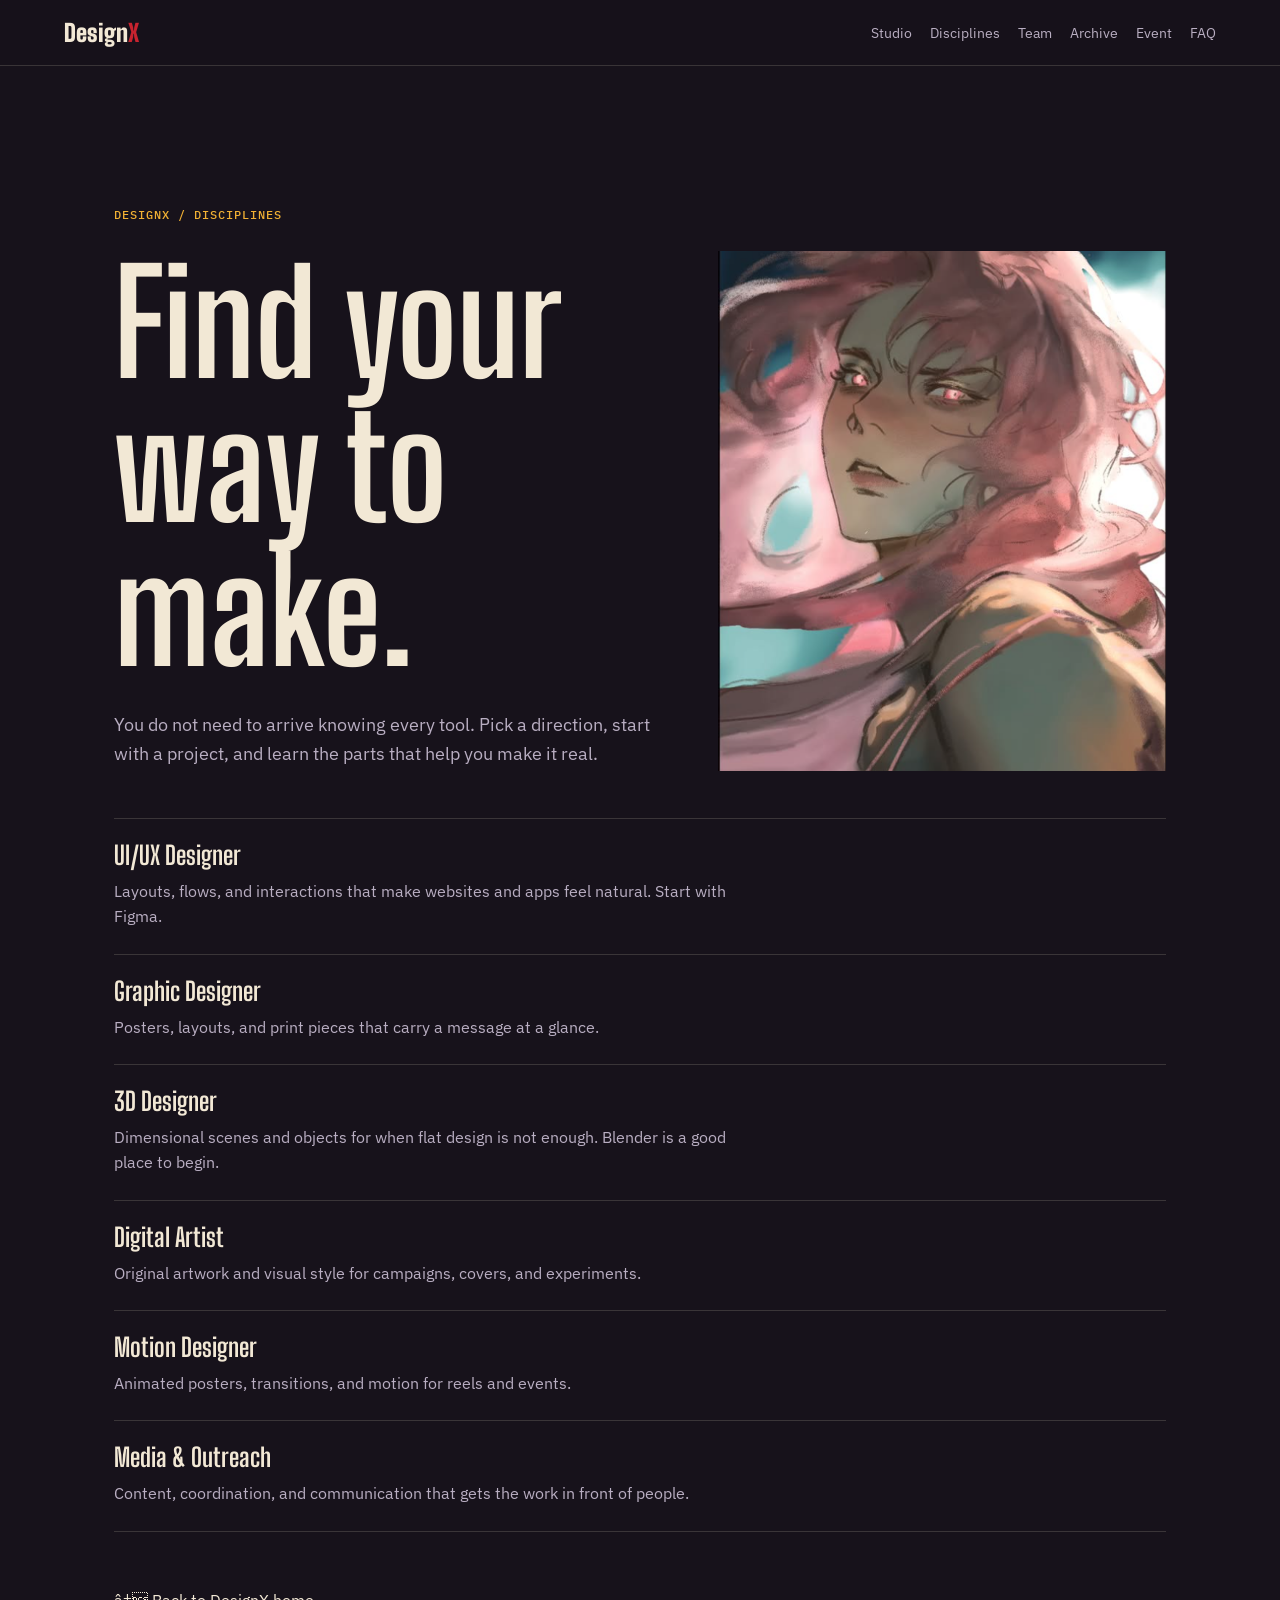
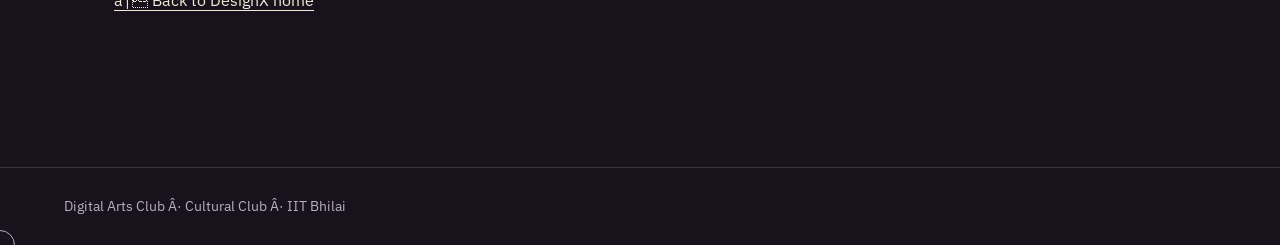
<file: disciplines.html>
﻿<!doctype html>
<html lang="en">
<head><meta charset="UTF-8"><meta name="viewport" content="width=device-width, initial-scale=1"><title>Disciplines | DesignX</title><link rel="preconnect" href="https://fonts.googleapis.com"><link rel="preconnect" href="https://fonts.gstatic.com" crossorigin><link href="https://fonts.googleapis.com/css2?family=Big+Shoulders+Display:wght@600;800;900&family=IBM+Plex+Sans:wght@400;500;600&family=IBM+Plex+Mono:wght@500&display=swap" rel="stylesheet"><link rel="stylesheet" href="pages.css"></head>
<body><header class="site-header"><a class="brand" href="index.html">Design<span class="x">X</span></a><nav class="nav" aria-label="Primary"><a href="studio.html">Studio</a><a href="disciplines.html">Disciplines</a><a href="team.html">Team</a><a href="archive.html">Archive</a><a href="event.html">Event</a><a href="faq.html">FAQ</a></nav></header><main><p class="eyebrow">DesignX / Disciplines</p><div class="page-intro-grid"><div><h1>Find your way to make.</h1><p class="intro">You do not need to arrive knowing every tool. Pick a direction, start with a project, and learn the parts that help you make it real.</p></div><img class="page-image" src="find.PNG" alt="DesignX creative disciplines"></div><div class="list"><article><h3>UI/UX Designer</h3><p>Layouts, flows, and interactions that make websites and apps feel natural. Start with Figma.</p></article><article><h3>Graphic Designer</h3><p>Posters, layouts, and print pieces that carry a message at a glance.</p></article><article><h3>3D Designer</h3><p>Dimensional scenes and objects for when flat design is not enough. Blender is a good place to begin.</p></article><article><h3>Digital Artist</h3><p>Original artwork and visual style for campaigns, covers, and experiments.</p></article><article><h3>Motion Designer</h3><p>Animated posters, transitions, and motion for reels and events.</p></article><article><h3>Media &amp; Outreach</h3><p>Content, coordination, and communication that gets the work in front of people.</p></article></div><a class="back" href="index.html">â† Back to DesignX home</a></main><footer class="site-footer">Digital Arts Club Â· Cultural Club Â· IIT Bhilai</footer></body>
<script src="designx-enhancements.js"></script>
</html>
</file>
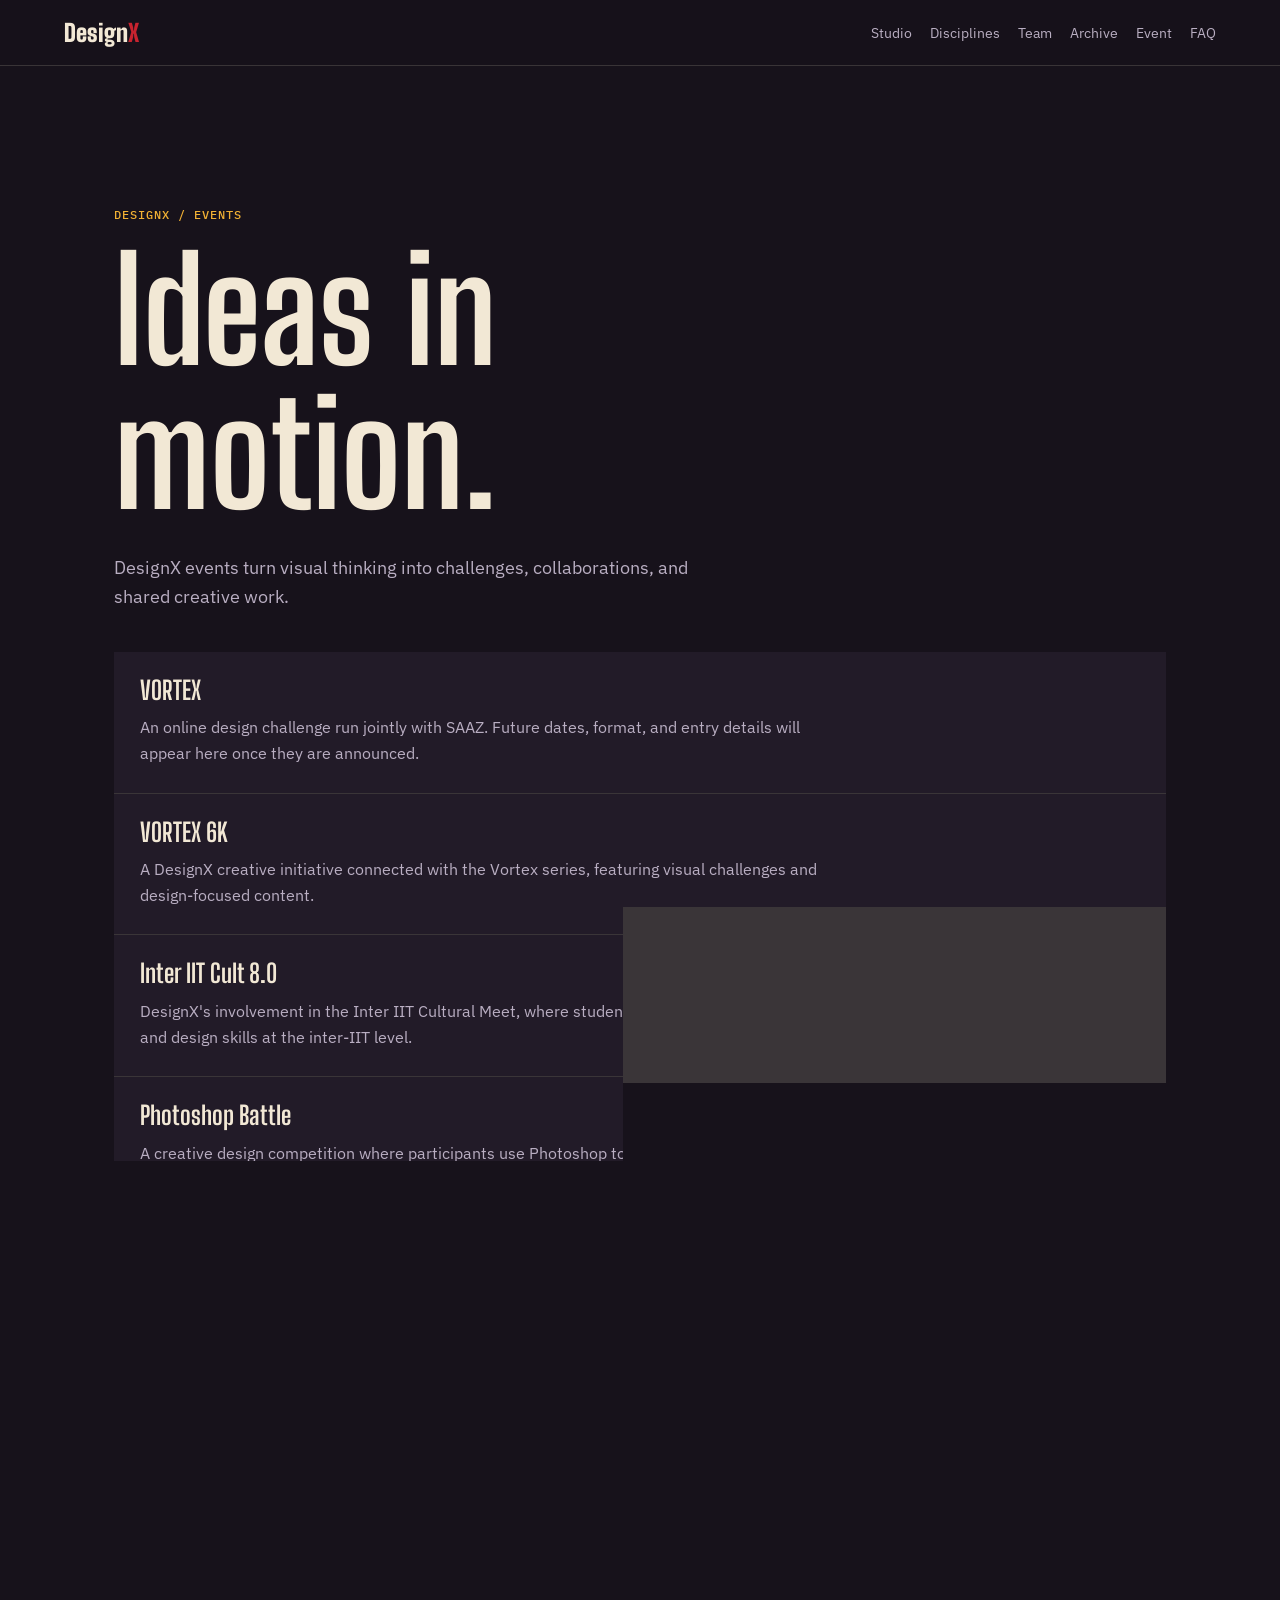
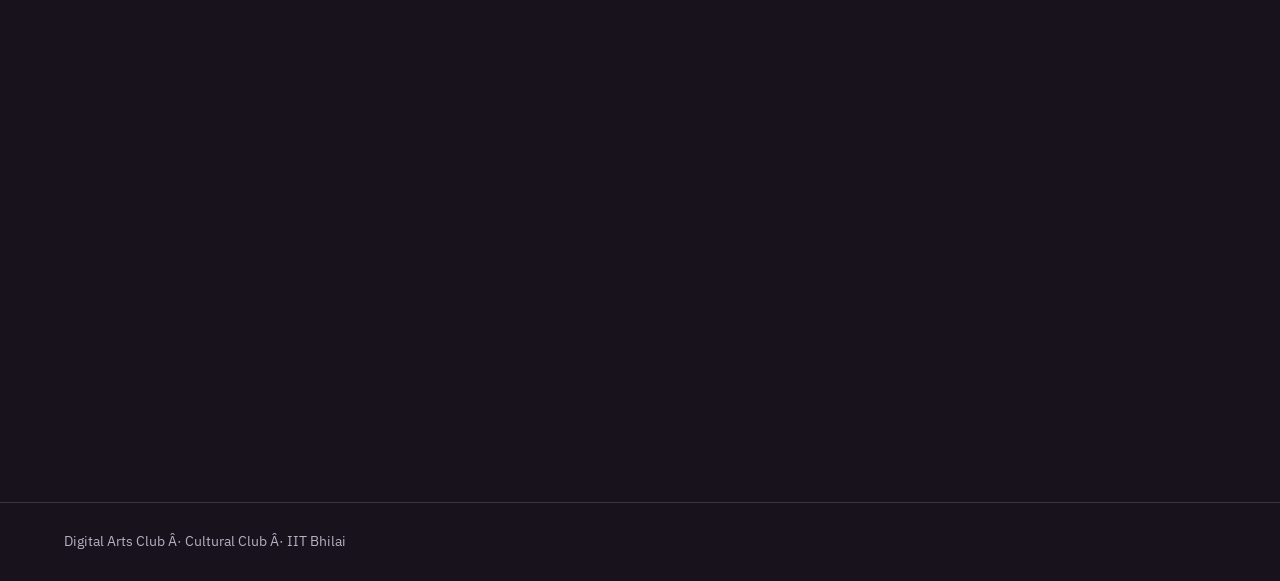
<file: event.html>
﻿<!doctype html>
<html lang="en">
<head><meta charset="UTF-8"><meta name="viewport" content="width=device-width, initial-scale=1"><title>Event | DesignX</title><link rel="preconnect" href="https://fonts.googleapis.com"><link rel="preconnect" href="https://fonts.gstatic.com" crossorigin><link href="https://fonts.googleapis.com/css2?family=Big+Shoulders+Display:wght@600;800;900&family=IBM+Plex+Sans:wght@400;500;600&family=IBM+Plex+Mono:wght@500&display=swap" rel="stylesheet"><link rel="stylesheet" href="pages.css"></head>
<body><header class="site-header"><a class="brand" href="index.html">Design<span class="x">X</span></a><nav class="nav" aria-label="Primary"><a href="studio.html">Studio</a><a href="disciplines.html">Disciplines</a><a href="team.html">Team</a><a href="archive.html">Archive</a><a href="event.html">Event</a><a href="faq.html">FAQ</a></nav></header><main><p class="eyebrow">DesignX / Events</p><h1>Ideas in motion.</h1><p class="intro">DesignX events turn visual thinking into challenges, collaborations, and shared creative work.</p><div class="event-list"><article class="event-item"><h3>VORTEX</h3><p>An online design challenge run jointly with SAAZ. Future dates, format, and entry details will appear here once they are announced.</p></article><article class="event-item"><h3>VORTEX 6K</h3><p>A DesignX creative initiative connected with the Vortex series, featuring visual challenges and design-focused content.</p></article><article class="event-item"><h3>Inter IIT Cult 8.0</h3><p>DesignX's involvement in the Inter IIT Cultural Meet, where students showcase their creative and design skills at the inter-IIT level.</p></article><article class="event-item"><h3>Photoshop Battle</h3><p>A creative design competition where participants use Photoshop to turn ideas into compelling visual compositions.</p></article><article class="event-item"><h3>Design Marathon</h3><p>A fast-paced design challenge that pushes participants to think creatively and produce designs within a limited time.</p></article><article class="event-item"><h3>Online Graphic Design</h3><p>An online design competition focused on creating original graphic designs and presenting creative ideas digitally.</p></article><article class="event-item"><h3>Design Beyond Boundaries</h3><p>A creative initiative encouraging students to explore design beyond conventional ideas and experiment with different visual styles.</p></article><article class="event-item"><h3>Design Forward</h3><p>A design-focused initiative that celebrates creativity, experimentation, and new ways of approaching visual design.</p></article></div><a class="back" href="https://www.instagram.com/designx_iitbhilai/" target="_blank" rel="noopener">Follow event updates on Instagram â†—</a><br><a class="back" href="index.html">â† Back to DesignX home</a></main><footer class="site-footer">Digital Arts Club Â· Cultural Club Â· IIT Bhilai</footer></body>
<script src="designx-enhancements.js"></script>
</html>
</file>
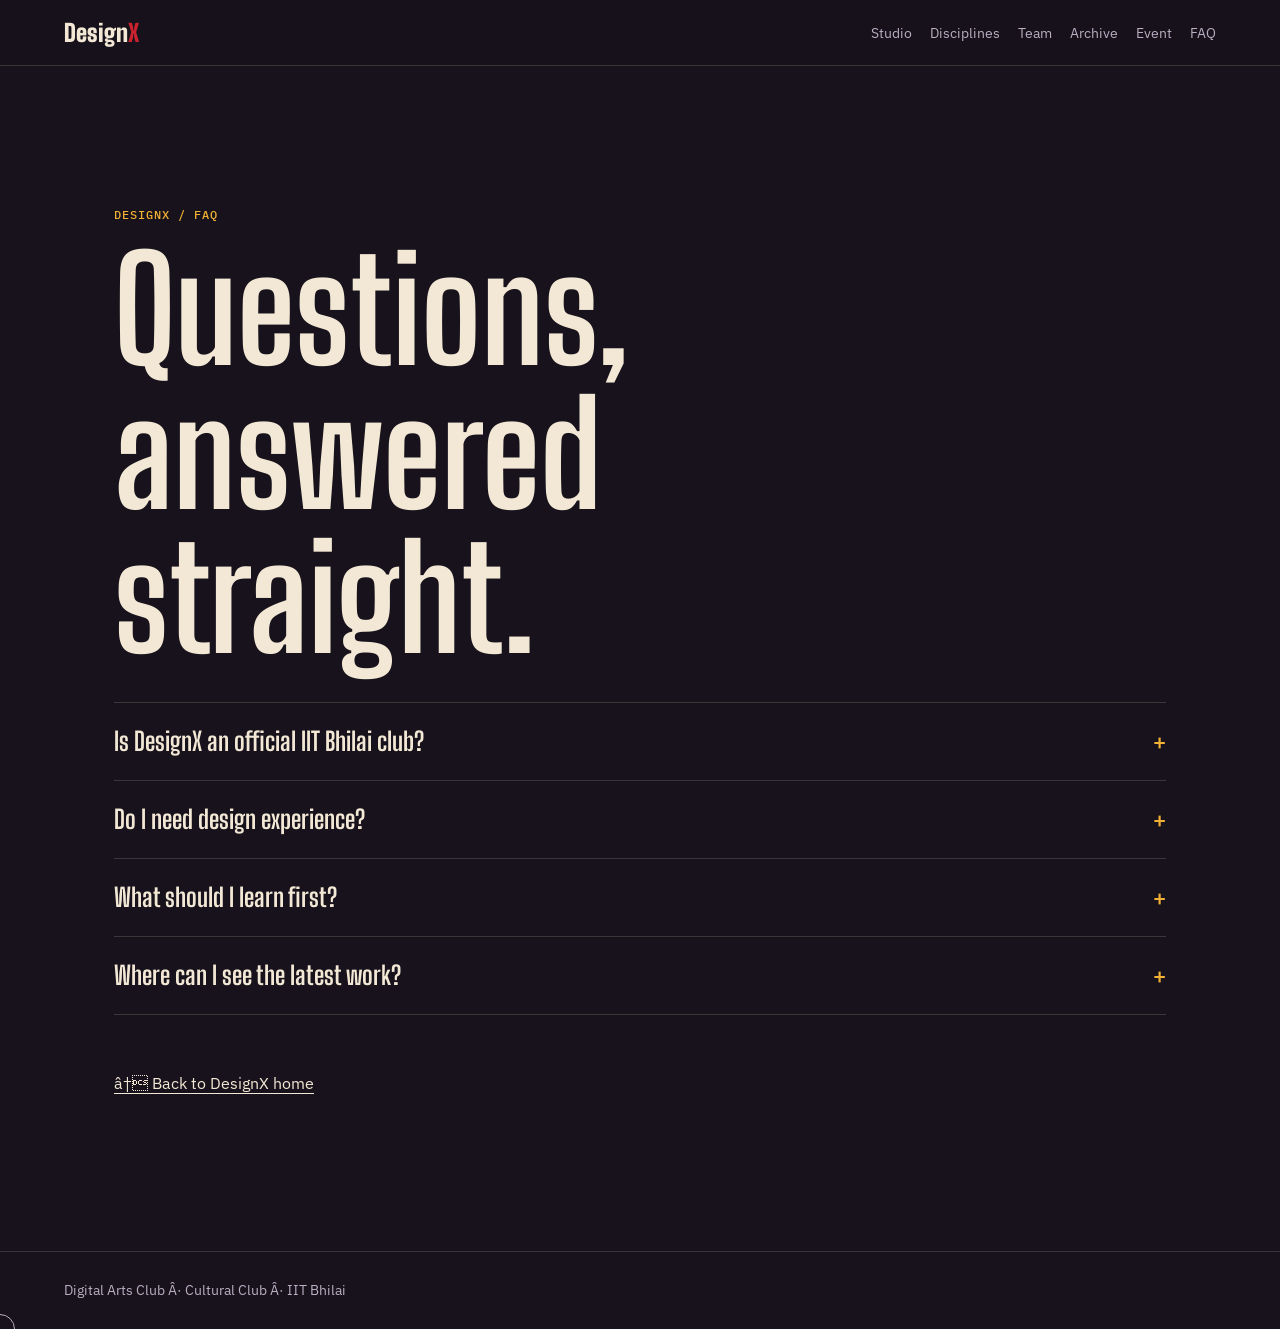
<file: faq.html>
﻿<!doctype html>
<html lang="en">
<head><meta charset="UTF-8"><meta name="viewport" content="width=device-width, initial-scale=1"><title>FAQ | DesignX</title><link rel="preconnect" href="https://fonts.googleapis.com"><link rel="preconnect" href="https://fonts.gstatic.com" crossorigin><link href="https://fonts.googleapis.com/css2?family=Big+Shoulders+Display:wght@600;800;900&family=IBM+Plex+Sans:wght@400;500;600&family=IBM+Plex+Mono:wght@500&display=swap" rel="stylesheet"><link rel="stylesheet" href="pages.css"></head>
<body><header class="site-header"><a class="brand" href="index.html">Design<span class="x">X</span></a><nav class="nav" aria-label="Primary"><a href="studio.html">Studio</a><a href="disciplines.html">Disciplines</a><a href="team.html">Team</a><a href="archive.html">Archive</a><a href="event.html">Event</a><a href="faq.html">FAQ</a></nav></header><main><p class="eyebrow">DesignX / FAQ</p><h1>Questions, answered straight.</h1><div class="list"><article><h3>Is DesignX an official IIT Bhilai club?</h3><p>Yes. It is registered under the Cultural Club.</p></article><article><h3>Do I need design experience?</h3><p>No. The club is as much about learning design as making it.</p></article><article><h3>What should I learn first?</h3><p>Start with the discipline that interests you. Figma, Photoshop, Illustrator, and Blender are useful starting points, but curiosity matters more than a tool list.</p></article><article><h3>Where can I see the latest work?</h3><p>Visit the DesignX Instagram for current posters, team updates, and event announcements.</p></article></div><a class="back" href="index.html">â† Back to DesignX home</a></main><footer class="site-footer">Digital Arts Club Â· Cultural Club Â· IIT Bhilai</footer></body>
<script src="designx-enhancements.js"></script>
</html>
</file>
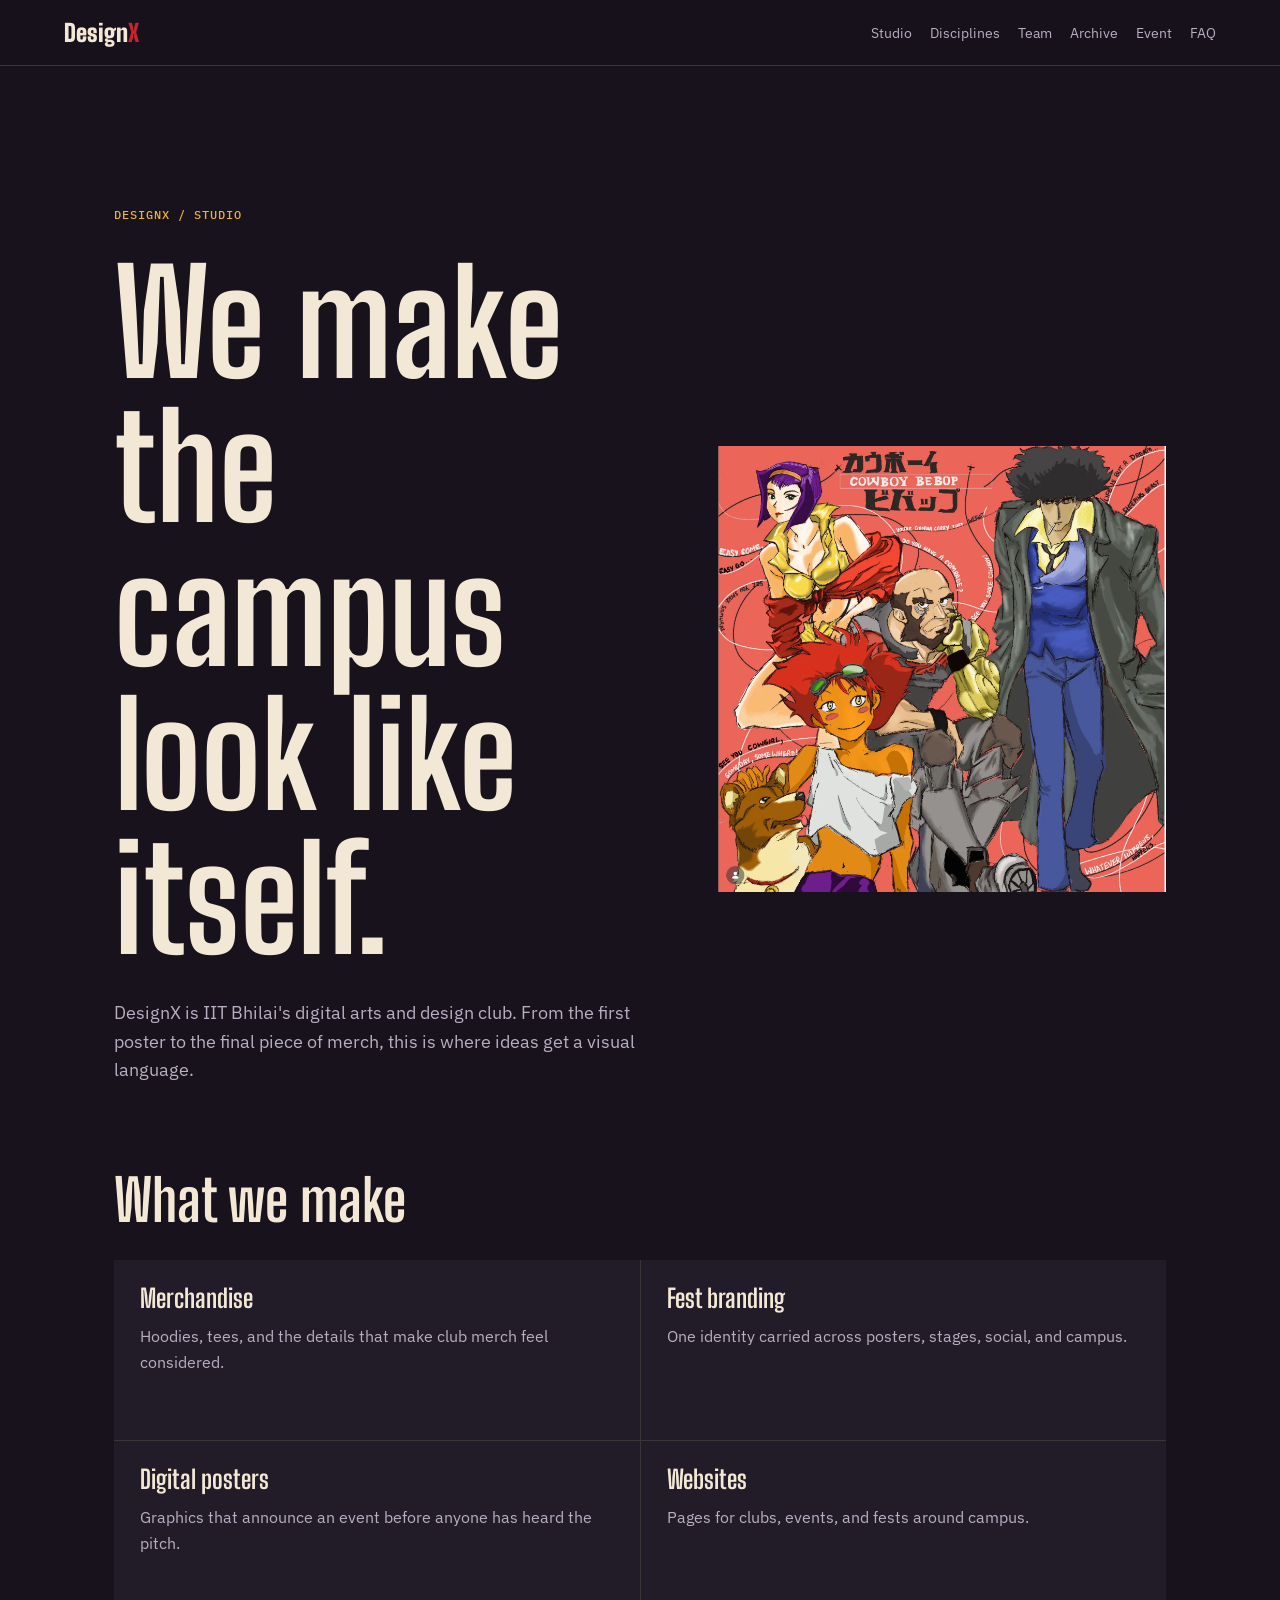
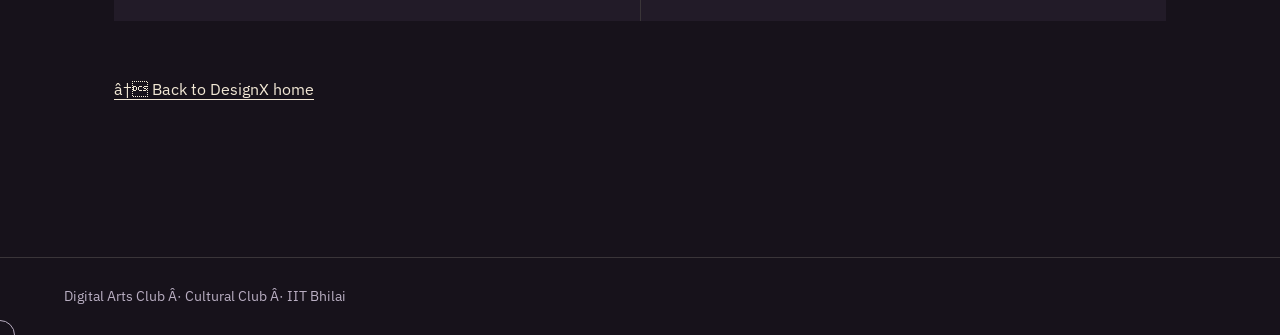
<file: studio.html>
﻿<!doctype html>
<html lang="en">
<head>
<meta charset="UTF-8">
<meta name="viewport" content="width=device-width, initial-scale=1">
<title>Studio | DesignX</title>
<link rel="preconnect" href="https://fonts.googleapis.com">
<link rel="preconnect" href="https://fonts.gstatic.com" crossorigin>
<link href="https://fonts.googleapis.com/css2?family=Big+Shoulders+Display:wght@600;800;900&family=IBM+Plex+Sans:wght@400;500;600&family=IBM+Plex+Mono:wght@500&display=swap" rel="stylesheet">
<link rel="stylesheet" href="pages.css">
</head>
<body>
<header class="site-header"><a class="brand" href="index.html">Design<span class="x">X</span></a><nav class="nav" aria-label="Primary"><a href="studio.html">Studio</a><a href="disciplines.html">Disciplines</a><a href="team.html">Team</a><a href="archive.html">Archive</a><a href="event.html">Event</a><a href="faq.html">FAQ</a></nav></header>
<main><p class="eyebrow">DesignX / Studio</p><div class="page-intro-grid"><div><h1>We make the campus look like itself.</h1><p class="intro">DesignX is IIT Bhilai's digital arts and design club. From the first poster to the final piece of merch, this is where ideas get a visual language.</p></div><img class="page-image" src="studioimage.PNG" alt="DesignX studio work"></div><h2>What we make</h2><div class="grid"><article class="card"><h3>Merchandise</h3><p>Hoodies, tees, and the details that make club merch feel considered.</p></article><article class="card"><h3>Fest branding</h3><p>One identity carried across posters, stages, social, and campus.</p></article><article class="card"><h3>Digital posters</h3><p>Graphics that announce an event before anyone has heard the pitch.</p></article><article class="card"><h3>Websites</h3><p>Pages for clubs, events, and fests around campus.</p></article></div><a class="back" href="index.html">â† Back to DesignX home</a></main><footer class="site-footer">Digital Arts Club Â· Cultural Club Â· IIT Bhilai</footer>
</body>
<script src="designx-enhancements.js"></script>
</html>
</file>
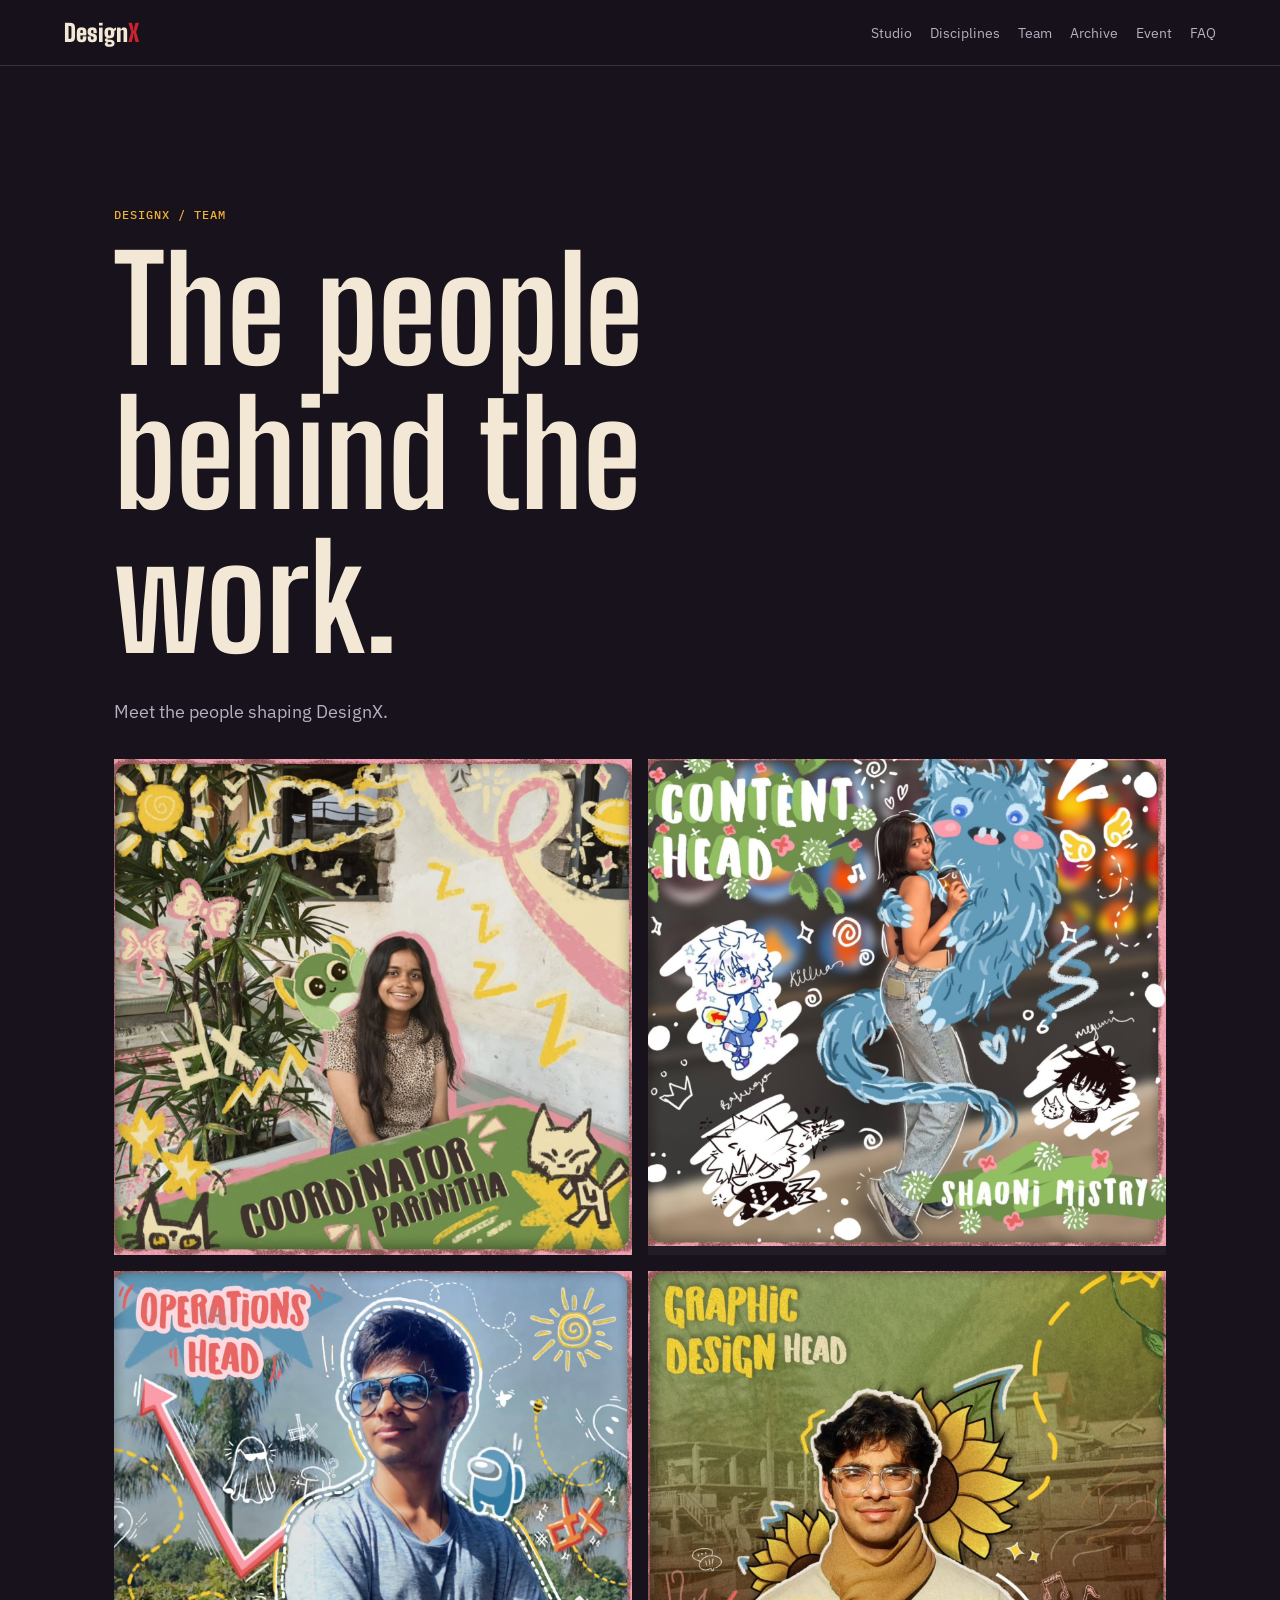
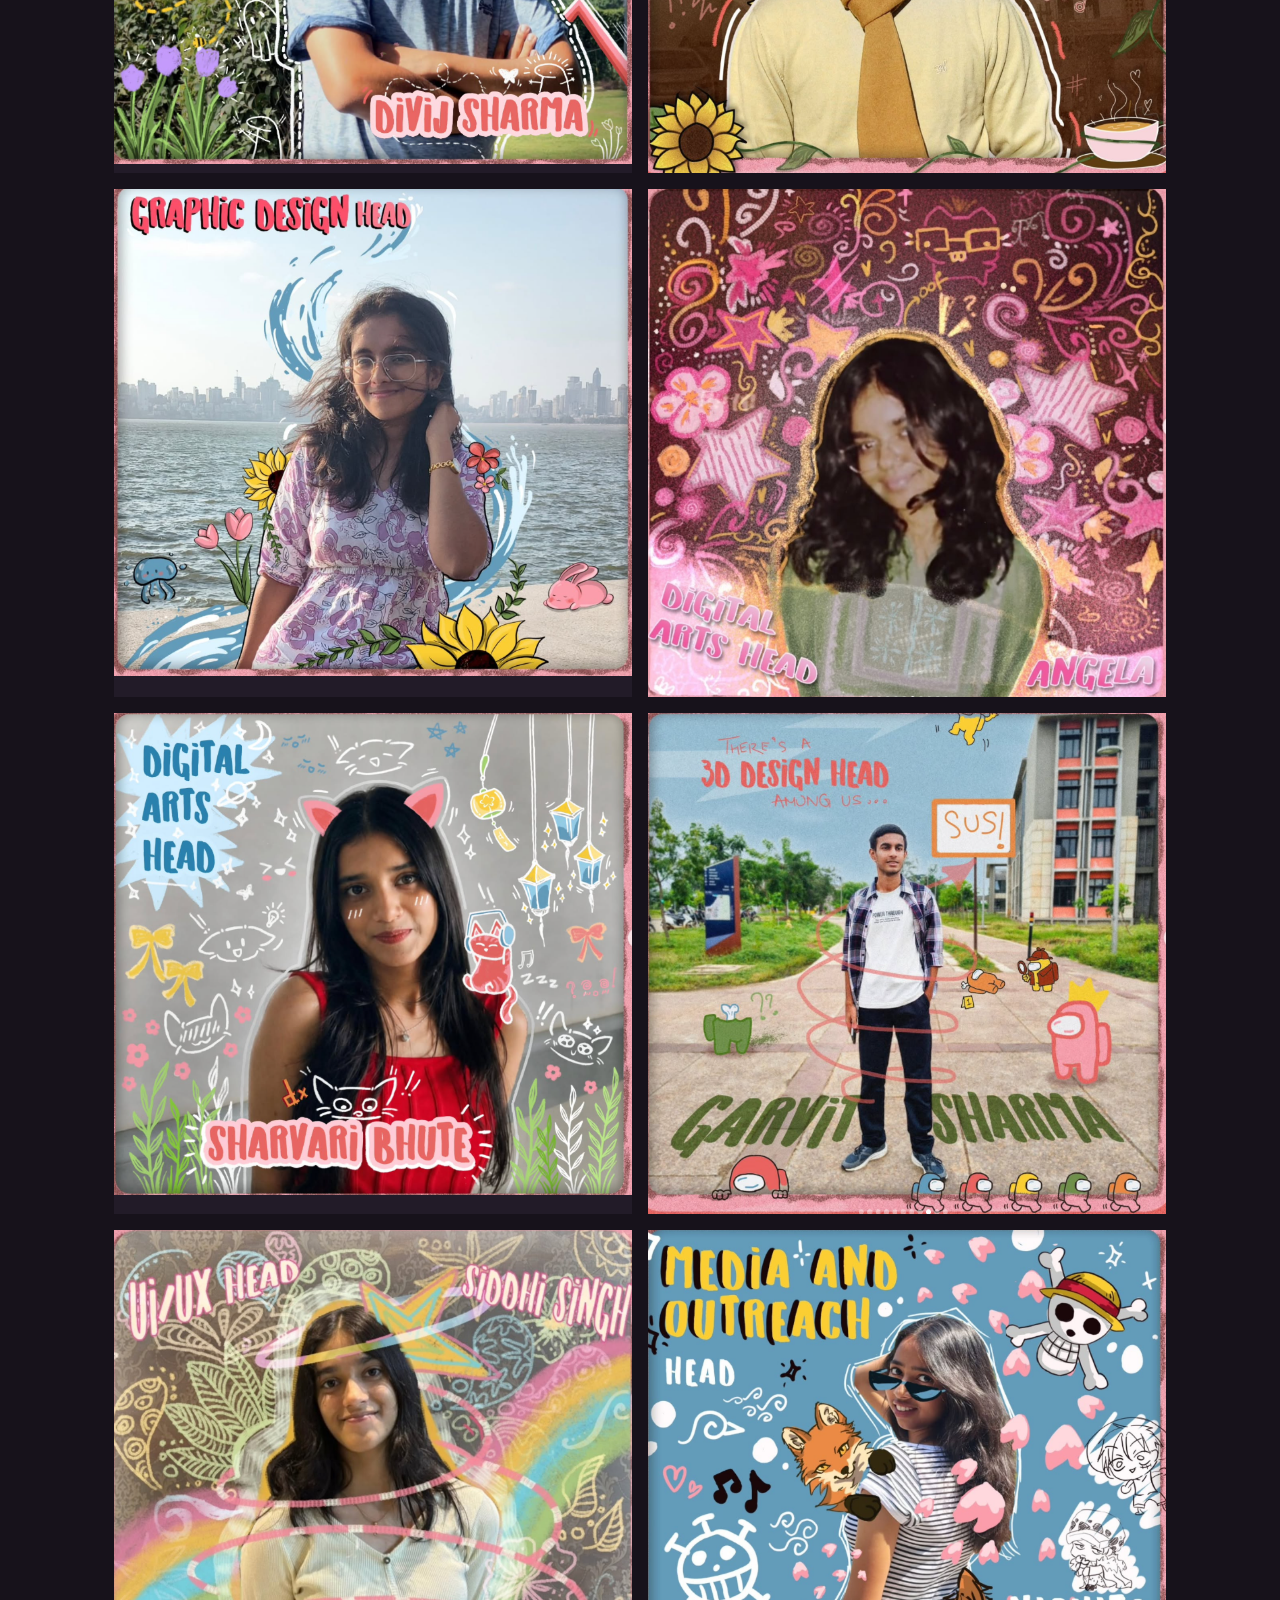
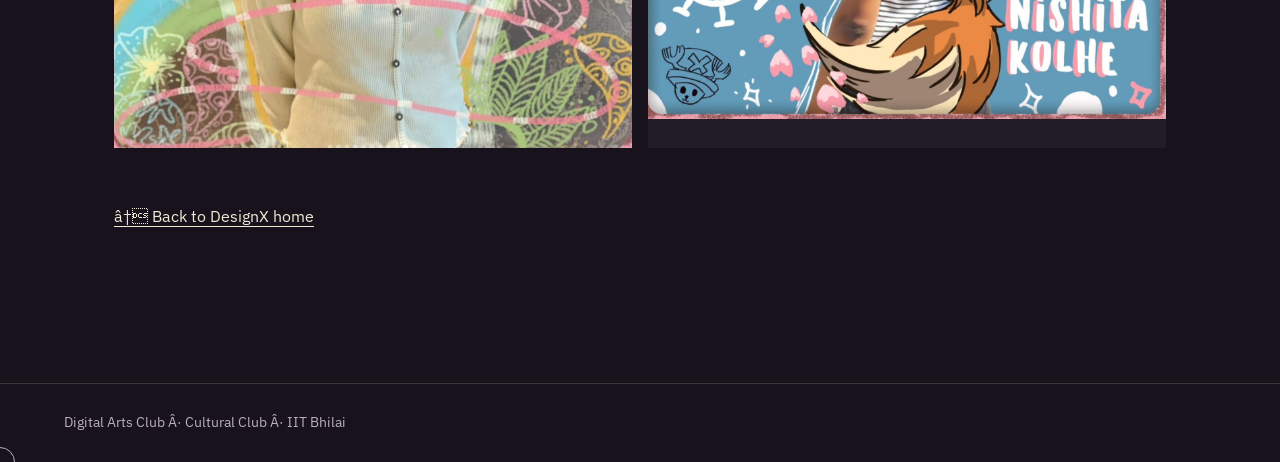
<file: team.html>
﻿<!doctype html>
<html lang="en">
<head><meta charset="UTF-8"><meta name="viewport" content="width=device-width, initial-scale=1"><title>Team | DesignX</title><link rel="preconnect" href="https://fonts.googleapis.com"><link rel="preconnect" href="https://fonts.gstatic.com" crossorigin><link href="https://fonts.googleapis.com/css2?family=Big+Shoulders+Display:wght@600;800;900&family=IBM+Plex+Sans:wght@400;500;600&family=IBM+Plex+Mono:wght@500&display=swap" rel="stylesheet"><link rel="stylesheet" href="pages.css"></head>
<body><header class="site-header"><a class="brand" href="index.html">Design<span class="x">X</span></a><nav class="nav" aria-label="Primary"><a href="studio.html">Studio</a><a href="disciplines.html">Disciplines</a><a href="team.html">Team</a><a href="archive.html">Archive</a><a href="event.html">Event</a><a href="faq.html">FAQ</a></nav></header><main><p class="eyebrow">DesignX / Team</p><h1>The people behind the work.</h1><p class="intro">Meet the people shaping DesignX.</p><div class="image-grid"><article class="image-card"><img src="images/Team members/1.PNG" alt="DesignX team member 1"></article><article class="image-card"><img src="images/Team members/2.PNG" alt="DesignX team member 2"></article><article class="image-card"><img src="images/Team members/3.PNG" alt="DesignX team member 3"></article><article class="image-card"><img src="images/Team members/4.PNG" alt="DesignX team member 4"></article><article class="image-card"><img src="images/Team members/5.PNG" alt="DesignX team member 5"></article><article class="image-card"><img src="images/Team members/6.PNG" alt="DesignX team member 6"></article><article class="image-card"><img src="images/Team members/7.PNG" alt="DesignX team member 7"></article><article class="image-card"><img src="images/Team members/8.PNG" alt="DesignX team member 8"></article><article class="image-card"><img src="images/Team members/9.PNG" alt="DesignX team member 9"></article><article class="image-card"><img src="images/Team members/10.PNG" alt="DesignX team member 10"></article></div><a class="back" href="index.html">â† Back to DesignX home</a></main><footer class="site-footer">Digital Arts Club Â· Cultural Club Â· IIT Bhilai</footer></body>
<script src="designx-enhancements.js"></script>
</html>
</file>
<file: enhancements.css>
:root { --enhance-ease: cubic-bezier(.22,.61,.36,1); }
body { opacity: 0; transition: opacity .45s var(--enhance-ease); }
body.page-ready { opacity: 1; }
body.page-leaving { opacity: 0; }
[data-enhance-reveal] { opacity: 0; transform: translateY(18px); transition: opacity .65s var(--enhance-ease), transform .65s var(--enhance-ease); }
[data-enhance-reveal].is-enhanced-visible { opacity: 1; transform: none; }
[data-magnetic] { transition: transform .35s var(--enhance-ease), background-color .25s var(--enhance-ease), border-color .25s var(--enhance-ease); }
.artwork-card, .image-card { position: relative; cursor: pointer; transition: transform .45s var(--enhance-ease), box-shadow .45s var(--enhance-ease); }
.artwork-card:hover, .artwork-card:focus-visible, .image-card:hover, .image-card:focus-visible { transform: translateY(-6px); box-shadow: 0 18px 34px rgba(23, 18, 27, .18); }
.artwork-card img, .image-card img { transition: transform .7s var(--enhance-ease), filter .45s var(--enhance-ease); }
.artwork-card:hover img, .image-card:hover img, .artwork-card:focus-visible img, .image-card:focus-visible img { transform: scale(1.035); filter: saturate(1.06); }
.gallery-caption { position: absolute; inset: auto 12px 12px; padding: 8px 10px; background: rgba(23,18,27,.86); color: var(--paper); font: 500 .68rem var(--mono); letter-spacing: .04em; opacity: 0; transform: translateY(8px); transition: opacity .3s var(--enhance-ease), transform .3s var(--enhance-ease); pointer-events: none; }
.artwork-card:hover .gallery-caption, .artwork-card:focus-visible .gallery-caption, .image-card:hover .gallery-caption, .image-card:focus-visible .gallery-caption { opacity: 1; transform: none; }
.card { transition: transform .4s var(--enhance-ease), background-color .35s var(--enhance-ease), box-shadow .4s var(--enhance-ease); }
.card:hover, .card:focus-within { transform: translateY(-4px) perspective(700px) rotateX(1deg); box-shadow: 0 14px 28px rgba(23,18,27,.18); }
.event-item { position: relative; cursor: pointer; transition: transform .35s var(--enhance-ease), background-color .35s var(--enhance-ease), padding-left .35s var(--enhance-ease); }
.event-item:hover, .event-item:focus-visible, .event-item.is-selected { transform: translateX(8px); background: #2c2333; padding-left: 34px; }
.event-item h3 { transition: transform .35s var(--enhance-ease), color .35s var(--enhance-ease); }
.event-item:hover h3, .event-item:focus-visible h3, .event-item.is-selected h3 { transform: translateX(5px); color: var(--sun); }
.faq-toggle { display: flex; width: 100%; align-items: center; justify-content: space-between; gap: 18px; padding: 0; border: 0; background: none; color: var(--paper); text-align: left; font: 700 1.6rem var(--display); line-height: 1; cursor: pointer; }
.faq-toggle::after { content: "+"; color: var(--sun); font: 500 1.4rem var(--mono); transition: transform .3s var(--enhance-ease); }
.list article.is-open .faq-toggle::after { transform: rotate(45deg); }
.list article p[hidden] { display: none; }
.artwork-lightbox { width: min(92vw, 1100px); max-width: none; padding: 28px; border: 1px solid rgba(242,232,213,.22); background: rgba(23,18,27,.98); color: var(--paper); }
.artwork-lightbox::backdrop { background: rgba(23,18,27,.82); backdrop-filter: blur(8px); }
.artwork-lightbox figure { display: grid; place-items: center; gap: 14px; margin: 0; }
.artwork-lightbox img { display: block; max-width: min(80vw, 820px); max-height: 72vh; width: auto; height: auto; object-fit: contain; }
.artwork-lightbox figcaption { color: var(--dim); font: 500 .78rem var(--mono); text-align: center; }
.artwork-lightbox button { border: 1px solid rgba(242,232,213,.24); background: transparent; color: var(--paper); padding: 9px 13px; cursor: pointer; transition: background-color .25s var(--enhance-ease), color .25s var(--enhance-ease); }
.artwork-lightbox button:hover, .artwork-lightbox button:focus-visible { background: var(--sun); color: var(--ink); }
.lightbox-close { position: absolute; top: 14px; right: 14px; }
.lightbox-prev, .lightbox-next { position: absolute; top: 50%; transform: translateY(-50%); }
.lightbox-prev { left: 14px; }
.lightbox-next { right: 14px; }
.enhanced-cursor-dot, .enhanced-cursor-ring { position: fixed; pointer-events: none; z-index: 999; border-radius: 50%; }
.enhanced-cursor-dot { width: 6px; height: 6px; background: var(--sun); }
.enhanced-cursor-ring { width: 30px; height: 30px; border: 1px solid var(--dim); transition: width .25s var(--enhance-ease), height .25s var(--enhance-ease), border-color .25s var(--enhance-ease), border-radius .25s var(--enhance-ease); }
.cursor-ring.is-view, .enhanced-cursor-ring.is-view { width: 58px; height: 28px; border-radius: 4px; border-color: var(--sun); }
.cursor-ring.is-view::after, .enhanced-cursor-ring.is-view::after { content: "VIEW"; position: absolute; inset: 0; display: grid; place-items: center; color: var(--sun); font: 500 .55rem var(--mono); letter-spacing: .08em; }
.horizontal-viewport { overflow: hidden; }
@media (min-width: 900px) {
  .horizontal-section { min-height: 165vh; }
  .horizontal-section .horizontal-viewport { position: sticky; top: 96px; }
  .artwork-grid[data-horizontal-gallery] { display: flex; width: max-content; gap: 24px; will-change: transform; }
  .artwork-grid[data-horizontal-gallery] .artwork-card { width: clamp(240px, 28vw, 360px); flex: 0 0 auto; }
}
@media (prefers-reduced-motion: reduce) {
  body, body.page-ready, body.page-leaving, [data-enhance-reveal], [data-enhance-reveal].is-enhanced-visible, .artwork-card, .image-card, .artwork-card img, .image-card img, .event-item, .event-item h3 { transition: none; transform: none; }
}
@media (max-width: 700px) {
  .artwork-lightbox { padding: 42px 14px 20px; }
  .artwork-lightbox img { max-width: 84vw; max-height: 64vh; }
  .lightbox-prev, .lightbox-next { position: static; transform: none; margin: 12px 4px 0; }
}
</file>
<file: pages.css>
@import url("enhancements.css");

:root {
  --ink: #17121b;
  --ink-2: #221b28;
  --paper: #f2e8d5;
  --red: #c8232f;
  --sun: #f2b134;
  --dim: #b9aec2;
  --display: "Big Shoulders Display", sans-serif;
  --body: "IBM Plex Sans", sans-serif;
  --mono: "IBM Plex Mono", monospace;
}
* { box-sizing: border-box; }
html, body { margin: 0; min-height: 100%; background: var(--ink); color: var(--paper); }
body { font-family: var(--body); line-height: 1.6; }
a { color: inherit; }
.site-header { position: sticky; top: 0; z-index: 2; display: flex; align-items: center; justify-content: space-between; gap: 28px; padding: 18px 5vw; background: rgba(23, 18, 27, .96); border-bottom: 1px solid rgba(242, 232, 213, .16); }
.brand { font: 900 1.5rem var(--display); text-decoration: none; white-space: nowrap; }
.brand .x { color: var(--red); }
.nav { display: flex; flex-wrap: wrap; justify-content: flex-end; gap: 18px; font-size: .9rem; }
.nav a { text-decoration: none; color: var(--dim); }
.nav a:hover, .nav a:focus-visible, .back:hover, .back:focus-visible { color: var(--sun); }
main { max-width: 1180px; margin: 0 auto; padding: 10vw 5vw 12vw; }
.eyebrow { color: var(--sun); font: 500 .78rem var(--mono); letter-spacing: .08em; text-transform: uppercase; }
h1, h2, h3 { margin: 0; font-family: var(--display); line-height: 1; }
h1 { max-width: 10ch; margin-top: 16px; font-size: clamp(4rem, 13vw, 9rem); }
h2 { margin-top: 68px; font-size: clamp(2rem, 5vw, 3.6rem); }
h3 { font-size: 1.6rem; }
.intro { max-width: 54ch; margin-top: 28px; color: var(--dim); font-size: 1.12rem; }
.page-intro-grid { display: grid; grid-template-columns: 1fr; gap: 32px; align-items: center; }
.page-image { display: block; width: 100%; height: auto; max-height: 520px; object-fit: cover; background: var(--ink-2); }
@media (min-width: 760px) { .page-intro-grid { grid-template-columns: 1.1fr .9fr; gap: 56px; } }
.grid { display: grid; grid-template-columns: repeat(2, minmax(0, 1fr)); gap: 1px; margin-top: 32px; background: rgba(242, 232, 213, .16); }
.card { min-height: 180px; padding: 26px; background: var(--ink-2); }
.card p { margin: 12px 0 0; color: var(--dim); }
.image-grid { display: grid; grid-template-columns: repeat(2, minmax(0, 1fr)); gap: 16px; margin-top: 32px; }
.image-card { overflow: hidden; background: var(--ink-2); }
.image-card img { display: block; width: 100%; height: auto; }
.list { margin-top: 32px; border-top: 1px solid rgba(242, 232, 213, .16); }
.list article { padding: 24px 0; border-bottom: 1px solid rgba(242, 232, 213, .16); }
.list p { max-width: 62ch; margin: 10px 0 0; color: var(--dim); }
.event-list { display: grid; gap: 1px; margin-top: 40px; background: rgba(242, 232, 213, .16); }
.event-item { padding: 26px; background: var(--ink-2); }
.event-item p { max-width: 70ch; margin: 12px 0 0; color: var(--dim); }
.back { display: inline-block; margin-top: 56px; color: var(--paper); text-underline-offset: 4px; }
.site-footer { padding: 28px 5vw; border-top: 1px solid rgba(242, 232, 213, .16); color: var(--dim); font-size: .85rem; }
@media (max-width: 700px) {
  .site-header { align-items: flex-start; flex-direction: column; gap: 12px; }
  .nav { justify-content: flex-start; gap: 10px 16px; }
  .grid { grid-template-columns: 1fr; }
  .image-grid { grid-template-columns: 1fr; }
  main { padding-top: 18vw; }
}
@media (prefers-reduced-motion: no-preference) {
  main { animation: enter .6s ease both; }
  @keyframes enter { from { opacity: 0; transform: translateY(14px); } to { opacity: 1; transform: none; } }
}
</file>
